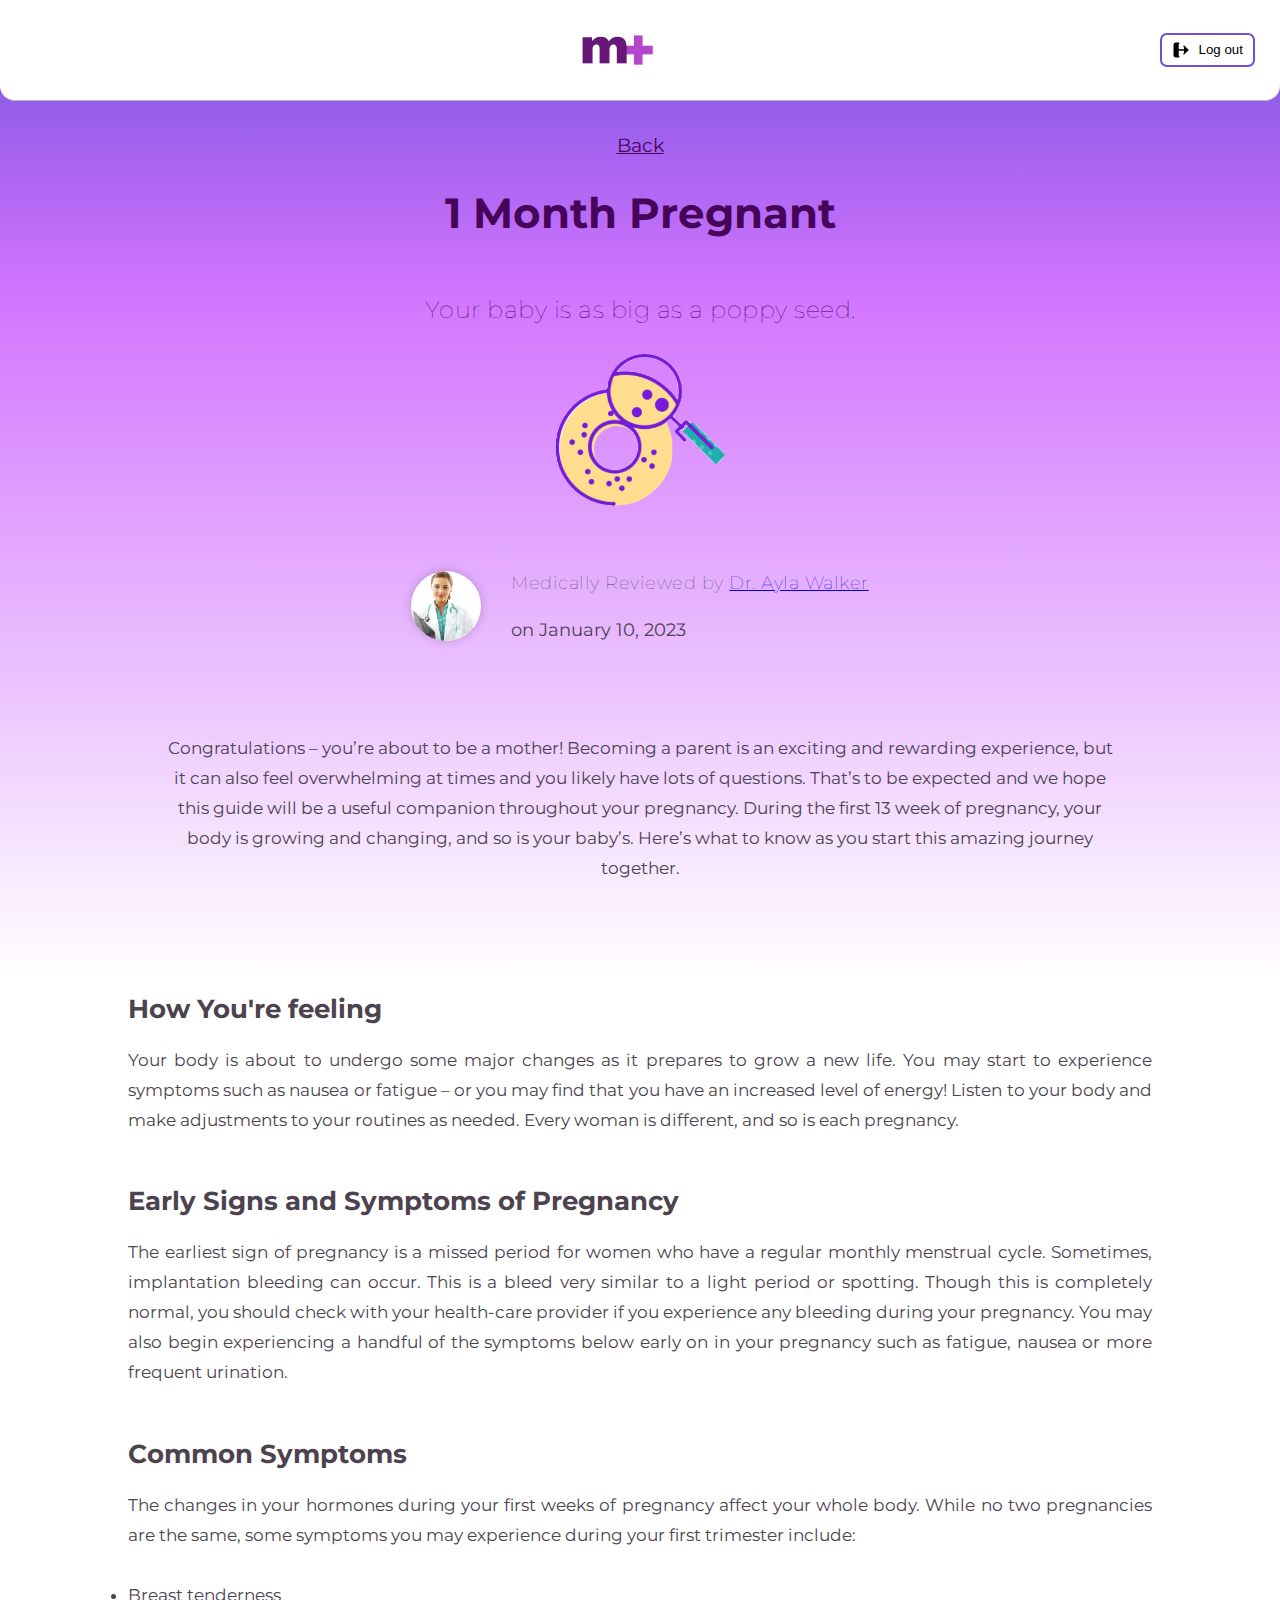
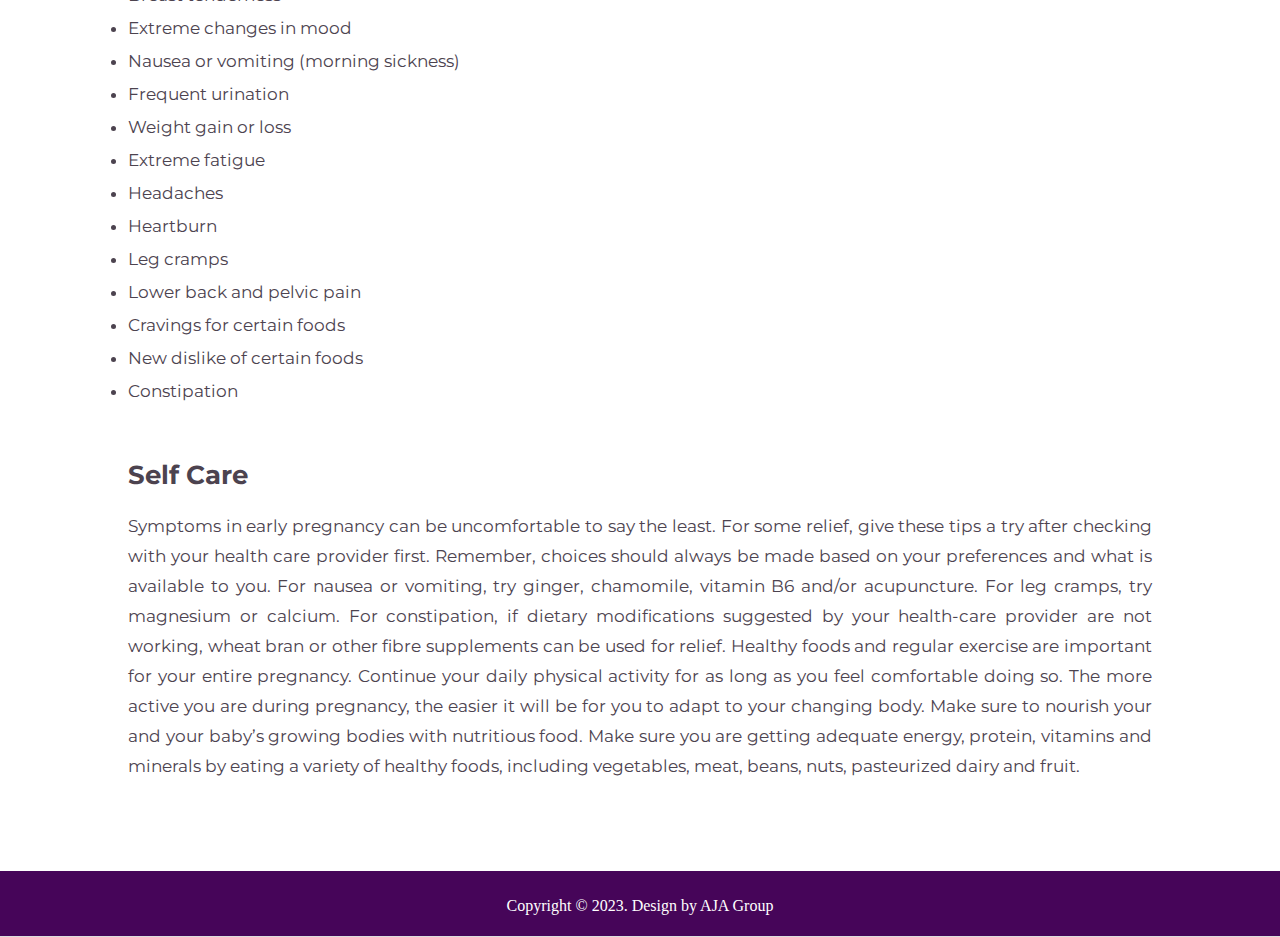
<file: index2-1.html>
<!DOCTYPE html>
<html lang="en">
<head>
      <meta charset="UTF-8">
      <meta http-equiv="X-UA-Compatible" content="IE=edge">
      <meta name="viewport" content="width=device-width, initial-scale=1.0">
      <title>Month 1 of Pregnancy</title>
      <link rel="stylesheet" href="css/style2-1.css">
      <link rel="stylesheet" href="https://cdnjs.cloudflare.com/ajax/libs/font-awesome/6.1.1/css/all.min.css" integrity="sha512-KfkfwYDsLkIlwQp6LFnl8zNdLGxu9YAA1QvwINks4PhcElQSvqcyVLLD9aMhXd13uQjoXtEKNosOWaZqXgel0g==" crossorigin="anonymous" referrerpolicy="no-referrer" />
</head>
<body>

  <!--=============================================
  =                NAVIGATION BAR                 =
  ==============================================-->
  <div class="wrapper site-header__wrapper">
    <nav class="nav">
      <div class="nav__toggle" aria-expanded="false" tabindex="0">
        <i class="fa-regular fa-bars"></i>
      </div>      
      <ul class="nav__wrapper">
        <span class="nav__item"><a href="index1.html">Home</a></span>
        <span class="nav__item"><a href="index2.html">Article Page</a></span>
        <span class="nav__item"><a href="index3.html">Due Date Calculator</a></span>
        <span class="nav__item"><a href="index4.html">Pregnancy BMI Calculator</a></span>
      </ul>
    </nav>
    <div class="logo-header">
      <img src="Assets/images/LOGO_.png">
    </div>
    <a href="index.html">
      <button class="signin-button" aria-label="Sign in">
        <svg xmlns="http://www.w3.org/2000/svg" width="24" height="24" viewBox="0 0 24 24" fill="none" stroke="currentColor" stroke-width="2" stroke-linecap="round" stroke-linejoin="round" class="feather feather-log-out"><path d="M9 21H5a2 2 0 0 1-2-2V5a2 2 0 0 1 2-2h4"></path><polyline points="16 17 21 12 16 7"></polyline><line x1="21" y1="12" x2="9" y2="12"></line></svg>
        <span>Log out</span>
      </button>
    </a>
</div>



  <!--=============================================
  =                ARTICLE HEADER                 =
  ==============================================-->
  <section class="post-header">
    <div class="post-container header-content">
      <!-- Back -->
      <a href="index2.html" class="back-home">Back</a>
      <!-- Title -->
      <h1 class="header-title">1 Month Pregnant</h1>
      <h3 class="header-desc">Your baby is as big as a poppy seed.</h3>
      <img src="Assets/images/months/one-2.png" alt="" class="header-img">
    </div>
  </section>

  <!--=============================================
  =                DOCTOR PROFILE                 =
  ==============================================-->
  <div class="wrapper-flex">
    <img src="Assets/images/doctor1.png" alt="" width="50" class="profile-wrapper">
    <div class="wrapper">
      <p class="h3">Medically Reviewed by <a href="#">Dr. Ayla Walker</a></p>
      <p class="text-sm">
        <time>on January 10, 2023</time>
      </p>
    </div>
  </div>
    
  <!--=============================================
  =                ARTICLE CONTENT                =
  ==============================================-->
  <div class="content">
    <div class="mid">
      Congratulations – you’re about to be a mother! Becoming a parent is an exciting and 
      rewarding experience, but it can also feel overwhelming at times and you likely have 
      lots of questions. That’s to be expected and we hope this guide will be a useful companion 
      throughout your pregnancy. During the first 13 week of pregnancy, your body is growing and 
      changing, and so is your baby’s. Here’s what to know as you start this amazing journey together.</div>
    <div class="text">
      <br><br>
      <h2>How You're feeling</h2>
      Your body is about to undergo some major changes as it prepares to grow a new life.
      You may start to experience symptoms such as nausea or fatigue – or you may find that 
      you have an increased level of energy! Listen to your body and make adjustments to your 
      routines as needed. Every woman is different, and so is each pregnancy.
      <br><br>
      <h2>Early Signs and Symptoms of Pregnancy</h2>
      The earliest sign of pregnancy is a missed period for women who have a regular monthly 
      menstrual cycle. Sometimes, implantation bleeding can occur. This is a bleed very 
      similar to a light period or spotting. Though this is completely normal, you should 
      check with your health-care provider if you experience any bleeding during your pregnancy.

      You may also begin experiencing a handful of the symptoms below early on in your 
      pregnancy such as fatigue, nausea or more frequent urination.
      <br><br>
      <h2>Common Symptoms</h2>
      The changes in your hormones during your first weeks of pregnancy affect your whole body. 
      While no two pregnancies are the same, some symptoms you may experience during your first 
      trimester include:<br><br>

      <li>Breast tenderness</li>
      <li>Extreme changes in mood</li>
      <li>Nausea or vomiting (morning sickness)</li>
      <li>Frequent urination</li>
      <li>Weight gain or loss</li>
      <li>Extreme fatigue</li>
      <li>Headaches</li>
      <li>Heartburn</li>
      <li>Leg cramps</li>
      <li>Lower back and pelvic pain</li>
      <li>Cravings for certain foods</li>
      <li>New dislike of certain foods</li>
      <li>Constipation</li>
      <br>
      <h2>Self Care</h2>
      Symptoms in early pregnancy can be uncomfortable to say the least. For some relief, 
      give these tips a try after checking with your health care provider first. Remember, 
      choices should always be made based on your preferences and what is available to you.

      For nausea or vomiting, try ginger, chamomile, vitamin B6 and/or acupuncture.
      For leg cramps, try magnesium or calcium.
      For constipation, if dietary modifications suggested by your health-care provider 
      are not working, wheat bran or other fibre supplements can be used for relief.
      Healthy foods and regular exercise are important for your entire pregnancy. 
      Continue your daily physical activity for as long as you feel comfortable doing so. 
      The more active you are during pregnancy, the easier it will be for you to adapt to 
      your changing body. Make sure to nourish your and your baby’s growing bodies with 
      nutritious food. Make sure you are getting adequate energy, protein, vitamins and 
      minerals by eating a variety of healthy foods, including vegetables, meat, beans, nuts, 
      pasteurized dairy and fruit.
      <br><br><br>
    </div>      
  </div>

  <!--=============================================
  =                    FOOTER                     =
  ==============================================-->
  <div id="footerwrap">
    <div class="container">
      <div class="footerwrap_row">
        <div class="col-md-8"> <span class="copyright">Copyright &copy; 2023. Design by AJA Group</a></span> </div>
        <div class="col-md-4">
      </div>
    </div>
  </div>

  <script src="js/script2-1.js"></script>
</body>
</html>
</file>
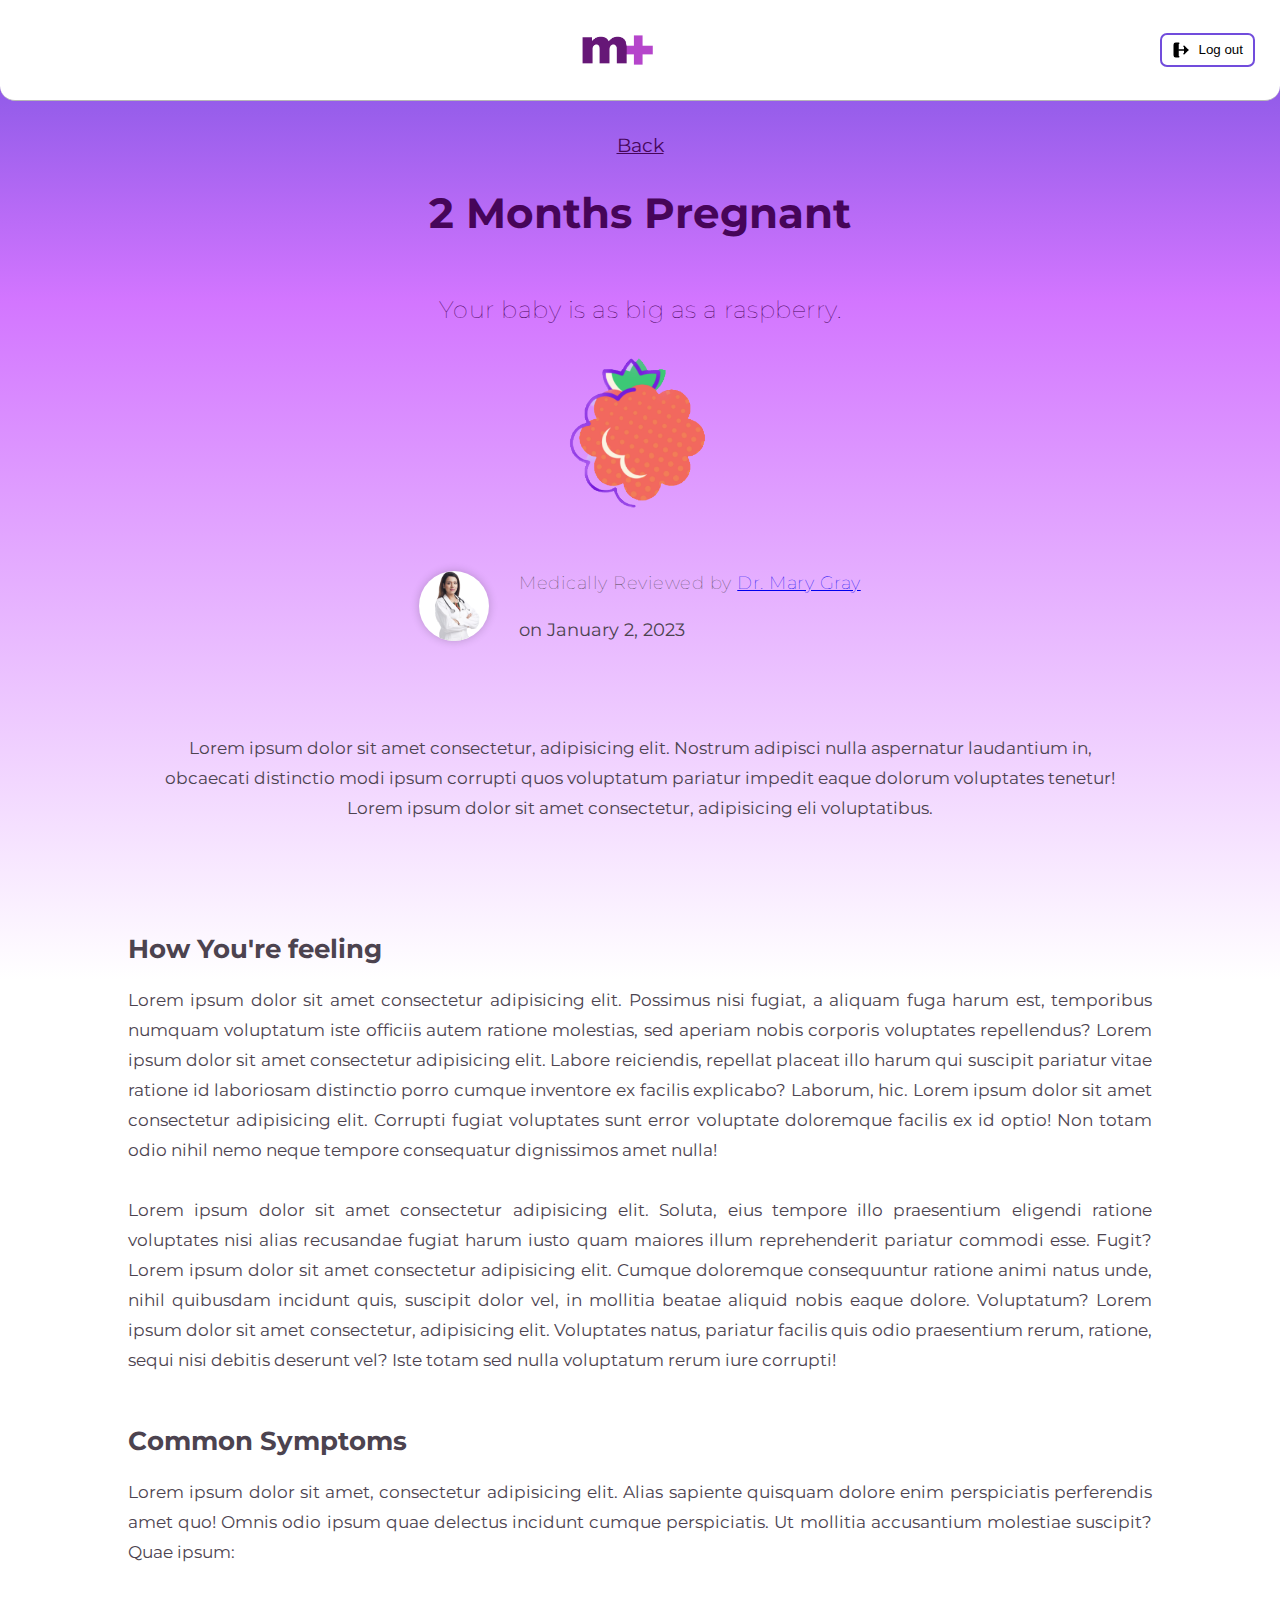
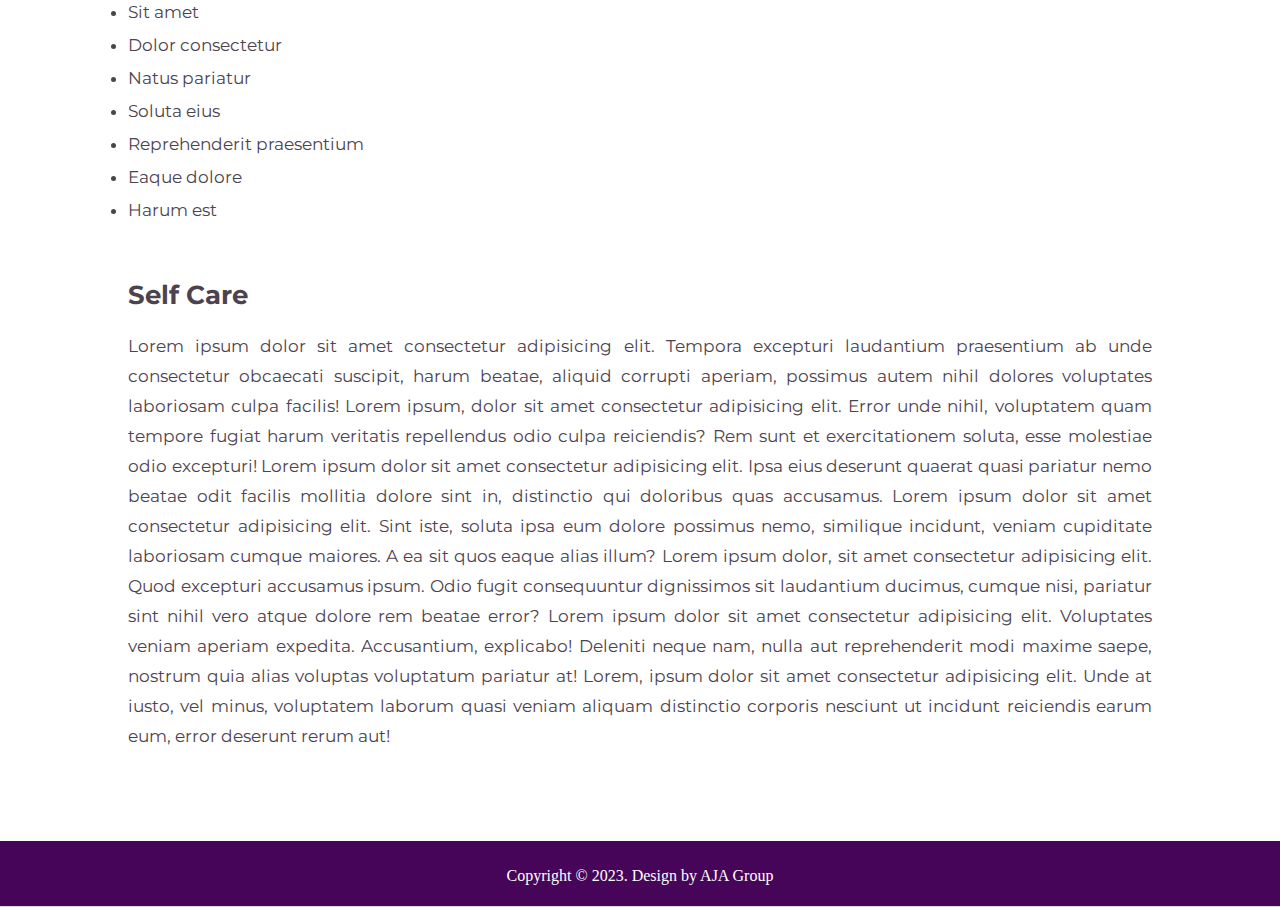
<file: index2-2.html>
<!DOCTYPE html>
<html lang="en">
<head>
      <meta charset="UTF-8">
      <meta http-equiv="X-UA-Compatible" content="IE=edge">
      <meta name="viewport" content="width=device-width, initial-scale=1.0">
      <title>Month 2 of Pregnancy</title>
      <link rel="stylesheet" href="css/style2-1.css">
      <link rel="stylesheet" href="https://cdnjs.cloudflare.com/ajax/libs/font-awesome/6.1.1/css/all.min.css" integrity="sha512-KfkfwYDsLkIlwQp6LFnl8zNdLGxu9YAA1QvwINks4PhcElQSvqcyVLLD9aMhXd13uQjoXtEKNosOWaZqXgel0g==" crossorigin="anonymous" referrerpolicy="no-referrer" />
</head>
<body>
  <!--=============================================
  =                NAVIGATION BAR                 =
  ==============================================-->
  <div class="wrapper site-header__wrapper">
    <nav class="nav">
      <div class="nav__toggle" aria-expanded="false" tabindex="0">
        <i class="fa-regular fa-bars"></i>
      </div>      
      <ul class="nav__wrapper">
        <span class="nav__item"><a href="index1.html">Home</a></span>
        <span class="nav__item"><a href="index2.html">Article Page</a></span>
        <span class="nav__item"><a href="index3.html">Due Date Calculator</a></span>
        <span class="nav__item"><a href="index4.html">BMI Calculator</a></span>
      </ul>
    </nav>
    <div class="logo-header">
      <img src="Assets/images/LOGO_.png">
    </div>
    <a href="index.html">
      <button class="signin-button" aria-label="Sign in">
        <svg xmlns="http://www.w3.org/2000/svg" width="24" height="24" viewBox="0 0 24 24" fill="none" stroke="currentColor" stroke-width="2" stroke-linecap="round" stroke-linejoin="round" class="feather feather-log-out"><path d="M9 21H5a2 2 0 0 1-2-2V5a2 2 0 0 1 2-2h4"></path><polyline points="16 17 21 12 16 7"></polyline><line x1="21" y1="12" x2="9" y2="12"></line></svg>
        <span>Log out</span>
      </button>
    </a>
</div>


  <!--=============================================
  =                ARTICLE HEADER                 =
  ==============================================-->
  <section class="post-header">
    <div class="post-container header-content">
      <!-- Back -->
      <a href="index2.html" class="back-home">Back</a>
      <!-- Title -->
      <h1 class="header-title">2 Months Pregnant</h1>
      <h3 class="header-desc">Your baby is as big as a raspberry.</h3>
      <img src="Assets/images/months/two-2.png" alt="" class="header-img">
    </div>
  </section>

  <!--=============================================
  =                DOCTOR PROFILE                 =
  ==============================================-->

  <div class="wrapper-flex">
    <img src="Assets/images/doctor2.png" alt="" width="50" class="profile-wrapper">

    <div class="wrapper">
      <p class="h3">Medically Reviewed by <a href="#">Dr. Mary Gray</a></p>

      <p class="text-sm">
        <time>on January 2, 2023</time>
      </p>
    </div>
  </div>
    
  <!--=============================================
  =                ARTICLE CONTENT                =
  ==============================================-->
  <div class="content">
    <div class="mid">
    Lorem ipsum dolor sit amet consectetur, adipisicing elit. Nostrum adipisci nulla aspernatur laudantium in, 
    obcaecati distinctio modi ipsum corrupti quos voluptatum pariatur impedit
    eaque dolorum voluptates tenetur! Lorem ipsum dolor sit amet consectetur, adipisicing eli voluptatibus.</div>
    <div class="text">
      <br><br>
      <h2>How You're feeling</h2>

      Lorem ipsum dolor sit amet consectetur adipisicing elit. Possimus nisi fugiat, a aliquam fuga 
      harum est, temporibus numquam voluptatum iste officiis autem ratione molestias, sed aperiam nobis 
      corporis voluptates repellendus? Lorem ipsum dolor sit amet consectetur adipisicing elit. Labore 
      reiciendis, repellat placeat illo harum qui suscipit pariatur vitae ratione id laboriosam distinctio 
      porro cumque inventore ex facilis explicabo? Laborum, hic. Lorem ipsum dolor sit amet consectetur 
      adipisicing elit. Corrupti fugiat voluptates sunt error voluptate doloremque facilis ex id optio!
      Non totam odio nihil nemo neque tempore consequatur dignissimos amet nulla!
      <br><br>

      Lorem ipsum dolor sit amet consectetur adipisicing elit. Soluta, eius tempore illo praesentium 
      eligendi ratione voluptates nisi alias recusandae fugiat harum iusto quam maiores illum reprehenderit 
      pariatur commodi esse. Fugit? Lorem ipsum dolor sit amet consectetur adipisicing elit. Cumque doloremque
      consequuntur ratione animi natus unde, nihil quibusdam incidunt quis, suscipit dolor vel, in mollitia 
      beatae aliquid nobis eaque dolore. Voluptatum?
      
      Lorem ipsum dolor sit amet consectetur, adipisicing elit. Voluptates natus, pariatur facilis quis 
      odio praesentium rerum, ratione, sequi nisi debitis deserunt vel? Iste totam sed nulla voluptatum rerum iure corrupti!
      <br><br>
      <h2>Common Symptoms</h2>
      Lorem ipsum dolor sit amet, consectetur adipisicing elit. Alias sapiente quisquam dolore enim perspiciatis perferendis 
      amet quo! Omnis odio ipsum quae delectus incidunt cumque perspiciatis. Ut mollitia accusantium molestiae suscipit?
      Quae ipsum:<br><br>

      <li>Sit amet</li>
      <li>Dolor consectetur</li>
      <li>Natus pariatur</li>
      <li>Soluta eius</li>
      <li>Reprehenderit praesentium</li>
      <li>Eaque dolore</li>
      <li>Harum est</li>
      <br>
      <h2>Self Care</h2>
      Lorem ipsum dolor sit amet consectetur adipisicing elit. Tempora excepturi laudantium 
      praesentium ab unde consectetur obcaecati suscipit, harum beatae, aliquid corrupti aperiam, 
      possimus autem nihil dolores voluptates laboriosam culpa facilis! Lorem ipsum, dolor sit amet 
      consectetur adipisicing elit. Error unde nihil, voluptatem quam tempore fugiat harum veritatis 
      repellendus odio culpa reiciendis? Rem sunt et exercitationem soluta, esse molestiae odio 
      excepturi! Lorem ipsum dolor sit amet consectetur adipisicing elit. Ipsa eius deserunt quaerat 
      quasi pariatur nemo beatae odit facilis mollitia dolore sint in, distinctio qui doloribus quas accusamus.

      Lorem ipsum dolor sit amet consectetur adipisicing elit. Sint iste, soluta ipsa eum dolore possimus nemo, 
      similique incidunt, veniam cupiditate laboriosam cumque maiores. A ea sit quos eaque alias illum? Lorem 
      ipsum dolor, sit amet consectetur adipisicing elit. Quod excepturi accusamus ipsum. Odio fugit consequuntur 
      dignissimos sit laudantium ducimus, cumque nisi, pariatur sint nihil vero atque dolore rem beatae error?
      Lorem ipsum dolor sit amet consectetur adipisicing elit. Voluptates veniam aperiam expedita. Accusantium, 
      explicabo! Deleniti neque nam, nulla aut reprehenderit modi maxime saepe, nostrum quia alias voluptas 
      voluptatum pariatur at! Lorem, ipsum dolor sit amet consectetur adipisicing elit. Unde at iusto, vel minus, 
      voluptatem laborum quasi veniam aliquam distinctio corporis nesciunt ut incidunt reiciendis earum eum, error 
      deserunt rerum aut!
      <br><br><br>
    </div>  
  </div>

  <!--=============================================
  =                    FOOTER                     =
  ==============================================-->
  <div id="footerwrap">
    <div class="container">
      <div class="footerwrap_row">
        <div class="col-md-8"> <span class="copyright">Copyright &copy; 2023. Design by AJA Group</a></span> </div>
        <div class="col-md-4">
      </div>
    </div>
  </div>
  
  <script src="js/script2-1.js"></script>
</body>
</html>
</file>
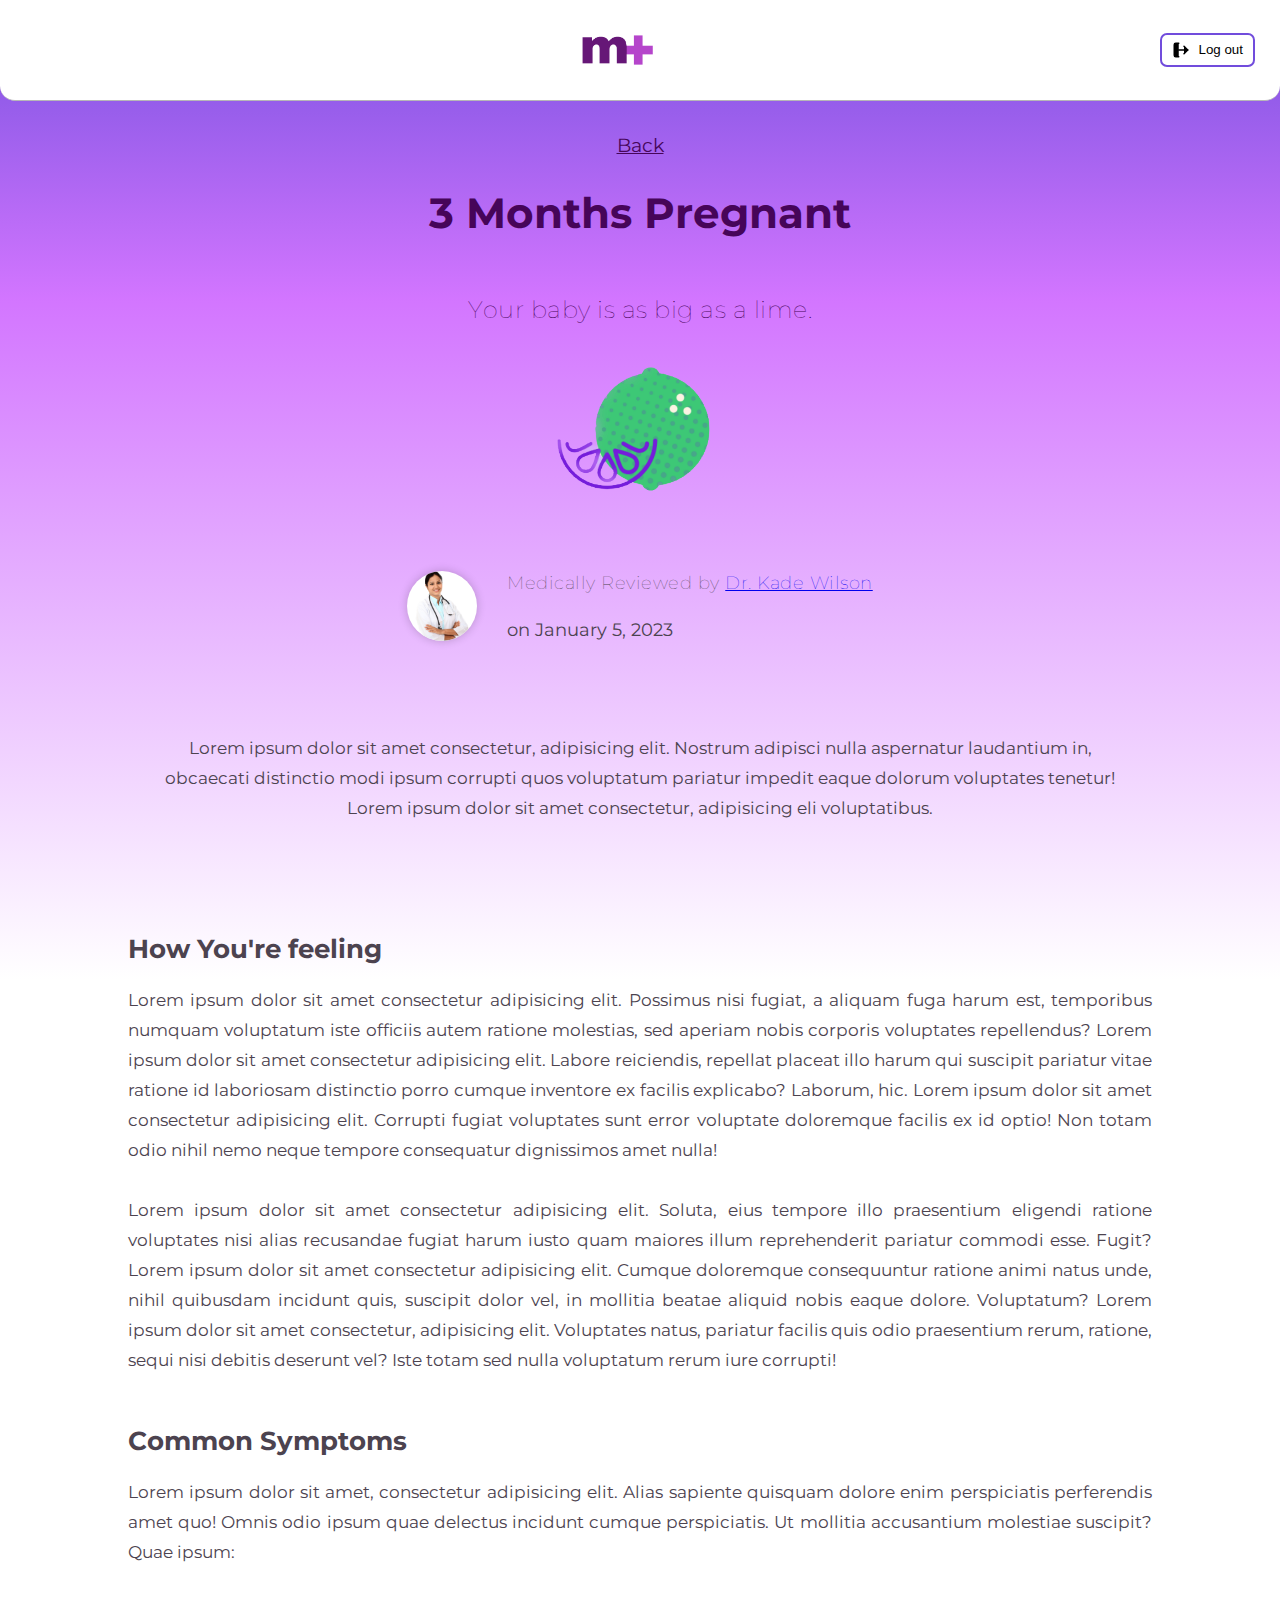
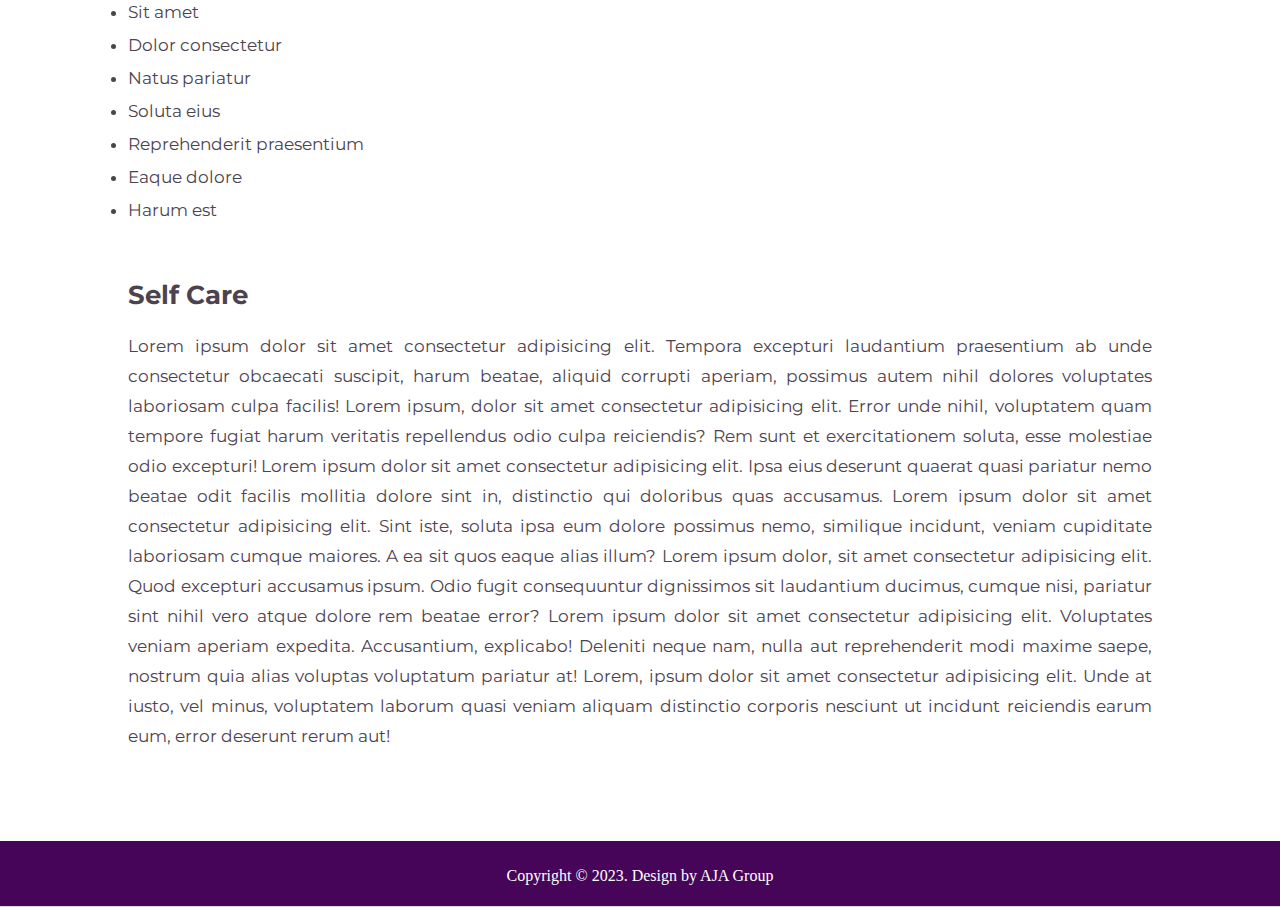
<file: index2-3.html>
<!DOCTYPE html>
<html lang="en">
<head>
  <meta charset="UTF-8">
  <meta http-equiv="X-UA-Compatible" content="IE=edge">
  <meta name="viewport" content="width=device-width, initial-scale=1.0">
  <title>Month 3 of Pregnancy</title>
  <link rel="stylesheet" href="css/style2-1.css">
  <link rel="stylesheet" href="https://cdnjs.cloudflare.com/ajax/libs/font-awesome/6.1.1/css/all.min.css" integrity="sha512-KfkfwYDsLkIlwQp6LFnl8zNdLGxu9YAA1QvwINks4PhcElQSvqcyVLLD9aMhXd13uQjoXtEKNosOWaZqXgel0g==" crossorigin="anonymous" referrerpolicy="no-referrer" />
</head>
<body>

  <!--=============================================
  =                NAVIGATION BAR                 =
  ==============================================-->
  <div class="wrapper site-header__wrapper">
    <nav class="nav">
      <div class="nav__toggle" aria-expanded="false" tabindex="0">
        <i class="fa-regular fa-bars"></i>
      </div>      
      <ul class="nav__wrapper">
        <span class="nav__item"><a href="index1.html">Home</a></span>
        <span class="nav__item"><a href="index2.html">Article Page</a></span>
        <span class="nav__item"><a href="index3.html">Due Date Calculator</a></span>
        <span class="nav__item"><a href="index4.html">BMI Calculator</a></span>
      </ul>
    </nav>
    <div class="logo-header">
      <img src="Assets/images/LOGO_.png">
    </div>
    <a href="index.html">
      <button class="signin-button" aria-label="Sign in">
        <svg xmlns="http://www.w3.org/2000/svg" width="24" height="24" viewBox="0 0 24 24" fill="none" stroke="currentColor" stroke-width="2" stroke-linecap="round" stroke-linejoin="round" class="feather feather-log-out"><path d="M9 21H5a2 2 0 0 1-2-2V5a2 2 0 0 1 2-2h4"></path><polyline points="16 17 21 12 16 7"></polyline><line x1="21" y1="12" x2="9" y2="12"></line></svg>
        <span>Log out</span>
      </button>
    </a>
</div>

  <!--=============================================
  =                ARTICLE HEADER                 =
  ==============================================-->
  <section class="post-header">
    <div class="post-container header-content">
      <!-- Back -->
      <a href="index2.html" class="back-home">Back</a>
      <!-- Title -->
      <h1 class="header-title">3 Months Pregnant</h1>
      <h3 class="header-desc">Your baby is as big as a lime.</h3>
      <img src="Assets/images/months/three-2.png" alt="" class="header-img">
    </div>
  </section>


  <!--=============================================
  =                DOCTOR PROFILE                 =
  ==============================================-->
  <div class="wrapper-flex">
    <img src="Assets/images/doctor3.png" alt="" width="50" class="profile-wrapper">
    <div class="wrapper">
      <p class="h3">Medically Reviewed by <a href="#">Dr. Kade Wilson</a></p>
      <p class="text-sm">
        <time>on January 5, 2023</time>
      </p>
    </div>
  </div>
  

  <!--=============================================
  =                ARTICLE CONTENT                =
  ==============================================-->
  <div class="content">
    <div class="mid">
    Lorem ipsum dolor sit amet consectetur, adipisicing elit. Nostrum adipisci nulla aspernatur laudantium in, 
    obcaecati distinctio modi ipsum corrupti quos voluptatum pariatur impedit
    eaque dolorum voluptates tenetur! Lorem ipsum dolor sit amet consectetur, adipisicing eli voluptatibus.</div>
    <div class="text">
        <br><br>
        <h2>How You're feeling</h2>

        Lorem ipsum dolor sit amet consectetur adipisicing elit. Possimus nisi fugiat, a aliquam fuga 
        harum est, temporibus numquam voluptatum iste officiis autem ratione molestias, sed aperiam nobis 
        corporis voluptates repellendus? Lorem ipsum dolor sit amet consectetur adipisicing elit. Labore 
        reiciendis, repellat placeat illo harum qui suscipit pariatur vitae ratione id laboriosam distinctio 
        porro cumque inventore ex facilis explicabo? Laborum, hic. Lorem ipsum dolor sit amet consectetur 
        adipisicing elit. Corrupti fugiat voluptates sunt error voluptate doloremque facilis ex id optio!
        Non totam odio nihil nemo neque tempore consequatur dignissimos amet nulla!
        <br><br>

        Lorem ipsum dolor sit amet consectetur adipisicing elit. Soluta, eius tempore illo praesentium 
        eligendi ratione voluptates nisi alias recusandae fugiat harum iusto quam maiores illum reprehenderit 
        pariatur commodi esse. Fugit? Lorem ipsum dolor sit amet consectetur adipisicing elit. Cumque doloremque
        consequuntur ratione animi natus unde, nihil quibusdam incidunt quis, suscipit dolor vel, in mollitia 
        beatae aliquid nobis eaque dolore. Voluptatum?
        
        Lorem ipsum dolor sit amet consectetur, adipisicing elit. Voluptates natus, pariatur facilis quis 
        odio praesentium rerum, ratione, sequi nisi debitis deserunt vel? Iste totam sed nulla voluptatum rerum iure corrupti!
        <br><br>
        <h2>Common Symptoms</h2>
        Lorem ipsum dolor sit amet, consectetur adipisicing elit. Alias sapiente quisquam dolore enim perspiciatis perferendis 
        amet quo! Omnis odio ipsum quae delectus incidunt cumque perspiciatis. Ut mollitia accusantium molestiae suscipit?
        Quae ipsum:<br><br>

        <li>Sit amet</li>
        <li>Dolor consectetur</li>
        <li>Natus pariatur</li>
        <li>Soluta eius</li>
        <li>Reprehenderit praesentium</li>
        <li>Eaque dolore</li>
        <li>Harum est</li>
        <br>
        <h2>Self Care</h2>
        Lorem ipsum dolor sit amet consectetur adipisicing elit. Tempora excepturi laudantium 
        praesentium ab unde consectetur obcaecati suscipit, harum beatae, aliquid corrupti aperiam, 
        possimus autem nihil dolores voluptates laboriosam culpa facilis! Lorem ipsum, dolor sit amet 
        consectetur adipisicing elit. Error unde nihil, voluptatem quam tempore fugiat harum veritatis 
        repellendus odio culpa reiciendis? Rem sunt et exercitationem soluta, esse molestiae odio 
        excepturi! Lorem ipsum dolor sit amet consectetur adipisicing elit. Ipsa eius deserunt quaerat 
        quasi pariatur nemo beatae odit facilis mollitia dolore sint in, distinctio qui doloribus quas accusamus.

        Lorem ipsum dolor sit amet consectetur adipisicing elit. Sint iste, soluta ipsa eum dolore possimus nemo, 
        similique incidunt, veniam cupiditate laboriosam cumque maiores. A ea sit quos eaque alias illum? Lorem 
        ipsum dolor, sit amet consectetur adipisicing elit. Quod excepturi accusamus ipsum. Odio fugit consequuntur 
        dignissimos sit laudantium ducimus, cumque nisi, pariatur sint nihil vero atque dolore rem beatae error?
        Lorem ipsum dolor sit amet consectetur adipisicing elit. Voluptates veniam aperiam expedita. Accusantium, 
        explicabo! Deleniti neque nam, nulla aut reprehenderit modi maxime saepe, nostrum quia alias voluptas 
        voluptatum pariatur at! Lorem, ipsum dolor sit amet consectetur adipisicing elit. Unde at iusto, vel minus, 
        voluptatem laborum quasi veniam aliquam distinctio corporis nesciunt ut incidunt reiciendis earum eum, error 
        deserunt rerum aut!
        <br><br><br>
    </div> 
  </div>

  <!--=============================================
  =                    FOOTER                     =
  ==============================================-->
  <div id="footerwrap">
    <div class="container">
      <div class="footerwrap_row">
        <div class="col-md-8"> <span class="copyright">Copyright &copy; 2023. Design by AJA Group</a></span> </div>
        <div class="col-md-4">
      </div>
    </div>
  </div>

  <script src="js/script2-1.js"></script>
</body>
</html>
</file>
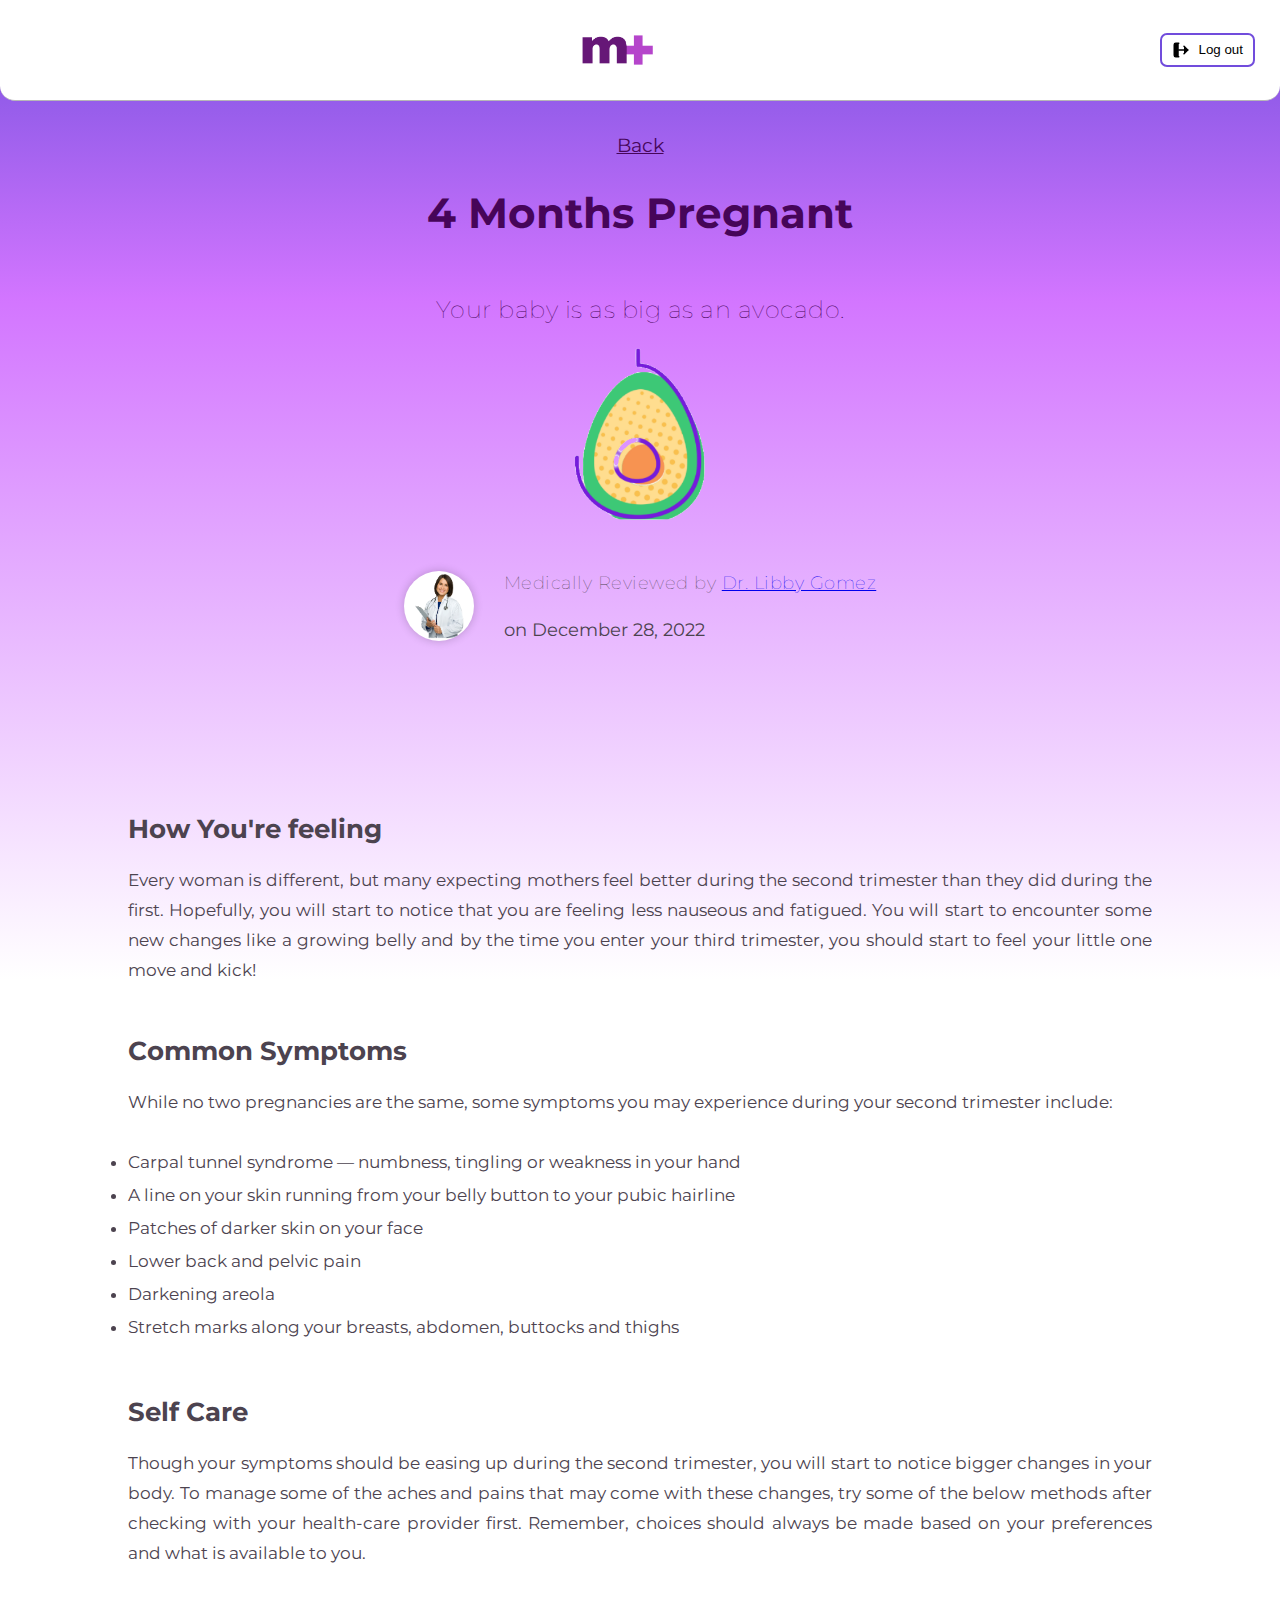
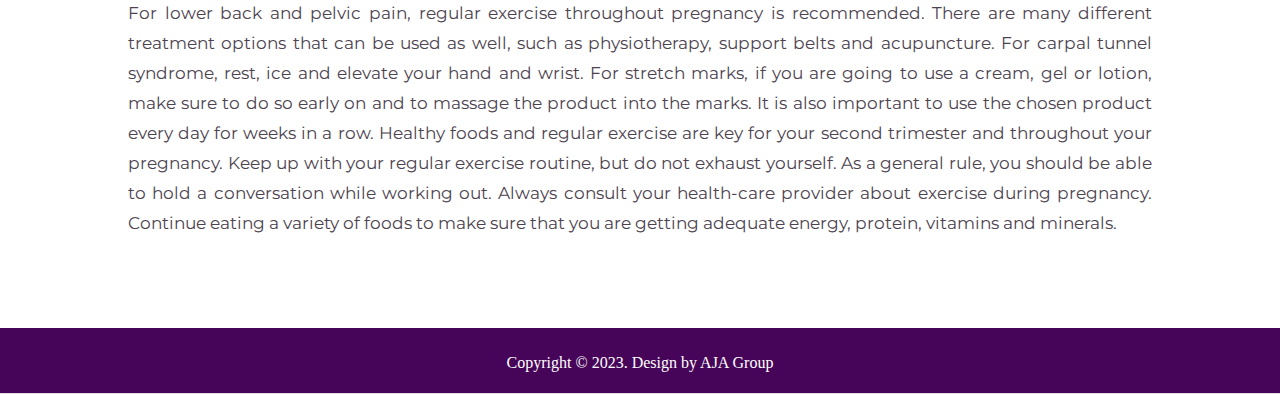
<file: index2-4.html>
<!DOCTYPE html>
<html lang="en">
<head>
  <meta charset="UTF-8">
  <meta http-equiv="X-UA-Compatible" content="IE=edge">
  <meta name="viewport" content="width=device-width, initial-scale=1.0">
  <title>Month 4 of Pregnancy</title>
  <link rel="stylesheet" href="css/style2-1.css">
  <link rel="stylesheet" href="https://cdnjs.cloudflare.com/ajax/libs/font-awesome/6.1.1/css/all.min.css" integrity="sha512-KfkfwYDsLkIlwQp6LFnl8zNdLGxu9YAA1QvwINks4PhcElQSvqcyVLLD9aMhXd13uQjoXtEKNosOWaZqXgel0g==" crossorigin="anonymous" referrerpolicy="no-referrer" />
</head>
<body>

  <!--=============================================
  =                NAVIGATION BAR                 =
  ==============================================-->
  <div class="wrapper site-header__wrapper">
    <nav class="nav">
      <div class="nav__toggle" aria-expanded="false" tabindex="0">
        <i class="fa-regular fa-bars"></i>
      </div>      
      <ul class="nav__wrapper">
        <span class="nav__item"><a href="index1.html">Home</a></span>
        <span class="nav__item"><a href="index2.html">Article Page</a></span>
        <span class="nav__item"><a href="index3.html">Due Date Calculator</a></span>
        <span class="nav__item"><a href="index4.html">BMI Calculator</a></span>
      </ul>
    </nav>
    <div class="logo-header">
      <img src="Assets/images/LOGO_.png">
    </div>
    <a href="index.html">
      <button class="signin-button" aria-label="Sign in">
        <svg xmlns="http://www.w3.org/2000/svg" width="24" height="24" viewBox="0 0 24 24" fill="none" stroke="currentColor" stroke-width="2" stroke-linecap="round" stroke-linejoin="round" class="feather feather-log-out"><path d="M9 21H5a2 2 0 0 1-2-2V5a2 2 0 0 1 2-2h4"></path><polyline points="16 17 21 12 16 7"></polyline><line x1="21" y1="12" x2="9" y2="12"></line></svg>
        <span>Log out</span>
      </button>
    </a>
</div>


  <!--=============================================
  =                ARTICLE HEADER                 =
  ==============================================-->
  <section class="post-header">
    <div class="post-container header-content">
      <!-- Back -->
      <a href="index2.html" class="back-home">Back</a>
      <!-- Title -->
      <h1 class="header-title">4 Months Pregnant</h1>
      <h3 class="header-desc">Your baby is as big as an avocado.</h3>
      <img src="Assets/images/months/four-2.png" alt="" class="header-img">
    </div>
  </section>

  <!--=============================================
  =                DOCTOR PROFILE                 =
  ==============================================-->
  <div class="wrapper-flex">
    <img src="Assets/images/doctor4.png" alt="" width="50" class="profile-wrapper">
    <div class="wrapper">
      <p class="h3">Medically Reviewed by <a href="#">Dr. Libby Gomez</a></p>
      <p class="text-sm">
        <time>on December 28, 2022</time>
      </p>
    </div>
  </div>
  
  <!--=============================================
  =                ARTICLE CONTENT                =
  ==============================================-->
  <div class="content">
    <div class="text">
        <br><br>
        <h2>How You're feeling</h2>
        Every woman is different, but many expecting mothers feel better during the 
        second trimester than they did during the first. Hopefully, you will start 
        to notice that you are feeling less nauseous and fatigued.

        You will start to encounter some new changes like a growing belly and by 
        the time you enter your third trimester, you should start to feel your 
        little one move and kick!
        <br><br>
        <h2>Common Symptoms</h2>
        While no two pregnancies are the same, some symptoms you may experience 
        during your second trimester include:<br><br>

        <li>Carpal tunnel syndrome — numbness, tingling or weakness in your hand</li>
        <li>A line on your skin running from your belly button to your pubic hairline</li>
        <li>Patches of darker skin on your face</li>
        <li>Lower back and pelvic pain</li>
        <li>Darkening areola</li>
        <li>Stretch marks along your breasts, abdomen, buttocks and thighs</li>
        <br>
        <h2>Self Care</h2>
        Though your symptoms should be easing up during the second trimester, 
        you will start to notice bigger changes in your body. To manage some of 
        the aches and pains that may come with these changes, try some of the 
        below methods after checking with your health-care provider first. 
        Remember, choices should always be made based on your preferences and 
        what is available to you.<br><br>
        
        For lower back and pelvic pain, regular exercise throughout pregnancy 
        is recommended. There are many different treatment options that can be 
        used as well, such as physiotherapy, support belts and acupuncture.
        For carpal tunnel syndrome, rest, ice and elevate your hand and wrist.
        For stretch marks, if you are going to use a cream, gel or lotion, make 
        sure to do so early on and to massage the product into the marks. 
        It is also important to use the chosen product every day for weeks in a row.
        Healthy foods and regular exercise are key for your second trimester 
        and throughout your pregnancy. Keep up with your regular exercise 
        routine, but do not exhaust yourself. As a general rule, you should 
        be able to hold a conversation while working out. Always consult your 
        health-care provider about exercise during pregnancy. Continue eating 
        a variety of foods to make sure that you are getting adequate energy, 
        protein, vitamins and minerals.
        <br><br><br>
    </div> 
  </div>

  <!--=============================================
  =                    FOOTER                     =
  ==============================================-->
  <div id="footerwrap">
    <div class="container">
      <div class="footerwrap_row">
        <div class="col-md-8"> <span class="copyright">Copyright &copy; 2023. Design by AJA Group</a></span> </div>
        <div class="col-md-4">
      </div>
    </div>
  </div>

  <script src="js/script2-1.js"></script>
</body>
</html>
</file>
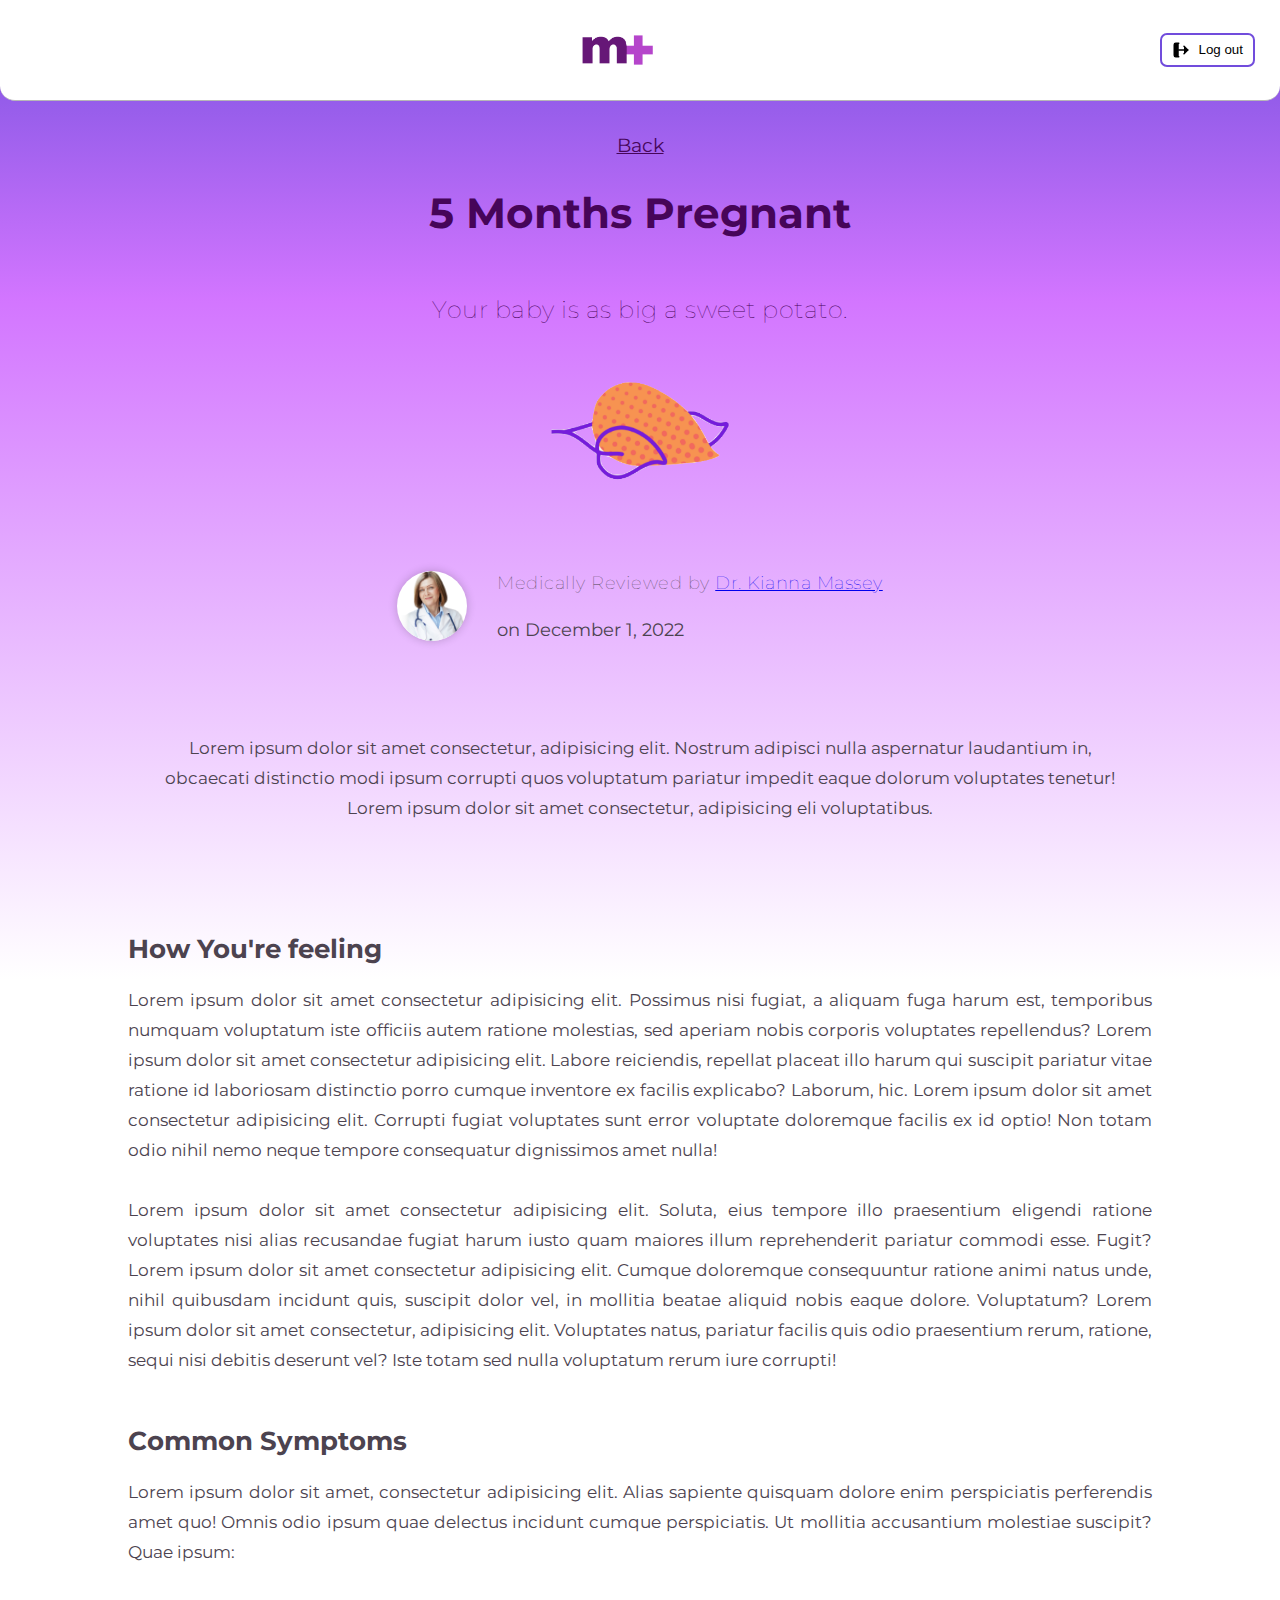
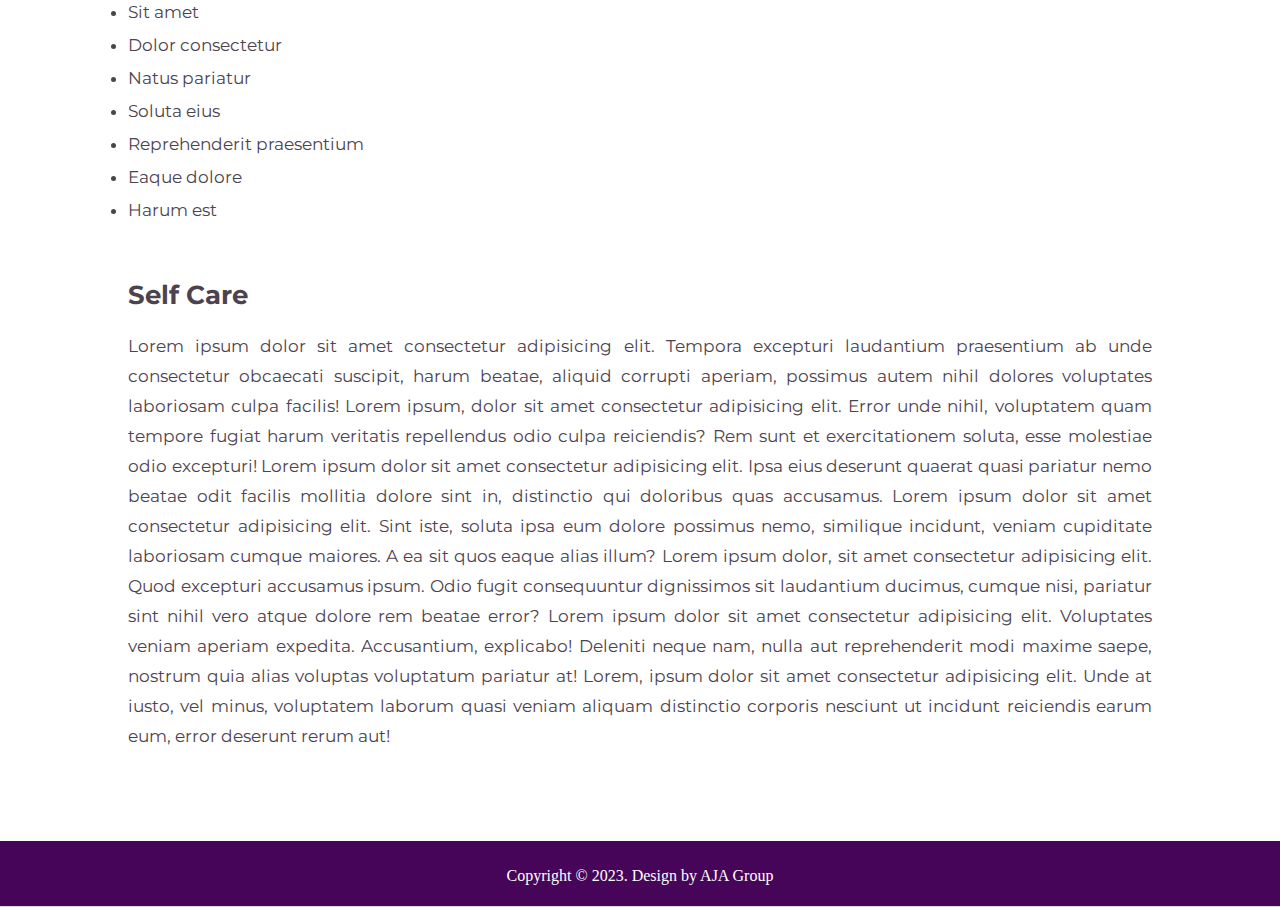
<file: index2-5.html>
<!DOCTYPE html>
<html lang="en">
<head>
  <meta charset="UTF-8">
  <meta http-equiv="X-UA-Compatible" content="IE=edge">
  <meta name="viewport" content="width=device-width, initial-scale=1.0">
  <title>Month 5 of Pregnancy</title>
  <link rel="stylesheet" href="css/style2-1.css">
  <link rel="stylesheet" href="https://cdnjs.cloudflare.com/ajax/libs/font-awesome/6.1.1/css/all.min.css" integrity="sha512-KfkfwYDsLkIlwQp6LFnl8zNdLGxu9YAA1QvwINks4PhcElQSvqcyVLLD9aMhXd13uQjoXtEKNosOWaZqXgel0g==" crossorigin="anonymous" referrerpolicy="no-referrer" />
</head>
<body>

  <!--=============================================
  =                NAVIGATION BAR                 =
  ==============================================-->
  <div class="wrapper site-header__wrapper">
    <nav class="nav">
      <div class="nav__toggle" aria-expanded="false" tabindex="0">
        <i class="fa-regular fa-bars"></i>
      </div>      
      <ul class="nav__wrapper">
        <span class="nav__item"><a href="index1.html">Home</a></span>
        <span class="nav__item"><a href="index2.html">Article Page</a></span>
        <span class="nav__item"><a href="index3.html">Due Date Calculator</a></span>
        <span class="nav__item"><a href="index4.html">BMI Calculator</a></span>
      </ul>
    </nav>
    <div class="logo-header">
      <img src="Assets/images/LOGO_.png">
    </div>
    <a href="index.html">
      <button class="signin-button" aria-label="Sign in">
        <svg xmlns="http://www.w3.org/2000/svg" width="24" height="24" viewBox="0 0 24 24" fill="none" stroke="currentColor" stroke-width="2" stroke-linecap="round" stroke-linejoin="round" class="feather feather-log-out"><path d="M9 21H5a2 2 0 0 1-2-2V5a2 2 0 0 1 2-2h4"></path><polyline points="16 17 21 12 16 7"></polyline><line x1="21" y1="12" x2="9" y2="12"></line></svg>
        <span>Log out</span>
      </button>
    </a>
</div>

  <!--=============================================
  =                ARTICLE HEADER                 =
  ==============================================-->
  <section class="post-header">
    <div class="post-container header-content">
      <!-- Back -->
      <a href="index2.html" class="back-home">Back</a>
      <!-- Title -->
      <h1 class="header-title">5 Months Pregnant</h1>
      <h3 class="header-desc">Your baby is as big a sweet potato.</h3>
      <img src="Assets/images/months/five-2.png" alt="" class="header-img">
    </div>
  </section>

  <!--=============================================
  =                DOCTOR PROFILE                 =
  ==============================================-->
  <div class="wrapper-flex">
    <img src="Assets/images/doctor5.png" alt="" width="50" class="profile-wrapper">
    <div class="wrapper">
      <p class="h3">Medically Reviewed by <a href="#">Dr. Kianna Massey</a></p>
      <p class="text-sm">
        <time>on December 1, 2022</time>
      </p>
    </div>
  </div>
      
  <!--=============================================
  =                ARTICLE CONTENT                =
  ==============================================-->
  <div class="content">
    <div class="mid">
        Lorem ipsum dolor sit amet consectetur, adipisicing elit. Nostrum adipisci nulla aspernatur laudantium in, 
        obcaecati distinctio modi ipsum corrupti quos voluptatum pariatur impedit
        eaque dolorum voluptates tenetur! Lorem ipsum dolor sit amet consectetur, adipisicing eli voluptatibus.</div>
    <div class="text">
        <br><br>
        <h2>How You're feeling</h2>

        Lorem ipsum dolor sit amet consectetur adipisicing elit. Possimus nisi fugiat, a aliquam fuga 
        harum est, temporibus numquam voluptatum iste officiis autem ratione molestias, sed aperiam nobis 
        corporis voluptates repellendus? Lorem ipsum dolor sit amet consectetur adipisicing elit. Labore 
        reiciendis, repellat placeat illo harum qui suscipit pariatur vitae ratione id laboriosam distinctio 
        porro cumque inventore ex facilis explicabo? Laborum, hic. Lorem ipsum dolor sit amet consectetur 
        adipisicing elit. Corrupti fugiat voluptates sunt error voluptate doloremque facilis ex id optio!
        Non totam odio nihil nemo neque tempore consequatur dignissimos amet nulla!
        <br><br>

        Lorem ipsum dolor sit amet consectetur adipisicing elit. Soluta, eius tempore illo praesentium 
        eligendi ratione voluptates nisi alias recusandae fugiat harum iusto quam maiores illum reprehenderit 
        pariatur commodi esse. Fugit? Lorem ipsum dolor sit amet consectetur adipisicing elit. Cumque doloremque
        consequuntur ratione animi natus unde, nihil quibusdam incidunt quis, suscipit dolor vel, in mollitia 
        beatae aliquid nobis eaque dolore. Voluptatum?
        
        Lorem ipsum dolor sit amet consectetur, adipisicing elit. Voluptates natus, pariatur facilis quis 
        odio praesentium rerum, ratione, sequi nisi debitis deserunt vel? Iste totam sed nulla voluptatum rerum iure corrupti!
        <br><br>
        <h2>Common Symptoms</h2>
        Lorem ipsum dolor sit amet, consectetur adipisicing elit. Alias sapiente quisquam dolore enim perspiciatis perferendis 
        amet quo! Omnis odio ipsum quae delectus incidunt cumque perspiciatis. Ut mollitia accusantium molestiae suscipit?
        Quae ipsum:<br><br>

        <li>Sit amet</li>
        <li>Dolor consectetur</li>
        <li>Natus pariatur</li>
        <li>Soluta eius</li>
        <li>Reprehenderit praesentium</li>
        <li>Eaque dolore</li>
        <li>Harum est</li>
        <br>
        <h2>Self Care</h2>
        Lorem ipsum dolor sit amet consectetur adipisicing elit. Tempora excepturi laudantium 
        praesentium ab unde consectetur obcaecati suscipit, harum beatae, aliquid corrupti aperiam, 
        possimus autem nihil dolores voluptates laboriosam culpa facilis! Lorem ipsum, dolor sit amet 
        consectetur adipisicing elit. Error unde nihil, voluptatem quam tempore fugiat harum veritatis 
        repellendus odio culpa reiciendis? Rem sunt et exercitationem soluta, esse molestiae odio 
        excepturi! Lorem ipsum dolor sit amet consectetur adipisicing elit. Ipsa eius deserunt quaerat 
        quasi pariatur nemo beatae odit facilis mollitia dolore sint in, distinctio qui doloribus quas accusamus.

        Lorem ipsum dolor sit amet consectetur adipisicing elit. Sint iste, soluta ipsa eum dolore possimus nemo, 
        similique incidunt, veniam cupiditate laboriosam cumque maiores. A ea sit quos eaque alias illum? Lorem 
        ipsum dolor, sit amet consectetur adipisicing elit. Quod excepturi accusamus ipsum. Odio fugit consequuntur 
        dignissimos sit laudantium ducimus, cumque nisi, pariatur sint nihil vero atque dolore rem beatae error?
        Lorem ipsum dolor sit amet consectetur adipisicing elit. Voluptates veniam aperiam expedita. Accusantium, 
        explicabo! Deleniti neque nam, nulla aut reprehenderit modi maxime saepe, nostrum quia alias voluptas 
        voluptatum pariatur at! Lorem, ipsum dolor sit amet consectetur adipisicing elit. Unde at iusto, vel minus, 
        voluptatem laborum quasi veniam aliquam distinctio corporis nesciunt ut incidunt reiciendis earum eum, error 
        deserunt rerum aut!
        <br><br><br>
    </div>   
  </div>


  <!--=============================================
  =                    FOOTER                     =
  ==============================================-->
  <div id="footerwrap">
    <div class="container">
      <div class="footerwrap_row">
        <div class="col-md-8"> <span class="copyright">Copyright &copy; 2023. Design by AJA Group</a></span> </div>
        <div class="col-md-4">
      </div>
    </div>
  </div>

  <script src="js/script2-1.js"></script>
</body>
</html>
</file>
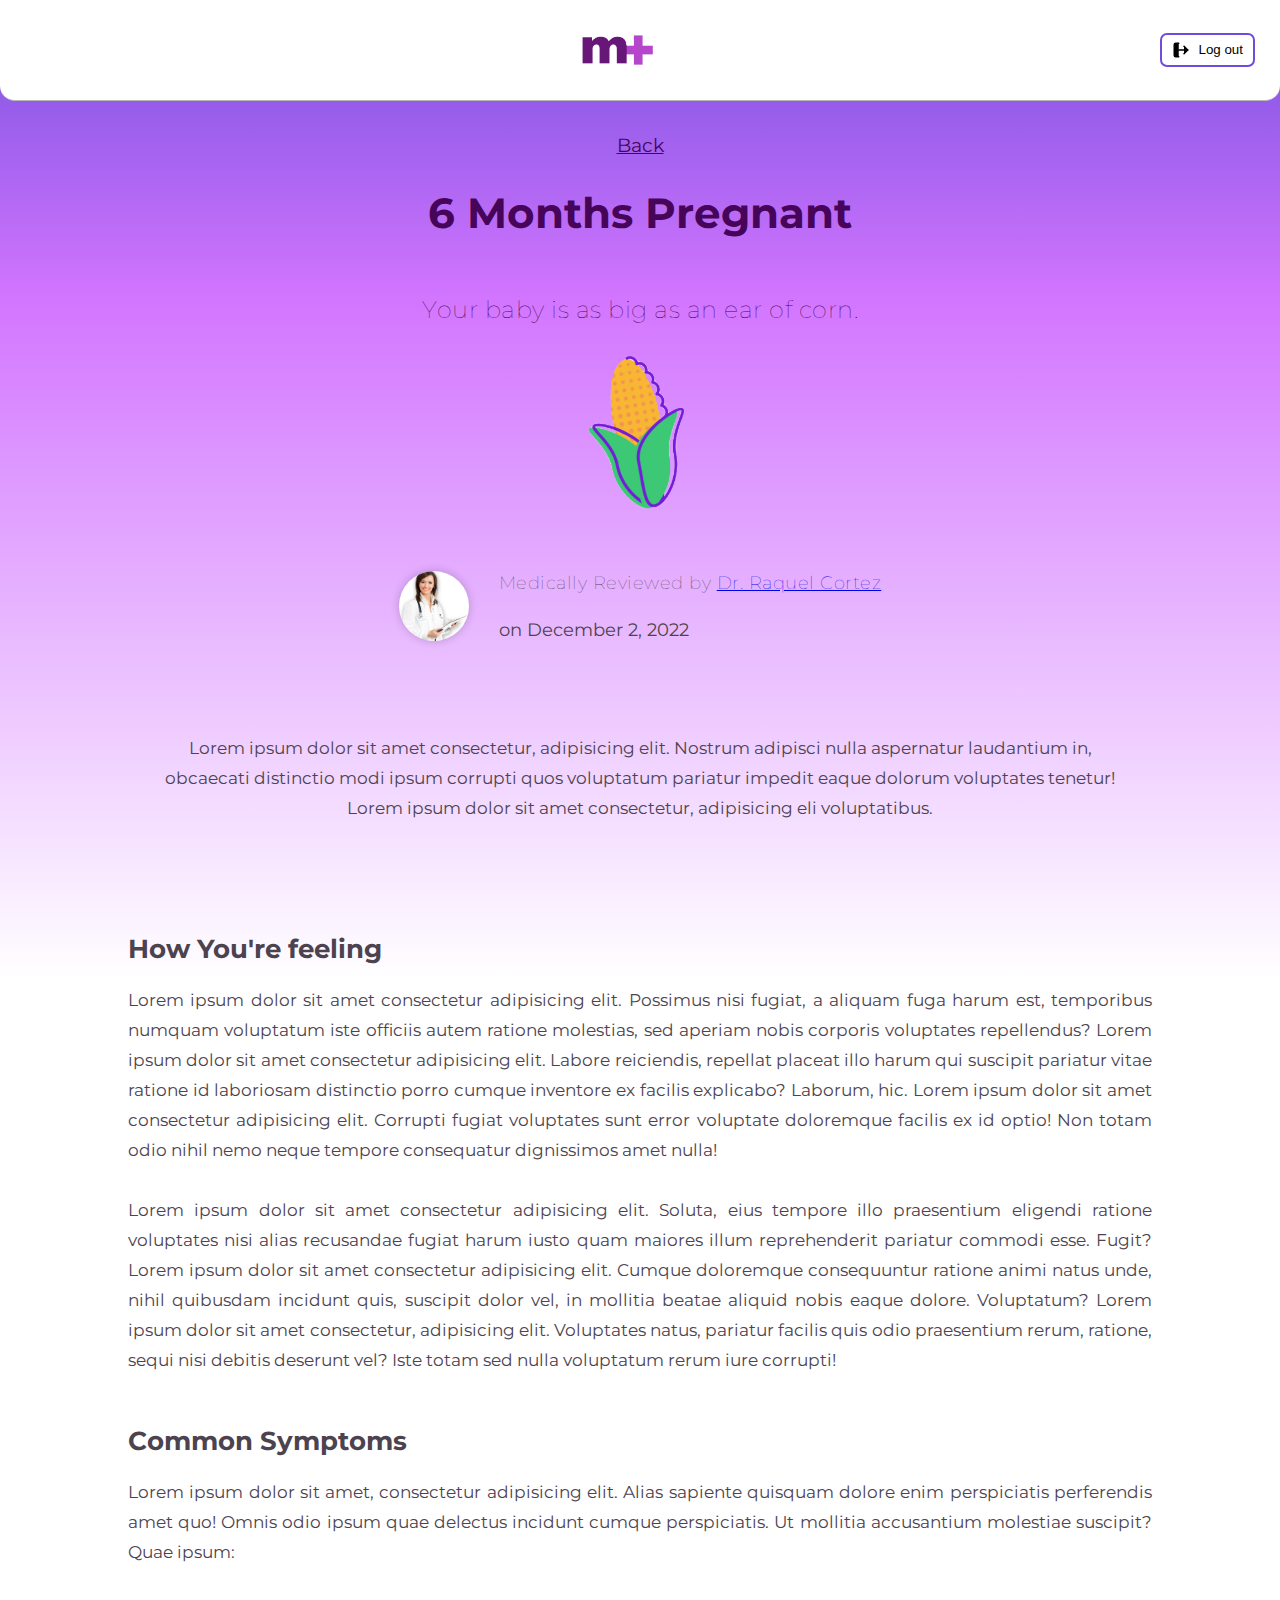
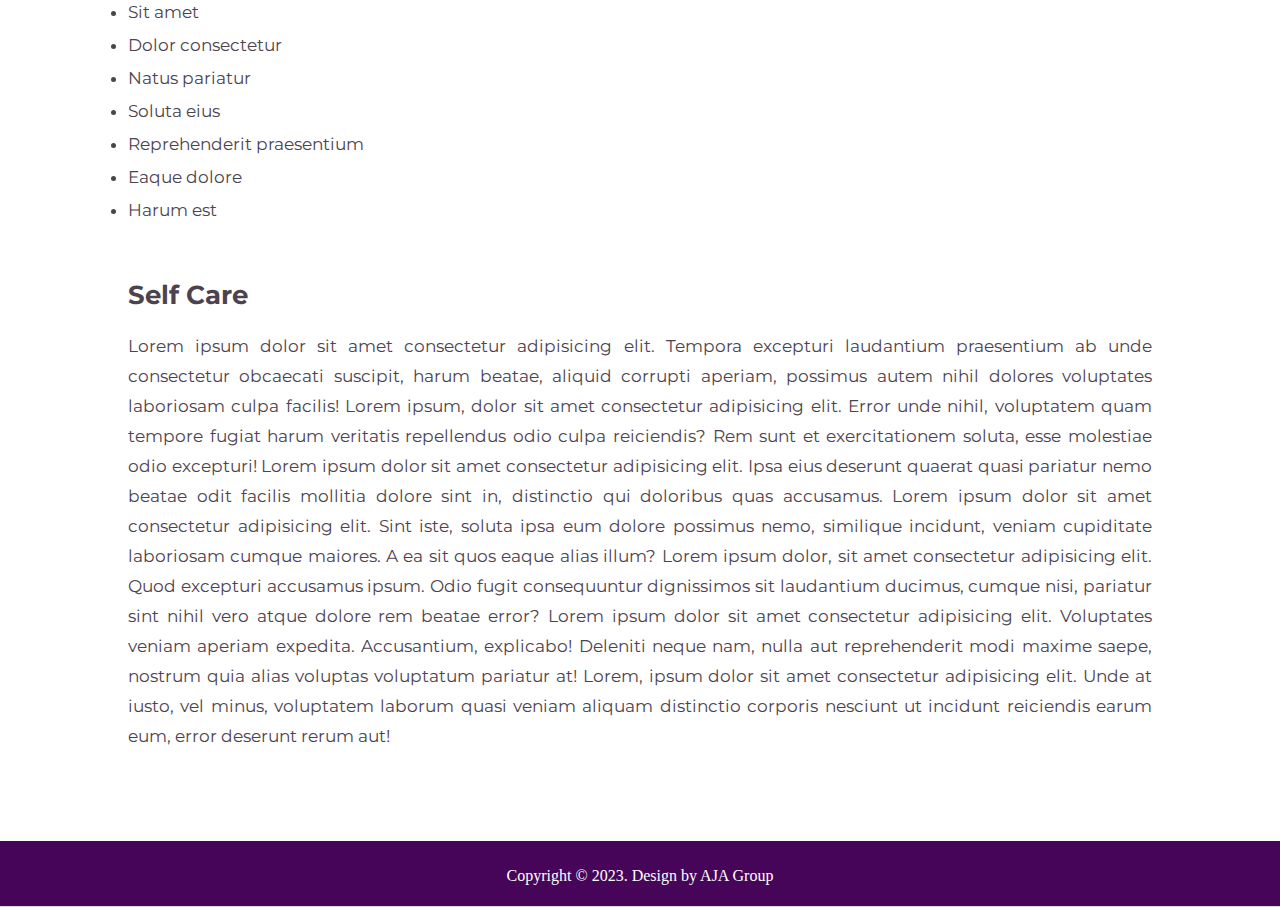
<file: index2-6.html>
<!DOCTYPE html>
<html lang="en">
<head>
  <meta charset="UTF-8">
  <meta http-equiv="X-UA-Compatible" content="IE=edge">
  <meta name="viewport" content="width=device-width, initial-scale=1.0">
  <title>Month 6 of Pregnancy</title>
  <link rel="stylesheet" href="css/style2-1.css">
  <link rel="stylesheet" href="https://cdnjs.cloudflare.com/ajax/libs/font-awesome/6.1.1/css/all.min.css" integrity="sha512-KfkfwYDsLkIlwQp6LFnl8zNdLGxu9YAA1QvwINks4PhcElQSvqcyVLLD9aMhXd13uQjoXtEKNosOWaZqXgel0g==" crossorigin="anonymous" referrerpolicy="no-referrer" />
</head>
<body>

  <!--=============================================
  =                NAVIGATION BAR                 =
  ==============================================-->
  <div class="wrapper site-header__wrapper">
    <nav class="nav">
      <div class="nav__toggle" aria-expanded="false" tabindex="0">
        <i class="fa-regular fa-bars"></i>
      </div>      
      <ul class="nav__wrapper">
        <span class="nav__item"><a href="index1.html">Home</a></span>
        <span class="nav__item"><a href="index2.html">Article Page</a></span>
        <span class="nav__item"><a href="index3.html">Due Date Calculator</a></span>
        <span class="nav__item"><a href="index4.html">BMI Calculator</a></span>
      </ul>
    </nav>
    <div class="logo-header">
      <img src="Assets/images/LOGO_.png">
    </div>
    <a href="index.html">
      <button class="signin-button" aria-label="Sign in">
        <svg xmlns="http://www.w3.org/2000/svg" width="24" height="24" viewBox="0 0 24 24" fill="none" stroke="currentColor" stroke-width="2" stroke-linecap="round" stroke-linejoin="round" class="feather feather-log-out"><path d="M9 21H5a2 2 0 0 1-2-2V5a2 2 0 0 1 2-2h4"></path><polyline points="16 17 21 12 16 7"></polyline><line x1="21" y1="12" x2="9" y2="12"></line></svg>
        <span>Log out</span>
      </button>
    </a>
</div>

  <!--=============================================
  =                ARTICLE HEADER                 =
  ==============================================-->
  <section class="post-header">
    <div class="post-container header-content">
      <!-- Back -->
      <a href="index2.html" class="back-home">Back</a>
      <!-- Title -->
      <h1 class="header-title">6 Months Pregnant</h1>
      <h3 class="header-desc">Your baby is as big as an ear of corn.</h3>
      <img src="Assets/images/months/six-2.png" alt="" class="header-img">
    </div>
  </section>

  <!--=============================================
  =                DOCTOR PROFILE                 =
  ==============================================-->
  <div class="wrapper-flex">
    <img src="Assets/images/doctor6.png" alt="" width="50" class="profile-wrapper">
    <div class="wrapper">
      <p class="h3">Medically Reviewed by <a href="#">Dr. Raquel Cortez</a></p>
      <p class="text-sm">
        <time>on December 2, 2022</time>
      </p>
    </div>
  </div>
      
  <!--=============================================
  =                ARTICLE CONTENT                =
  ==============================================-->
  <div class="content">
    <div class="mid">
      Lorem ipsum dolor sit amet consectetur, adipisicing elit. Nostrum adipisci nulla aspernatur laudantium in, 
      obcaecati distinctio modi ipsum corrupti quos voluptatum pariatur impedit
      eaque dolorum voluptates tenetur! Lorem ipsum dolor sit amet consectetur, adipisicing eli voluptatibus.</div>
    <div class="text">
        <br><br>
        <h2>How You're feeling</h2>

        Lorem ipsum dolor sit amet consectetur adipisicing elit. Possimus nisi fugiat, a aliquam fuga 
        harum est, temporibus numquam voluptatum iste officiis autem ratione molestias, sed aperiam nobis 
        corporis voluptates repellendus? Lorem ipsum dolor sit amet consectetur adipisicing elit. Labore 
        reiciendis, repellat placeat illo harum qui suscipit pariatur vitae ratione id laboriosam distinctio 
        porro cumque inventore ex facilis explicabo? Laborum, hic. Lorem ipsum dolor sit amet consectetur 
        adipisicing elit. Corrupti fugiat voluptates sunt error voluptate doloremque facilis ex id optio!
        Non totam odio nihil nemo neque tempore consequatur dignissimos amet nulla!
        <br><br>

        Lorem ipsum dolor sit amet consectetur adipisicing elit. Soluta, eius tempore illo praesentium 
        eligendi ratione voluptates nisi alias recusandae fugiat harum iusto quam maiores illum reprehenderit 
        pariatur commodi esse. Fugit? Lorem ipsum dolor sit amet consectetur adipisicing elit. Cumque doloremque
        consequuntur ratione animi natus unde, nihil quibusdam incidunt quis, suscipit dolor vel, in mollitia 
        beatae aliquid nobis eaque dolore. Voluptatum?
        
        Lorem ipsum dolor sit amet consectetur, adipisicing elit. Voluptates natus, pariatur facilis quis 
        odio praesentium rerum, ratione, sequi nisi debitis deserunt vel? Iste totam sed nulla voluptatum rerum iure corrupti!
        <br><br>
        <h2>Common Symptoms</h2>
        Lorem ipsum dolor sit amet, consectetur adipisicing elit. Alias sapiente quisquam dolore enim perspiciatis perferendis 
        amet quo! Omnis odio ipsum quae delectus incidunt cumque perspiciatis. Ut mollitia accusantium molestiae suscipit?
        Quae ipsum:<br><br>

        <li>Sit amet</li>
        <li>Dolor consectetur</li>
        <li>Natus pariatur</li>
        <li>Soluta eius</li>
        <li>Reprehenderit praesentium</li>
        <li>Eaque dolore</li>
        <li>Harum est</li>
        <br>
        <h2>Self Care</h2>
        Lorem ipsum dolor sit amet consectetur adipisicing elit. Tempora excepturi laudantium 
        praesentium ab unde consectetur obcaecati suscipit, harum beatae, aliquid corrupti aperiam, 
        possimus autem nihil dolores voluptates laboriosam culpa facilis! Lorem ipsum, dolor sit amet 
        consectetur adipisicing elit. Error unde nihil, voluptatem quam tempore fugiat harum veritatis 
        repellendus odio culpa reiciendis? Rem sunt et exercitationem soluta, esse molestiae odio 
        excepturi! Lorem ipsum dolor sit amet consectetur adipisicing elit. Ipsa eius deserunt quaerat 
        quasi pariatur nemo beatae odit facilis mollitia dolore sint in, distinctio qui doloribus quas accusamus.

        Lorem ipsum dolor sit amet consectetur adipisicing elit. Sint iste, soluta ipsa eum dolore possimus nemo, 
        similique incidunt, veniam cupiditate laboriosam cumque maiores. A ea sit quos eaque alias illum? Lorem 
        ipsum dolor, sit amet consectetur adipisicing elit. Quod excepturi accusamus ipsum. Odio fugit consequuntur 
        dignissimos sit laudantium ducimus, cumque nisi, pariatur sint nihil vero atque dolore rem beatae error?
        Lorem ipsum dolor sit amet consectetur adipisicing elit. Voluptates veniam aperiam expedita. Accusantium, 
        explicabo! Deleniti neque nam, nulla aut reprehenderit modi maxime saepe, nostrum quia alias voluptas 
        voluptatum pariatur at! Lorem, ipsum dolor sit amet consectetur adipisicing elit. Unde at iusto, vel minus, 
        voluptatem laborum quasi veniam aliquam distinctio corporis nesciunt ut incidunt reiciendis earum eum, error 
        deserunt rerum aut!
        <br><br><br>
    </div>
  </div>

  <!--=============================================
  =                    FOOTER                     =
  ==============================================-->
  <div id="footerwrap">
    <div class="container">
      <div class="footerwrap_row">
        <div class="col-md-8"> <span class="copyright">Copyright &copy; 2023. Design by AJA Group</a></span> </div>
        <div class="col-md-4">
      </div>
    </div>
  </div>

  <script src="js/script2-1.js"></script>
</body>
</html>
</file>
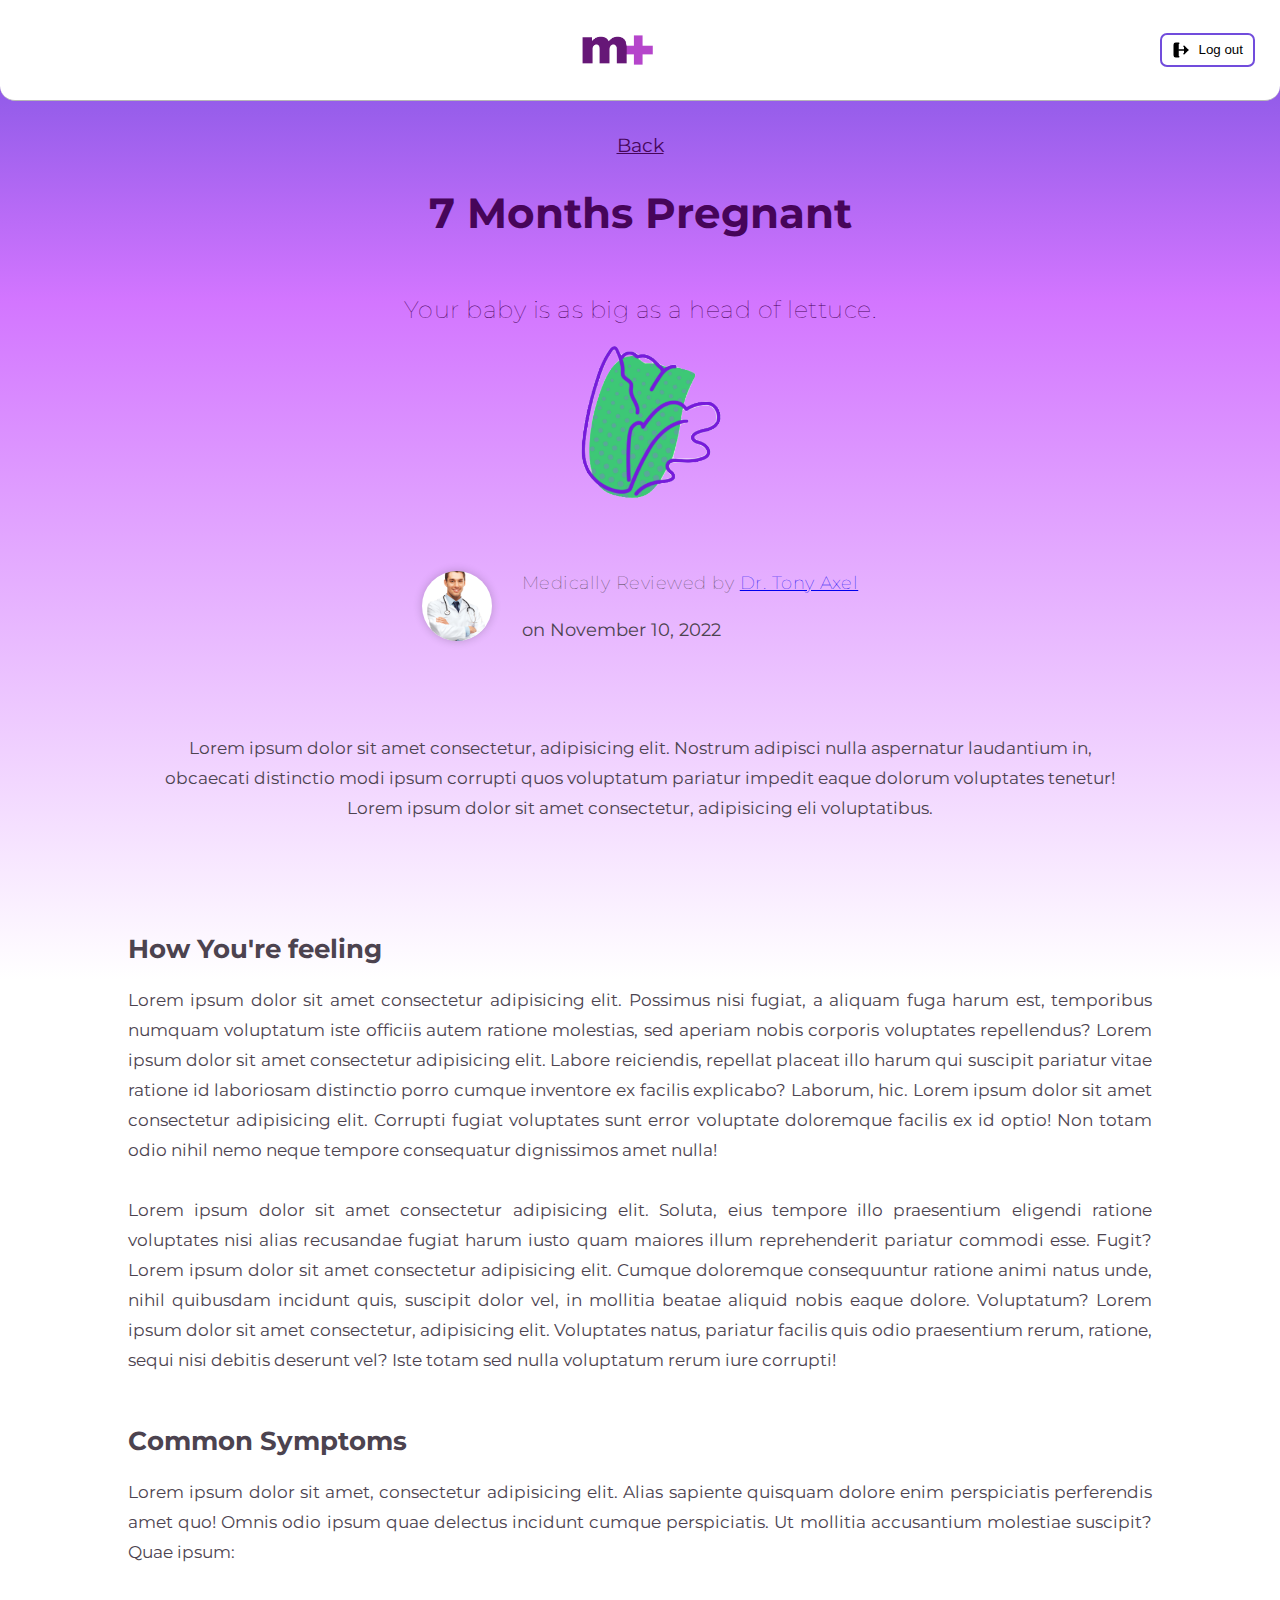
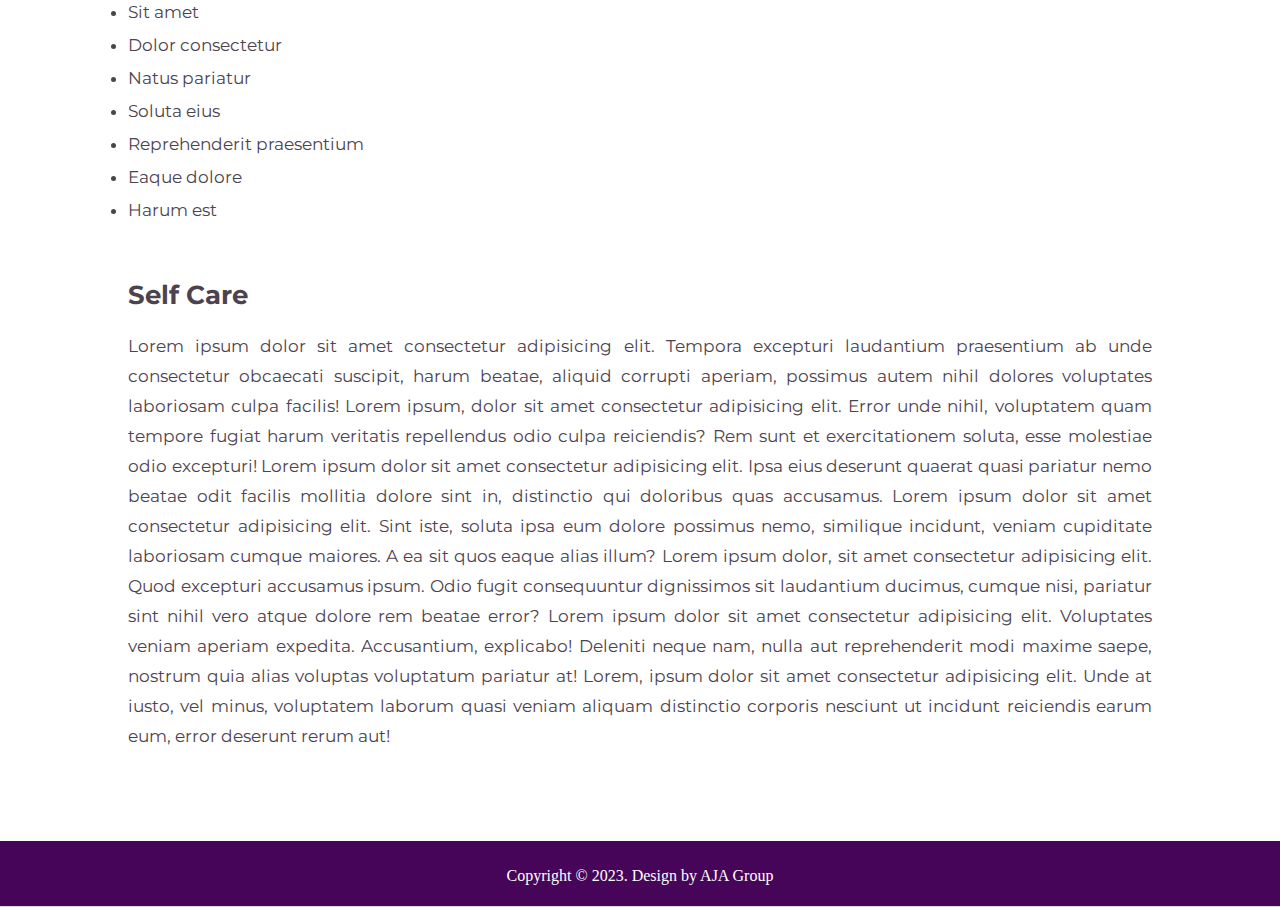
<file: index2-7.html>
<!DOCTYPE html>
<html lang="en">
<head>
  <meta charset="UTF-8">
  <meta http-equiv="X-UA-Compatible" content="IE=edge">
  <meta name="viewport" content="width=device-width, initial-scale=1.0">
  <title>Month 7 of Pregnancy</title>
  <link rel="stylesheet" href="css/style2-1.css">
  <link rel="stylesheet" href="https://cdnjs.cloudflare.com/ajax/libs/font-awesome/6.1.1/css/all.min.css" integrity="sha512-KfkfwYDsLkIlwQp6LFnl8zNdLGxu9YAA1QvwINks4PhcElQSvqcyVLLD9aMhXd13uQjoXtEKNosOWaZqXgel0g==" crossorigin="anonymous" referrerpolicy="no-referrer" />
</head>
<body>

  <!--=============================================
  =                NAVIGATION BAR                 =
  ==============================================-->
  <div class="wrapper site-header__wrapper">
    <nav class="nav">
      <div class="nav__toggle" aria-expanded="false" tabindex="0">
        <i class="fa-regular fa-bars"></i>
      </div>      
      <ul class="nav__wrapper">
        <span class="nav__item"><a href="index1.html">Home</a></span>
        <span class="nav__item"><a href="index2.html">Article Page</a></span>
        <span class="nav__item"><a href="index3.html">Due Date Calculator</a></span>
        <span class="nav__item"><a href="index4.html">BMI Calculator</a></span>
      </ul>
    </nav>
    <div class="logo-header">
      <img src="Assets/images/LOGO_.png">
    </div>
    <a href="index.html">
      <button class="signin-button" aria-label="Sign in">
        <svg xmlns="http://www.w3.org/2000/svg" width="24" height="24" viewBox="0 0 24 24" fill="none" stroke="currentColor" stroke-width="2" stroke-linecap="round" stroke-linejoin="round" class="feather feather-log-out"><path d="M9 21H5a2 2 0 0 1-2-2V5a2 2 0 0 1 2-2h4"></path><polyline points="16 17 21 12 16 7"></polyline><line x1="21" y1="12" x2="9" y2="12"></line></svg>
        <span>Log out</span>
      </button>
    </a>
</div>

  <!--=============================================
  =                ARTICLE HEADER                 =
  ==============================================-->
  <section class="post-header">
    <div class="post-container header-content">
      <!-- Back -->
      <a href="index2.html" class="back-home">Back</a>
      <!-- Title -->
      <h1 class="header-title">7 Months Pregnant</h1>
      <h3 class="header-desc">Your baby is as big as a head of lettuce.</h3>
      <img src="Assets/images/months/seven-2.png" alt="" class="header-img">
    </div>
  </section>

  <!--=============================================
  =                DOCTOR PROFILE                 =
  ==============================================-->
  <div class="wrapper-flex">
    <img src="Assets/images/doctor7.png" alt="" width="50" class="profile-wrapper">
    <div class="wrapper">
      <p class="h3">Medically Reviewed by <a href="#">Dr. Tony Axel</a></p>
      <p class="text-sm">
        <time>on November 10, 2022</time>
      </p>
    </div>
  </div>
      
  <!--=============================================
  =                ARTICLE CONTENT                =
  ==============================================-->
  <div class="content">
    <div class="mid">
      Lorem ipsum dolor sit amet consectetur, adipisicing elit. Nostrum adipisci nulla aspernatur laudantium in, 
      obcaecati distinctio modi ipsum corrupti quos voluptatum pariatur impedit
      eaque dolorum voluptates tenetur! Lorem ipsum dolor sit amet consectetur, adipisicing eli voluptatibus.</div>
    <div class="text">
        <br><br>
        <h2>How You're feeling</h2>

        Lorem ipsum dolor sit amet consectetur adipisicing elit. Possimus nisi fugiat, a aliquam fuga 
        harum est, temporibus numquam voluptatum iste officiis autem ratione molestias, sed aperiam nobis 
        corporis voluptates repellendus? Lorem ipsum dolor sit amet consectetur adipisicing elit. Labore 
        reiciendis, repellat placeat illo harum qui suscipit pariatur vitae ratione id laboriosam distinctio 
        porro cumque inventore ex facilis explicabo? Laborum, hic. Lorem ipsum dolor sit amet consectetur 
        adipisicing elit. Corrupti fugiat voluptates sunt error voluptate doloremque facilis ex id optio!
        Non totam odio nihil nemo neque tempore consequatur dignissimos amet nulla!
        <br><br>

        Lorem ipsum dolor sit amet consectetur adipisicing elit. Soluta, eius tempore illo praesentium 
        eligendi ratione voluptates nisi alias recusandae fugiat harum iusto quam maiores illum reprehenderit 
        pariatur commodi esse. Fugit? Lorem ipsum dolor sit amet consectetur adipisicing elit. Cumque doloremque
        consequuntur ratione animi natus unde, nihil quibusdam incidunt quis, suscipit dolor vel, in mollitia 
        beatae aliquid nobis eaque dolore. Voluptatum?
        
        Lorem ipsum dolor sit amet consectetur, adipisicing elit. Voluptates natus, pariatur facilis quis 
        odio praesentium rerum, ratione, sequi nisi debitis deserunt vel? Iste totam sed nulla voluptatum rerum iure corrupti!
        <br><br>
        <h2>Common Symptoms</h2>
        Lorem ipsum dolor sit amet, consectetur adipisicing elit. Alias sapiente quisquam dolore enim perspiciatis perferendis 
        amet quo! Omnis odio ipsum quae delectus incidunt cumque perspiciatis. Ut mollitia accusantium molestiae suscipit?
        Quae ipsum:<br><br>

        <li>Sit amet</li>
        <li>Dolor consectetur</li>
        <li>Natus pariatur</li>
        <li>Soluta eius</li>
        <li>Reprehenderit praesentium</li>
        <li>Eaque dolore</li>
        <li>Harum est</li>
        <br>
        <h2>Self Care</h2>
        Lorem ipsum dolor sit amet consectetur adipisicing elit. Tempora excepturi laudantium 
        praesentium ab unde consectetur obcaecati suscipit, harum beatae, aliquid corrupti aperiam, 
        possimus autem nihil dolores voluptates laboriosam culpa facilis! Lorem ipsum, dolor sit amet 
        consectetur adipisicing elit. Error unde nihil, voluptatem quam tempore fugiat harum veritatis 
        repellendus odio culpa reiciendis? Rem sunt et exercitationem soluta, esse molestiae odio 
        excepturi! Lorem ipsum dolor sit amet consectetur adipisicing elit. Ipsa eius deserunt quaerat 
        quasi pariatur nemo beatae odit facilis mollitia dolore sint in, distinctio qui doloribus quas accusamus.

        Lorem ipsum dolor sit amet consectetur adipisicing elit. Sint iste, soluta ipsa eum dolore possimus nemo, 
        similique incidunt, veniam cupiditate laboriosam cumque maiores. A ea sit quos eaque alias illum? Lorem 
        ipsum dolor, sit amet consectetur adipisicing elit. Quod excepturi accusamus ipsum. Odio fugit consequuntur 
        dignissimos sit laudantium ducimus, cumque nisi, pariatur sint nihil vero atque dolore rem beatae error?
        Lorem ipsum dolor sit amet consectetur adipisicing elit. Voluptates veniam aperiam expedita. Accusantium, 
        explicabo! Deleniti neque nam, nulla aut reprehenderit modi maxime saepe, nostrum quia alias voluptas 
        voluptatum pariatur at! Lorem, ipsum dolor sit amet consectetur adipisicing elit. Unde at iusto, vel minus, 
        voluptatem laborum quasi veniam aliquam distinctio corporis nesciunt ut incidunt reiciendis earum eum, error 
        deserunt rerum aut!
        <br><br><br>
    </div>
  </div>

  <!--=============================================
  =                    FOOTER                     =
  ==============================================-->
  <div id="footerwrap">
    <div class="container">
      <div class="footerwrap_row">
        <div class="col-md-8"> <span class="copyright">Copyright &copy; 2023. Design by AJA Group</a></span> </div>
        <div class="col-md-4">
      </div>
    </div>
  </div>

  <script src="js/script2-1.js"></script>
</body>
</html>
</file>
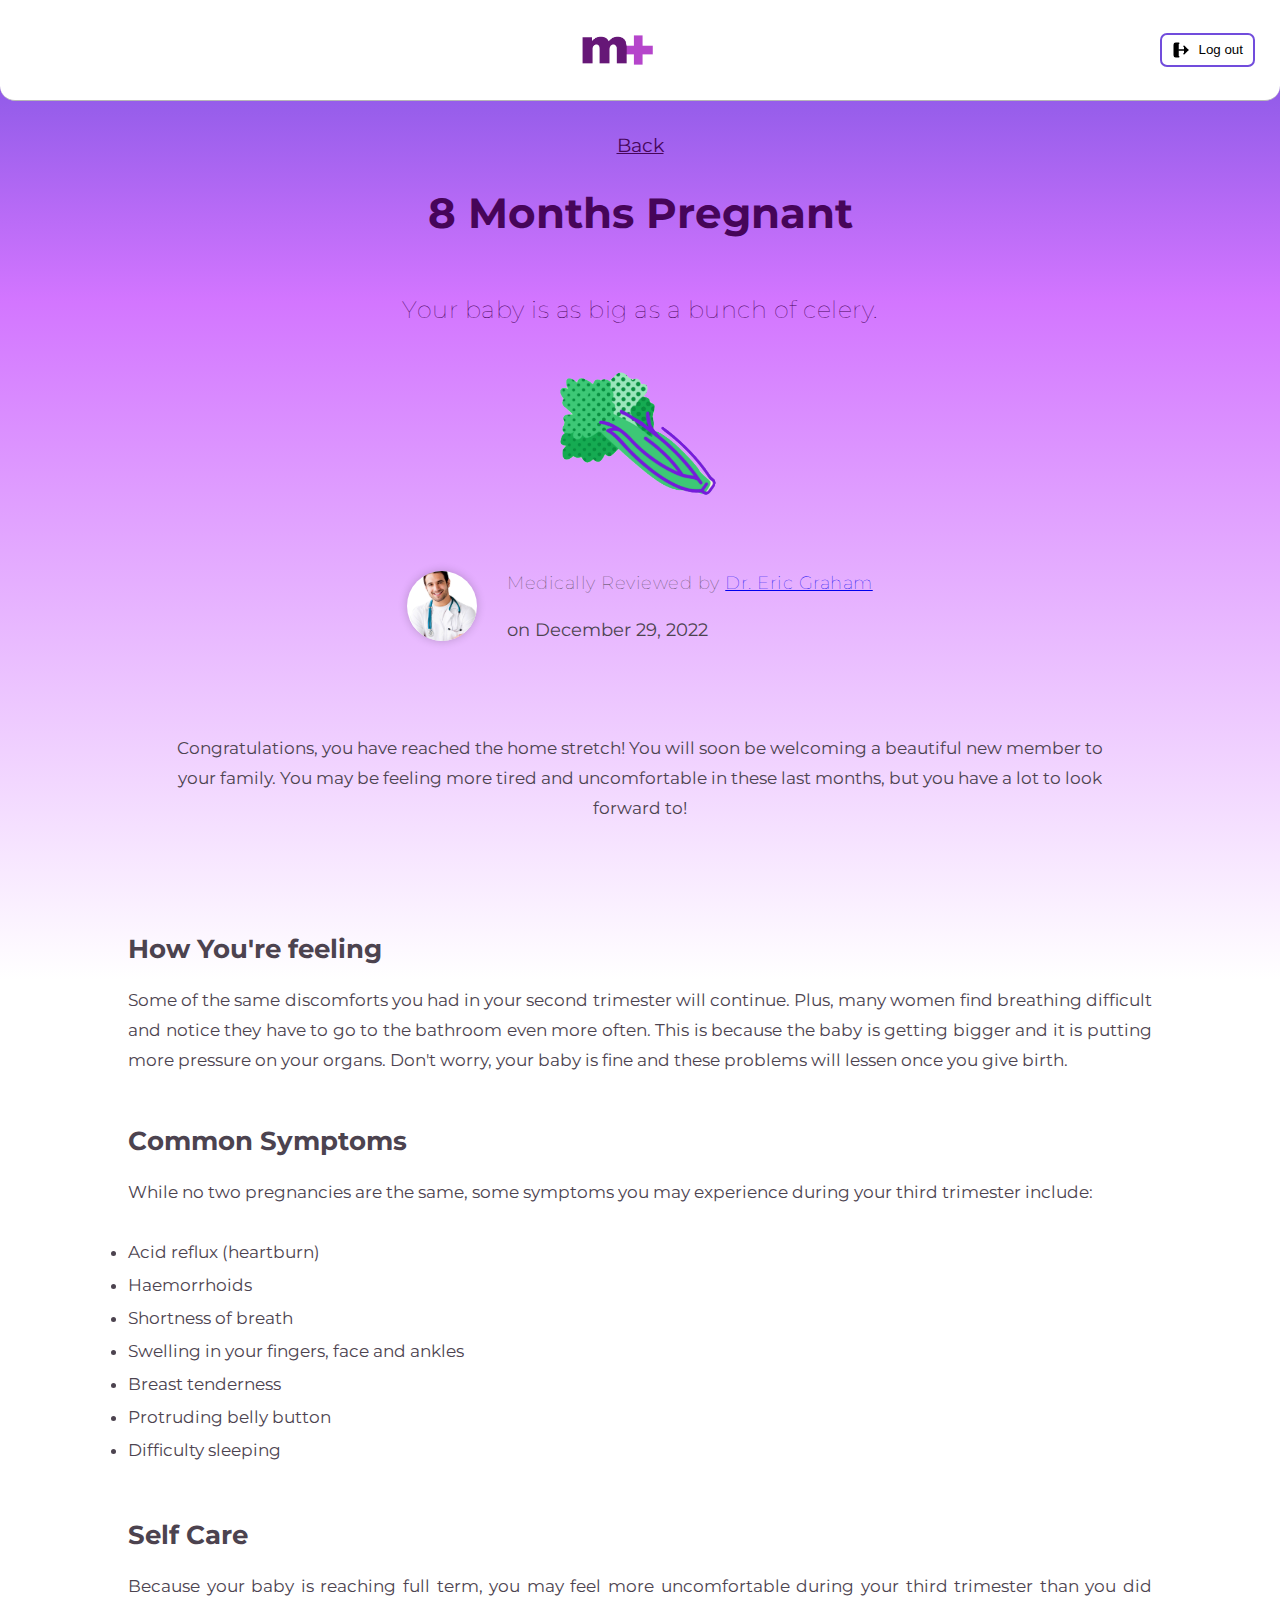
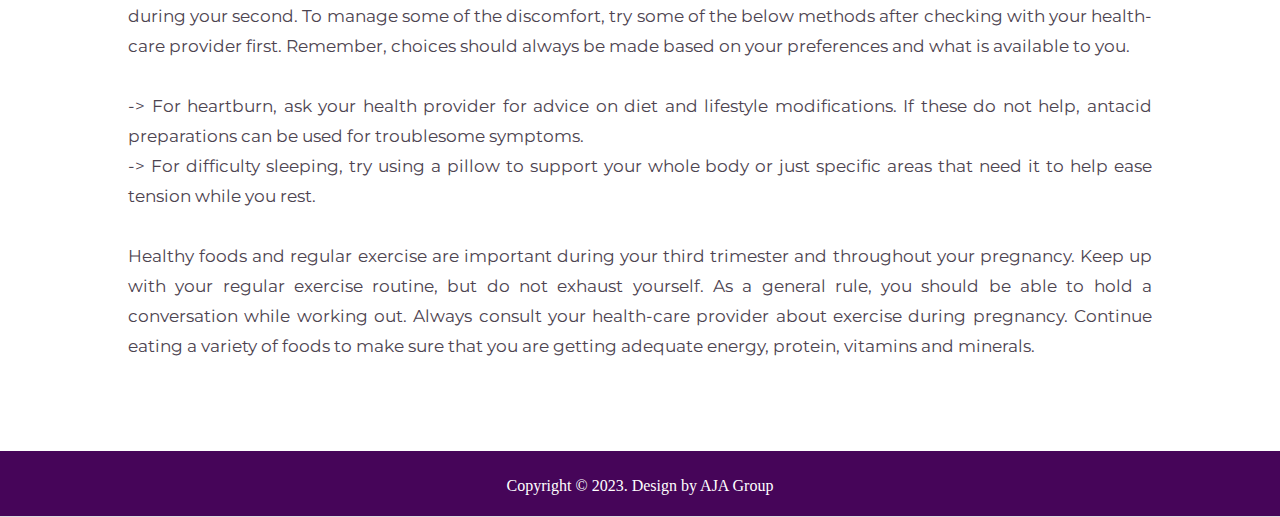
<file: index2-8.html>
<!DOCTYPE html>
<html lang="en">
<head>
      <meta charset="UTF-8">
      <meta http-equiv="X-UA-Compatible" content="IE=edge">
      <meta name="viewport" content="width=device-width, initial-scale=1.0">
      <title>Month 8 of Pregnancy</title>
      <link rel="stylesheet" href="css/style2-1.css">
      <link rel="stylesheet" href="https://cdnjs.cloudflare.com/ajax/libs/font-awesome/6.1.1/css/all.min.css" integrity="sha512-KfkfwYDsLkIlwQp6LFnl8zNdLGxu9YAA1QvwINks4PhcElQSvqcyVLLD9aMhXd13uQjoXtEKNosOWaZqXgel0g==" crossorigin="anonymous" referrerpolicy="no-referrer" />
</head>
<body>

  <!--=============================================
  =                NAVIGATION BAR                 =
  ==============================================-->
  <div class="wrapper site-header__wrapper">
    <nav class="nav">
      <div class="nav__toggle" aria-expanded="false" tabindex="0">
        <i class="fa-regular fa-bars"></i>
      </div>      
      <ul class="nav__wrapper">
        <span class="nav__item"><a href="index1.html">Home</a></span>
        <span class="nav__item"><a href="index2.html">Article Page</a></span>
        <span class="nav__item"><a href="index3.html">Due Date Calculator</a></span>
        <span class="nav__item"><a href="index4.html">BMI Calculator</a></span>
      </ul>
    </nav>
    <div class="logo-header">
      <img src="Assets/images/LOGO_.png">
    </div>
    <a href="index.html">
      <button class="signin-button" aria-label="Sign in">
        <svg xmlns="http://www.w3.org/2000/svg" width="24" height="24" viewBox="0 0 24 24" fill="none" stroke="currentColor" stroke-width="2" stroke-linecap="round" stroke-linejoin="round" class="feather feather-log-out"><path d="M9 21H5a2 2 0 0 1-2-2V5a2 2 0 0 1 2-2h4"></path><polyline points="16 17 21 12 16 7"></polyline><line x1="21" y1="12" x2="9" y2="12"></line></svg>
        <span>Log out</span>
      </button>
    </a>
</div>

  <!--=============================================
  =                ARTICLE HEADER                 =
  ==============================================-->
  <section class="post-header">
    <div class="post-container header-content">
      <a href="index2.html" class="back-home">Back</a>
      <h1 class="header-title">8 Months Pregnant</h1>
      <h3 class="header-desc">Your baby is as big as a bunch of celery.</h3>
      <img src="Assets/images/months/eight-2.png" alt="" class="header-img">
    </div>
  </section>

 <!--=============================================
  =                DOCTOR PROFILE                 =
  ==============================================-->
  <div class="wrapper-flex">
    <img src="Assets/images/doctor8.png" alt="" width="50" class="profile-wrapper">
    <div class="wrapper">
      <p class="h3">Medically Reviewed by <a href="#">Dr. Eric Graham</a></p>
      <p class="text-sm">
        <time>on December 29, 2022</time>
      </p>
    </div>
  </div>
  
  <!--=============================================
  =                ARTICLE CONTENT                =
  ==============================================-->
  <div class="content">
    <div class="mid">
        Congratulations, you have reached the home stretch! You will soon be welcoming a 
        beautiful new member to your family. You may be feeling more tired and uncomfortable 
        in these last months, but you have a lot to look forward to!</div>
    <div class="text">
        <br><br>
        <h2>How You're feeling</h2>
        Some of the same discomforts you had in your second trimester will continue. Plus, many women 
        find breathing difficult and notice they have to go to the bathroom even more often. This is 
        because the baby is getting bigger and it is putting more pressure on your organs. Don't worry, 
        your baby is fine and these problems will lessen once you give birth.
        <br><br>
        <h2>Common Symptoms</h2>
        While no two pregnancies are the same, some symptoms you may experience during your third trimester include:<br><br>

        <li>Acid reflux (heartburn)</li>
        <li>Haemorrhoids</li>
        <li>Shortness of breath</li>
        <li>Swelling in your fingers, face and ankles</li>
        <li>Breast tenderness</li>
        <li>Protruding belly button</li>
        <li>Difficulty sleeping</li>
        <br>
        <h2>Self Care</h2>
        Because your baby is reaching full term, you may feel more uncomfortable during your third trimester than 
        you did during your second. To manage some of the discomfort, try some of the below methods after checking 
        with your health-care provider first. Remember, choices should always be made based on your preferences and 
        what is available to you.<br><br>
        -> For heartburn, ask your health provider for advice on diet and lifestyle modifications. If these do not 
        help, antacid preparations can be used for troublesome symptoms.<br>
        -> For difficulty sleeping, try using a pillow to support your whole body or just specific areas that need it 
        to help ease tension while you rest.<br><br>
        Healthy foods and regular exercise are important during your third trimester and throughout your pregnancy. 
        Keep up with your regular exercise routine, but do not exhaust yourself. As a general rule, you should be 
        able to hold a conversation while working out. Always consult your health-care provider about exercise 
        during pregnancy. Continue eating a variety of foods to make sure that you are getting adequate energy, 
        protein, vitamins and minerals.
        <br><br><br>
    </div>     
  </div>

  <!--=============================================
  =                    FOOTER                     =
  ==============================================-->
  <div id="footerwrap">
    <div class="container">
      <div class="footerwrap_row">
        <div class="col-md-8"> <span class="copyright">Copyright &copy; 2023. Design by AJA Group</a></span> </div>
        <div class="col-md-4">
      </div>
    </div>
  </div>

  <script src="js/script2-1.js"></script>
</body>
</html>
</file>
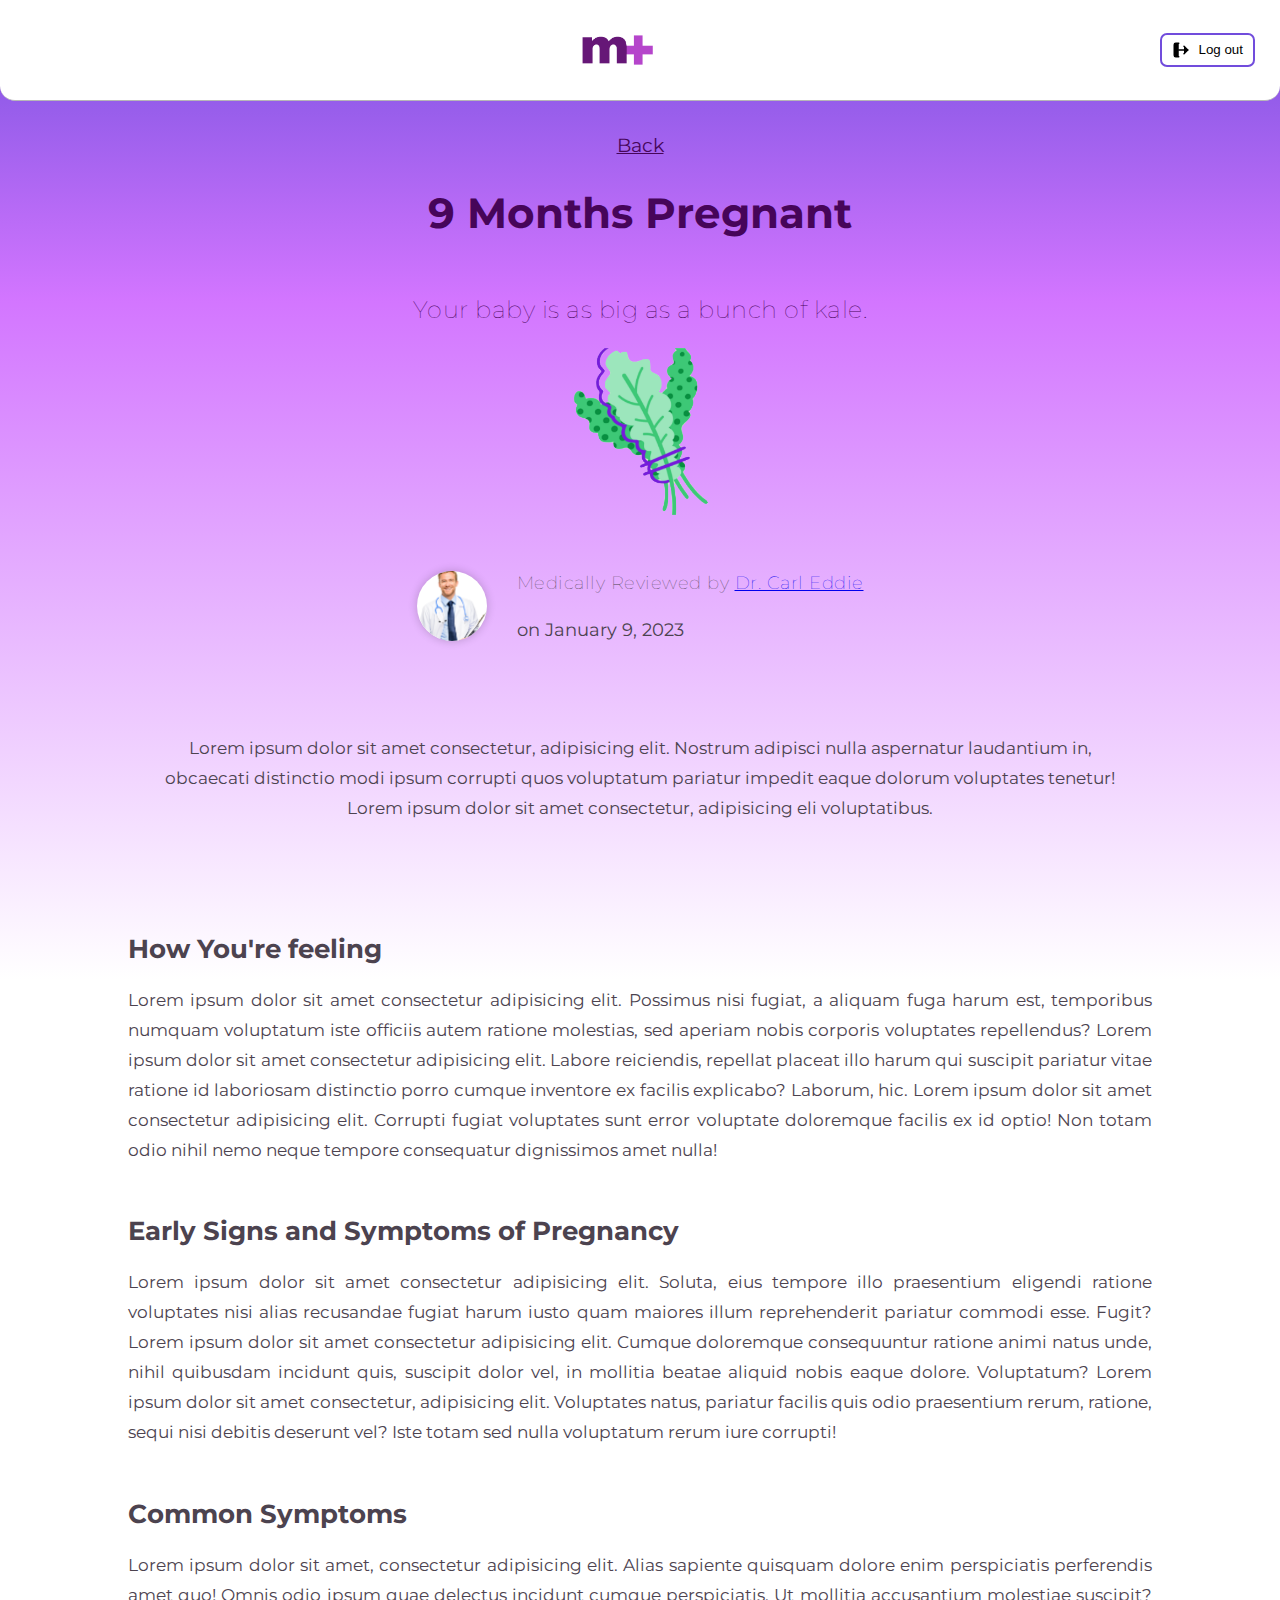
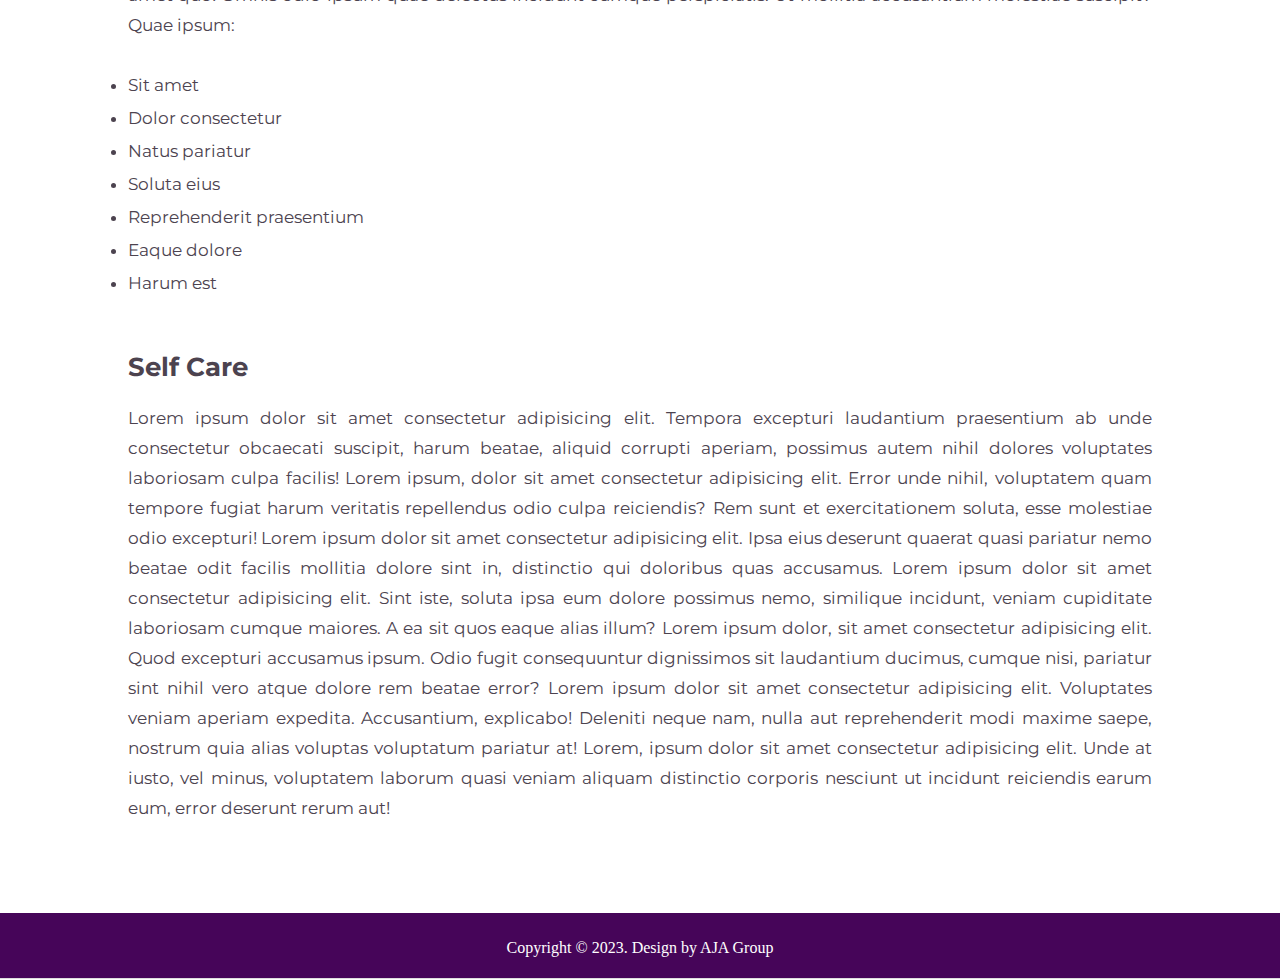
<file: index2-9.html>
<!DOCTYPE html>
<html lang="en">
<head>
  <meta charset="UTF-8">
  <meta http-equiv="X-UA-Compatible" content="IE=edge">
  <meta name="viewport" content="width=device-width, initial-scale=1.0">
  <title>Month 9 of Pregnancy</title>
  <link rel="stylesheet" href="css/style2-1.css">
  <link rel="stylesheet" href="https://cdnjs.cloudflare.com/ajax/libs/font-awesome/6.1.1/css/all.min.css" integrity="sha512-KfkfwYDsLkIlwQp6LFnl8zNdLGxu9YAA1QvwINks4PhcElQSvqcyVLLD9aMhXd13uQjoXtEKNosOWaZqXgel0g==" crossorigin="anonymous" referrerpolicy="no-referrer" />
</head>
<body>
  <!--=============================================
  =                NAVIGATION BAR                 =
  ==============================================-->
  <div class="wrapper site-header__wrapper">
    <nav class="nav">
      <div class="nav__toggle" aria-expanded="false" tabindex="0">
        <i class="fa-regular fa-bars"></i>
      </div>      
      <ul class="nav__wrapper">
        <span class="nav__item"><a href="index1.html">Home</a></span>
        <span class="nav__item"><a href="index2.html">Article Page</a></span>
        <span class="nav__item"><a href="index3.html">Due Date Calculator</a></span>
        <span class="nav__item"><a href="index4.html">BMI Calculator</a></span>
      </ul>
    </nav>
    <div class="logo-header">
      <img src="Assets/images/LOGO_.png">
    </div>
    <a href="index.html">
      <button class="signin-button" aria-label="Sign in">
        <svg xmlns="http://www.w3.org/2000/svg" width="24" height="24" viewBox="0 0 24 24" fill="none" stroke="currentColor" stroke-width="2" stroke-linecap="round" stroke-linejoin="round" class="feather feather-log-out"><path d="M9 21H5a2 2 0 0 1-2-2V5a2 2 0 0 1 2-2h4"></path><polyline points="16 17 21 12 16 7"></polyline><line x1="21" y1="12" x2="9" y2="12"></line></svg>
        <span>Log out</span>
      </button>
    </a>
</div>

  <!--=============================================
  =                ARTICLE HEADER                 =
  ==============================================-->
  <section class="post-header">
    <div class="post-container header-content">
      <!-- Back -->
      <a href="index2.html" class="back-home">Back</a>
      <!-- Title -->
      <h1 class="header-title">9 Months Pregnant</h1>
      <h3 class="header-desc">Your baby is as big as a bunch of kale.</h3>
      <img src="Assets/images/months/nine-2.png" alt="" class="header-img">
    </div>
  </section>
  
  <!--=============================================
  =               DOCTOR PROFILE                  =
  ==============================================-->
  <div class="wrapper-flex">
    <img src="Assets/images/doctor9.png" alt="" width="50" class="profile-wrapper">
    <div class="wrapper">
      <p class="h3">Medically Reviewed by <a href="#">Dr. Carl Eddie</a></p>
      <p class="text-sm">
        <time>on January 9, 2023</time>
      </p>
    </div>
  </div>
  
  <!--=============================================
  =                ARTICLE CONTENT                =
  ==============================================-->
  <div class="content">
    <div class="mid">
    Lorem ipsum dolor sit amet consectetur, adipisicing elit. Nostrum adipisci nulla aspernatur laudantium in, 
    obcaecati distinctio modi ipsum corrupti quos voluptatum pariatur impedit
    eaque dolorum voluptates tenetur! Lorem ipsum dolor sit amet consectetur, adipisicing eli voluptatibus.</div>
    <div class="text">
      <br><br>
      <h2>How You're feeling</h2>

      Lorem ipsum dolor sit amet consectetur adipisicing elit. Possimus nisi fugiat, a aliquam fuga 
      harum est, temporibus numquam voluptatum iste officiis autem ratione molestias, sed aperiam nobis 
      corporis voluptates repellendus? Lorem ipsum dolor sit amet consectetur adipisicing elit. Labore 
      reiciendis, repellat placeat illo harum qui suscipit pariatur vitae ratione id laboriosam distinctio 
      porro cumque inventore ex facilis explicabo? Laborum, hic. Lorem ipsum dolor sit amet consectetur 
      adipisicing elit. Corrupti fugiat voluptates sunt error voluptate doloremque facilis ex id optio!
      Non totam odio nihil nemo neque tempore consequatur dignissimos amet nulla!
      <br><br>
      <h2>Early Signs and Symptoms of Pregnancy</h2>
      Lorem ipsum dolor sit amet consectetur adipisicing elit. Soluta, eius tempore illo praesentium 
      eligendi ratione voluptates nisi alias recusandae fugiat harum iusto quam maiores illum reprehenderit 
      pariatur commodi esse. Fugit? Lorem ipsum dolor sit amet consectetur adipisicing elit. Cumque doloremque
      consequuntur ratione animi natus unde, nihil quibusdam incidunt quis, suscipit dolor vel, in mollitia 
      beatae aliquid nobis eaque dolore. Voluptatum?
      
      Lorem ipsum dolor sit amet consectetur, adipisicing elit. Voluptates natus, pariatur facilis quis 
      odio praesentium rerum, ratione, sequi nisi debitis deserunt vel? Iste totam sed nulla voluptatum rerum iure corrupti!
      <br><br>
      <h2>Common Symptoms</h2>
      Lorem ipsum dolor sit amet, consectetur adipisicing elit. Alias sapiente quisquam dolore enim perspiciatis perferendis 
      amet quo! Omnis odio ipsum quae delectus incidunt cumque perspiciatis. Ut mollitia accusantium molestiae suscipit?
      Quae ipsum:<br><br>

      <li>Sit amet</li>
      <li>Dolor consectetur</li>
      <li>Natus pariatur</li>
      <li>Soluta eius</li>
      <li>Reprehenderit praesentium</li>
      <li>Eaque dolore</li>
      <li>Harum est</li>
      <br>
      <h2>Self Care</h2>
      Lorem ipsum dolor sit amet consectetur adipisicing elit. Tempora excepturi laudantium 
      praesentium ab unde consectetur obcaecati suscipit, harum beatae, aliquid corrupti aperiam, 
      possimus autem nihil dolores voluptates laboriosam culpa facilis! Lorem ipsum, dolor sit amet 
      consectetur adipisicing elit. Error unde nihil, voluptatem quam tempore fugiat harum veritatis 
      repellendus odio culpa reiciendis? Rem sunt et exercitationem soluta, esse molestiae odio 
      excepturi! Lorem ipsum dolor sit amet consectetur adipisicing elit. Ipsa eius deserunt quaerat 
      quasi pariatur nemo beatae odit facilis mollitia dolore sint in, distinctio qui doloribus quas accusamus.

      Lorem ipsum dolor sit amet consectetur adipisicing elit. Sint iste, soluta ipsa eum dolore possimus nemo, 
      similique incidunt, veniam cupiditate laboriosam cumque maiores. A ea sit quos eaque alias illum? Lorem 
      ipsum dolor, sit amet consectetur adipisicing elit. Quod excepturi accusamus ipsum. Odio fugit consequuntur 
      dignissimos sit laudantium ducimus, cumque nisi, pariatur sint nihil vero atque dolore rem beatae error?
      Lorem ipsum dolor sit amet consectetur adipisicing elit. Voluptates veniam aperiam expedita. Accusantium, 
      explicabo! Deleniti neque nam, nulla aut reprehenderit modi maxime saepe, nostrum quia alias voluptas 
      voluptatum pariatur at! Lorem, ipsum dolor sit amet consectetur adipisicing elit. Unde at iusto, vel minus, 
      voluptatem laborum quasi veniam aliquam distinctio corporis nesciunt ut incidunt reiciendis earum eum, error 
      deserunt rerum aut!
      <br><br><br>
    </div>
  </div>

  <!--=============================================
  =                    FOOTER                     =
  ==============================================-->
  <div id="footerwrap">
    <div class="container">
      <div class="footerwrap_row">
        <div class="col-md-8"> <span class="copyright">Copyright &copy; 2023. Design by AJA Group</a></span> </div>
        <div class="col-md-4">
      </div>
    </div>
  </div>
  <script src="js/script2-1.js"></script>
</body>
</html>
</file>
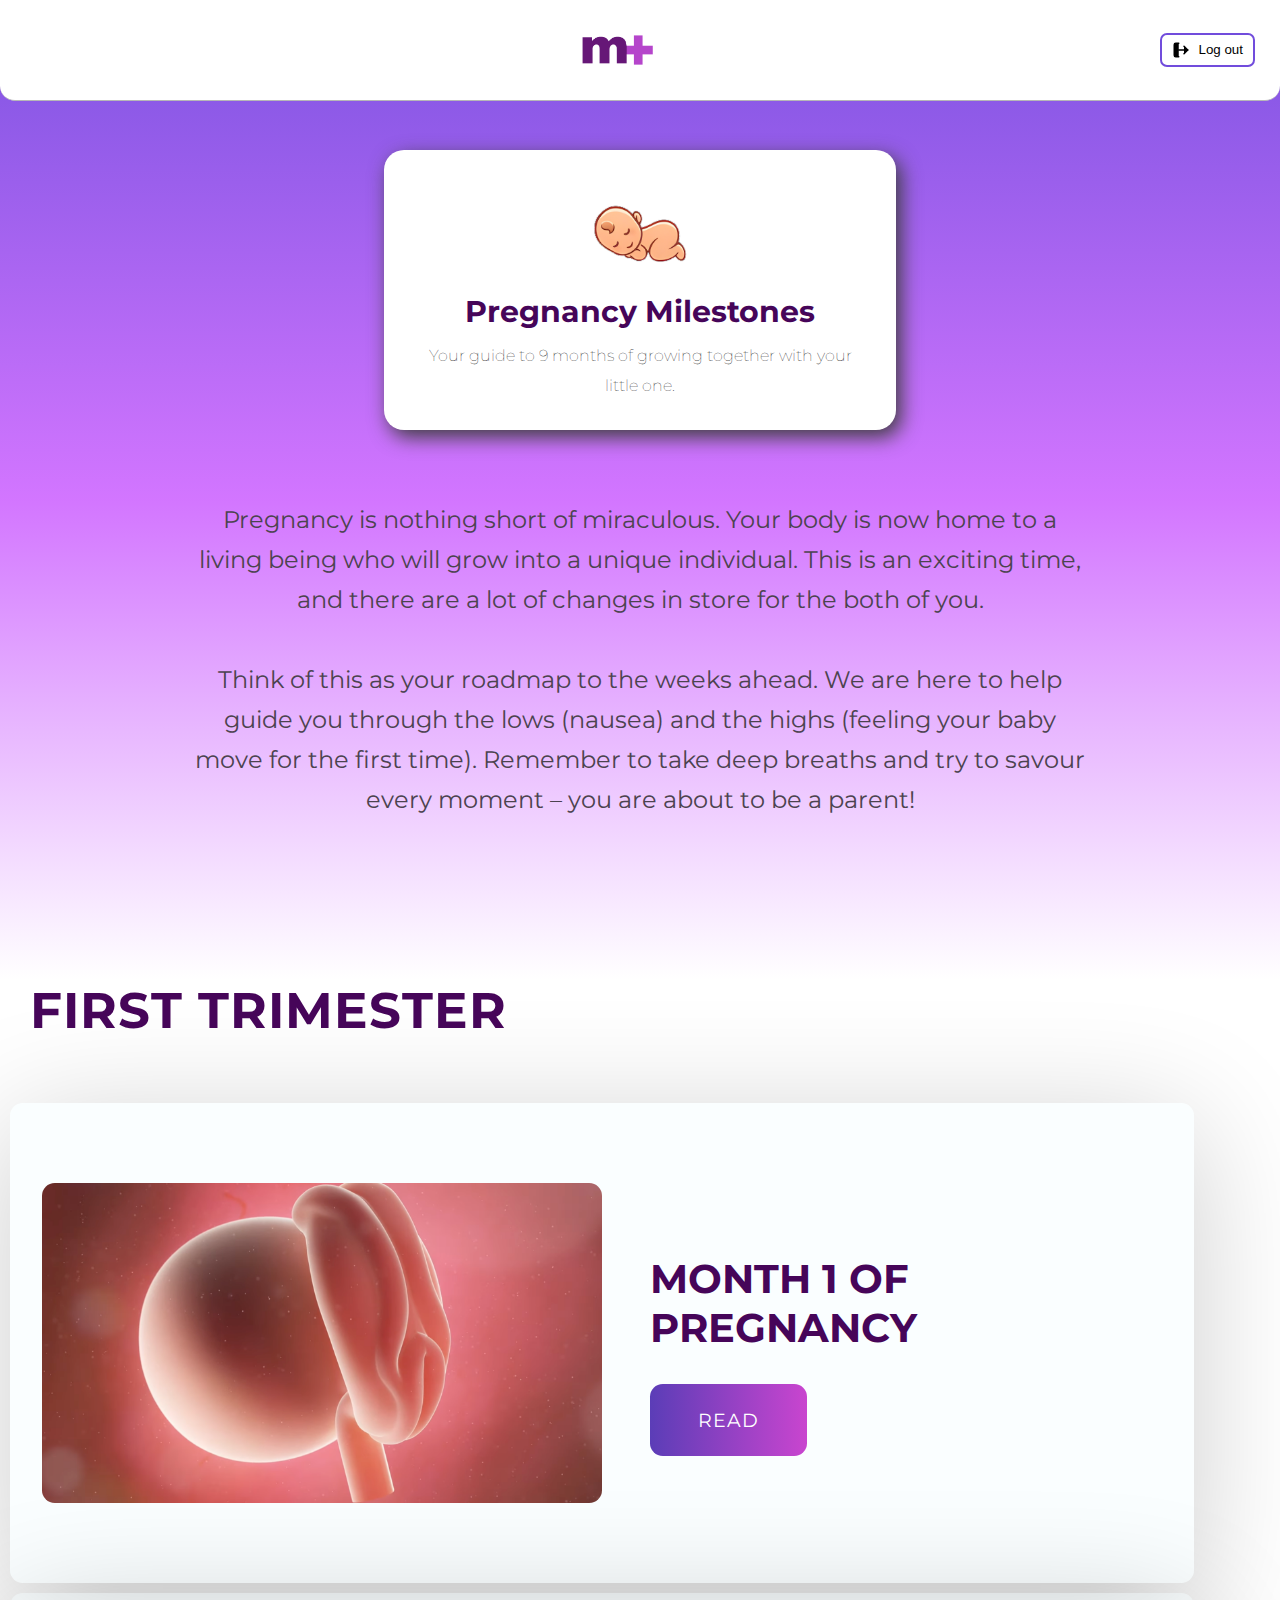
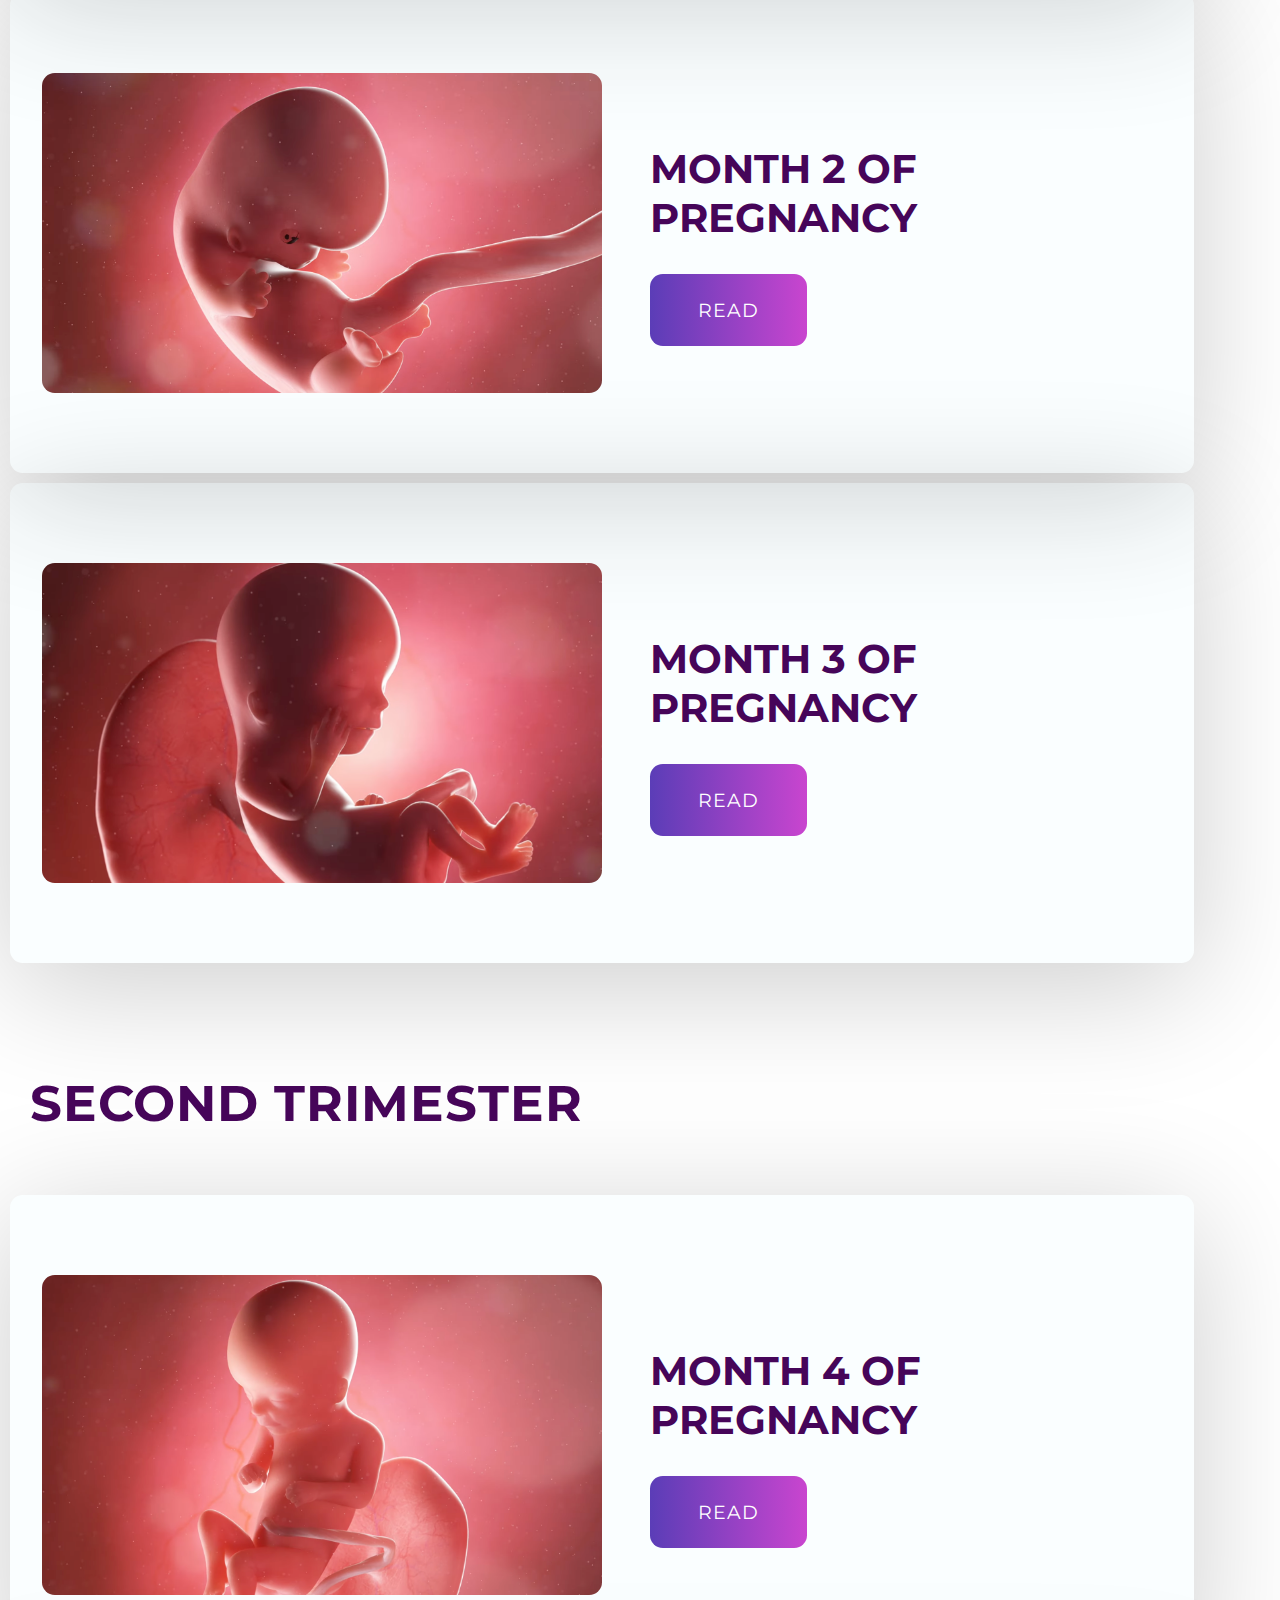
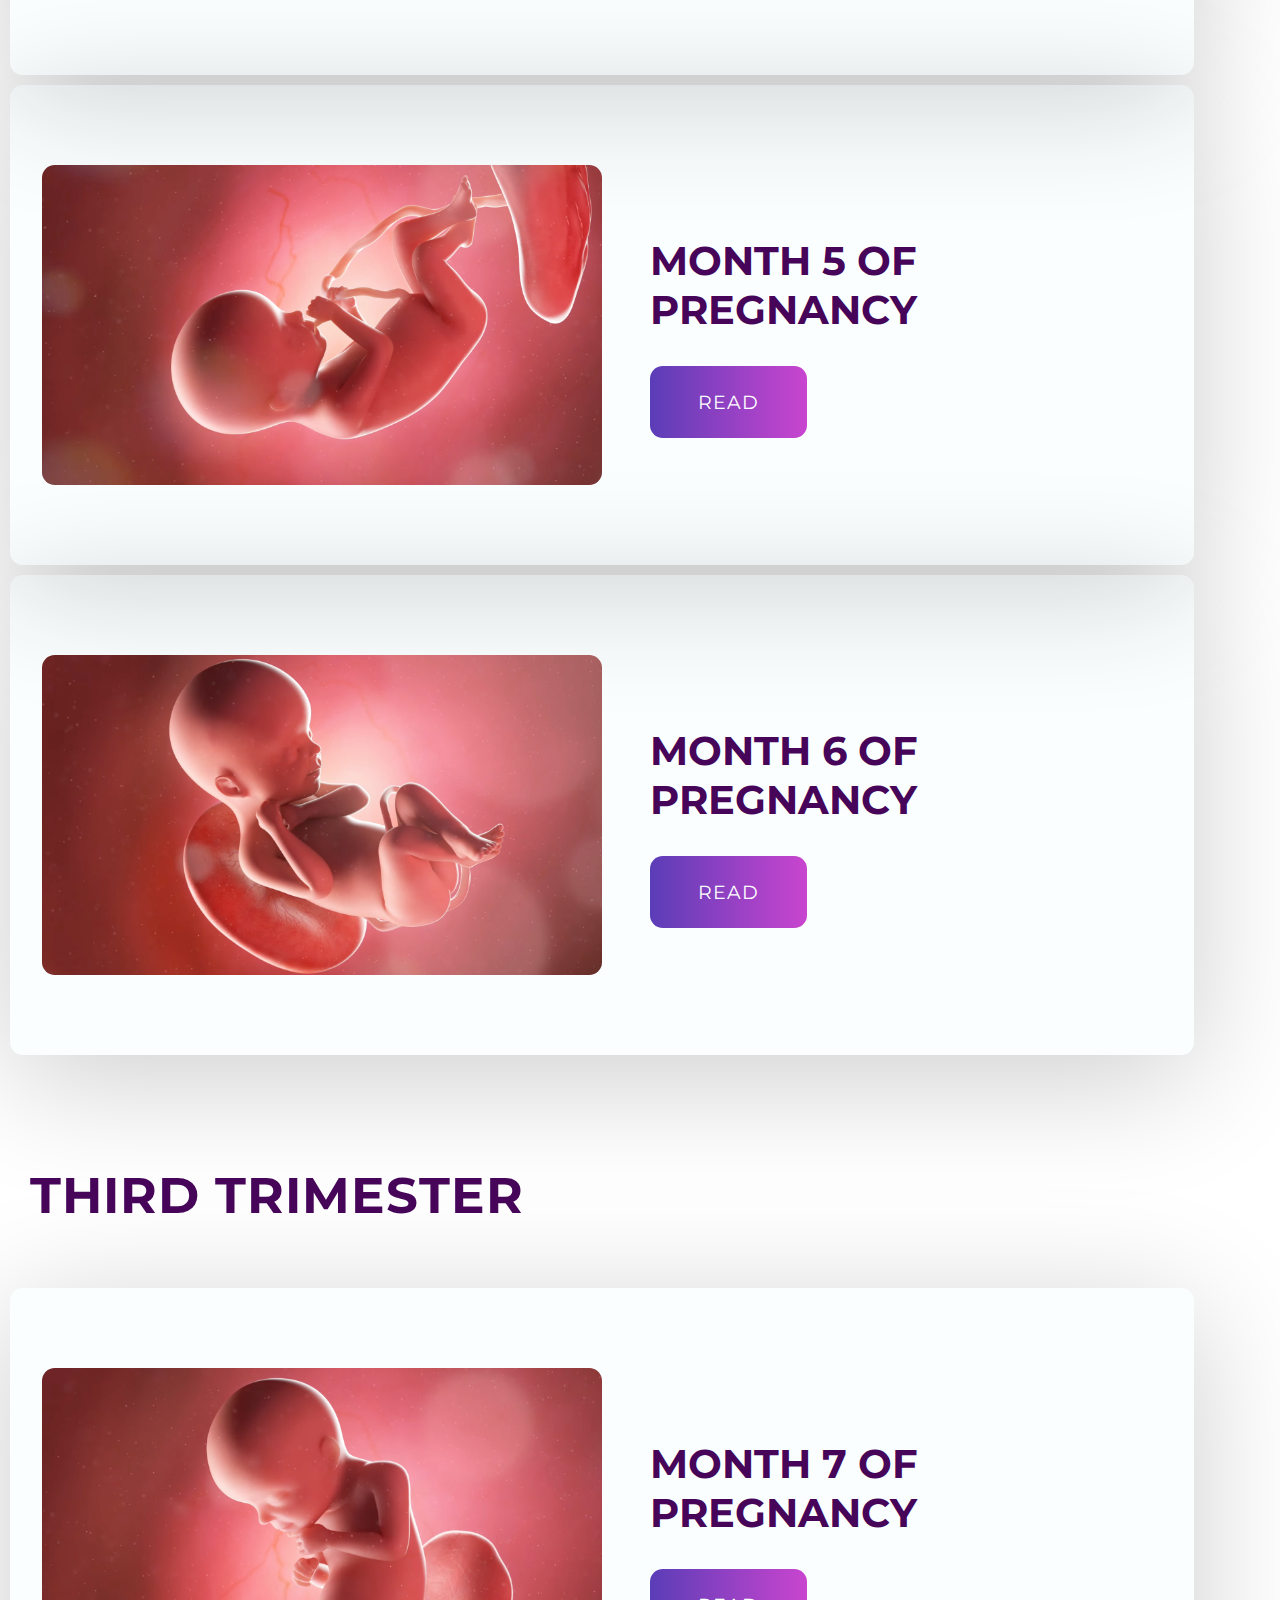
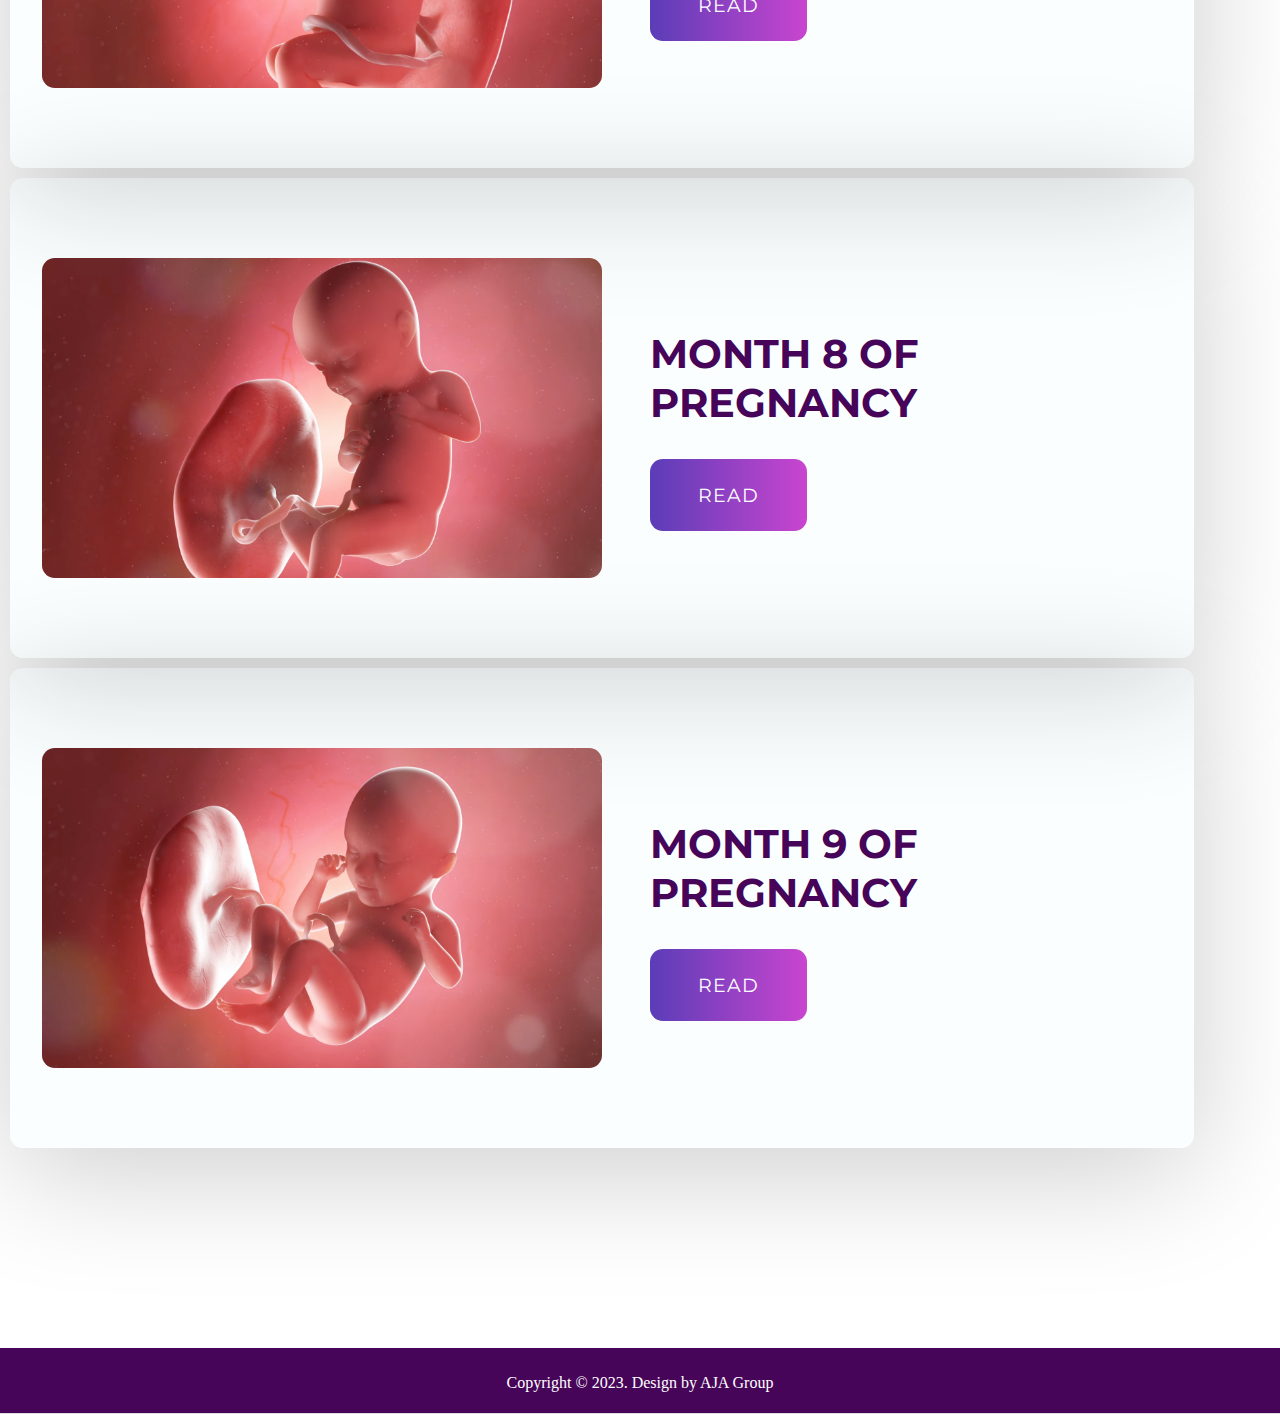
<file: index2.html>
<!DOCTYPE html>
<html lang="en">
<head>
      <meta charset="UTF-8">
      <meta http-equiv="X-UA-Compatible" content="IE=edge">
      <meta name="viewport" content="width=device-width, initial-scale=1.0">
      <title>Pregnancy Milestones</title>
      <link rel="stylesheet" href="css/style2.css">
      <link rel="stylesheet" href="https://cdnjs.cloudflare.com/ajax/libs/font-awesome/6.1.1/css/all.min.css" integrity="sha512-KfkfwYDsLkIlwQp6LFnl8zNdLGxu9YAA1QvwINks4PhcElQSvqcyVLLD9aMhXd13uQjoXtEKNosOWaZqXgel0g==" crossorigin="anonymous" referrerpolicy="no-referrer" />
</head>
<body>
  <!--=============================================
  =                NAVIGATION BAR                 =
  ==============================================-->
  <div class="wrapper site-header__wrapper">
    <nav class="nav">
      <div class="nav__toggle" aria-expanded="false" tabindex="0">
        <i class="fa-regular fa-bars"></i>
      </div>      
      <ul class="nav__wrapper">
        <span class="nav__item"><a href="index1.html">Home</a></span>
        <span class="nav__item"><a href="index2.html">Article Page</a></span>
        <span class="nav__item"><a href="index3.html">Due Date Calculator</a></span>
        <span class="nav__item"><a href="index4.html">BMI Calculator</a></span>
      </ul>
    </nav>
    <div class="logo-header">
      <img src="Assets/images/LOGO_.png">
    </div>
    <a href="index.html">
      <button class="signin-button" aria-label="Sign in">
        <svg xmlns="http://www.w3.org/2000/svg" width="24" height="24" viewBox="0 0 24 24" fill="none" stroke="currentColor" stroke-width="2" stroke-linecap="round" stroke-linejoin="round" class="feather feather-log-out"><path d="M9 21H5a2 2 0 0 1-2-2V5a2 2 0 0 1 2-2h4"></path><polyline points="16 17 21 12 16 7"></polyline><line x1="21" y1="12" x2="9" y2="12"></line></svg>
        <span>Log out</span>
      </button>
    </a>
</div>

  <!--=============================================
  =               PAGE DESCRIPTION                =
  ==============================================-->
  <div class="description-box">
    <div class="baby">
      <img src="Assets/images/baby2.png" width= 110px">
    </div>
    <div class="title">Pregnancy Milestones</div>
    <div class="description">Your guide to 9 months of growing together with your little one.
    </div>
  </div>

  <div class="content">
    <div class="text">
        Pregnancy is nothing short of miraculous. Your body is now home to a living being who will grow into a 
        unique individual. This is an exciting time, and there are a lot of changes in store for the both of you. 
        <br><br>
        Think of this as your roadmap to the weeks ahead. We are here to help guide you through the lows (nausea) 
        and the highs (feeling your baby move for the first time). Remember to take deep breaths and try to savour 
        every moment – you are about to be a parent!
    </div>
  </div>

  <!--=============================================
  =                   CONTAINER                   =
  ==============================================-->
  <div class="first_container">
    <h2>First Trimester</h2>
    <div class="blog-post">
      <div class="blog-post_img">
        <img src="Assets/images/months/one.png"
            alt="">
      </div>
      <div class="blog-post_info">
        <h1 class="blog-post_title">Month 1 of Pregnancy</h1>
        <a href="index2-1.html" class="blog-post_cta">Read</a>
      </div>
    </div>

    <div class="blog-post">
      <div class="blog-post_img">
        <img src="Assets/images/months/two.png"
            alt="">
      </div>
      <div class="blog-post_info">
        <h1 class="blog-post_title">Month 2 of Pregnancy</h1>
        <a href="index2-2.html" class="blog-post_cta">Read</a>
      </div>
    </div>

    <div class="blog-post">
      <div class="blog-post_img">
        <img src="Assets/images/months/three.png"
            alt="">
      </div>
      <div class="blog-post_info">
        <h1 class="blog-post_title">Month 3 of Pregnancy</h1>
        <a href="index2-3.html" class="blog-post_cta">Read</a>
      </div>
    </div>
  </div>

  <div class="second_container">
    <h2>Second Trimester</h2>
    <div class="blog-post">
      <div class="blog-post_img">
          <img src="Assets/images/months/four.png"
              alt="">
      </div>
      <div class="blog-post_info">
          <h1 class="blog-post_title">Month 4 of Pregnancy</h1>
          <a href="index2-4.html" class="blog-post_cta">Read</a>
      </div>
    </div>

    <div class="blog-post">
      <div class="blog-post_img">
          <img src="Assets/images/months/five.png"
              alt="">
      </div>
      <div class="blog-post_info">
          <h1 class="blog-post_title">Month 5 of Pregnancy</h1>
          <a href="index2-5.html" class="blog-post_cta">Read</a>
      </div>
    </div>

    <div class="blog-post">
      <div class="blog-post_img">
          <img src="Assets/images/months/six.png"
              alt="">
      </div>
      <div class="blog-post_info">
          <h1 class="blog-post_title">Month 6 of Pregnancy</h1>
          <a href="index2-6.html" class="blog-post_cta">Read</a>
      </div>
    </div>
  </div>

  <div class="third_container">
    <h2>Third Trimester</h2>
    <div class="blog-post">
      <div class="blog-post_img">
          <img src="Assets/images/months/seven.png"
              alt="">
      </div>
      <div class="blog-post_info">
          <h1 class="blog-post_title">Month 7 of Pregnancy</h1>
          <a href="index2-7.html" class="blog-post_cta">Read</a>
      </div>
    </div>

    <div class="blog-post">
      <div class="blog-post_img">
          <img src="Assets/images/months/eight.png"
              alt="">
      </div>
      <div class="blog-post_info">
          <h1 class="blog-post_title">Month 8 of Pregnancy</h1>
          <a href="index2-8.html" class="blog-post_cta">Read</a>
      </div>
    </div>

    <div class="blog-post">
      <div class="blog-post_img">
          <img src="Assets/images/months/nine.png"
              alt="">
      </div>
      <div class="blog-post_info">
          <h1 class="blog-post_title">Month 9 of Pregnancy</h1>
          <a href="index2-9.html" class="blog-post_cta">Read</a>
      </div>
    </div>
  </div>


  <!--=============================================
  =                    FOOTER                     =
  ==============================================-->
  <div id="footerwrap">
    <div class="footer-container">
      <div class="footerwrap_row">
        <div class="col-md-8"> <span class="copyright">Copyright &copy; 2023. Design by AJA Group</a></span> </div>
        <div class="col-md-4">
      </div>
    </div>
  </div>
  <script src="js/script2.js"></script>
</body>
</html>
</file>
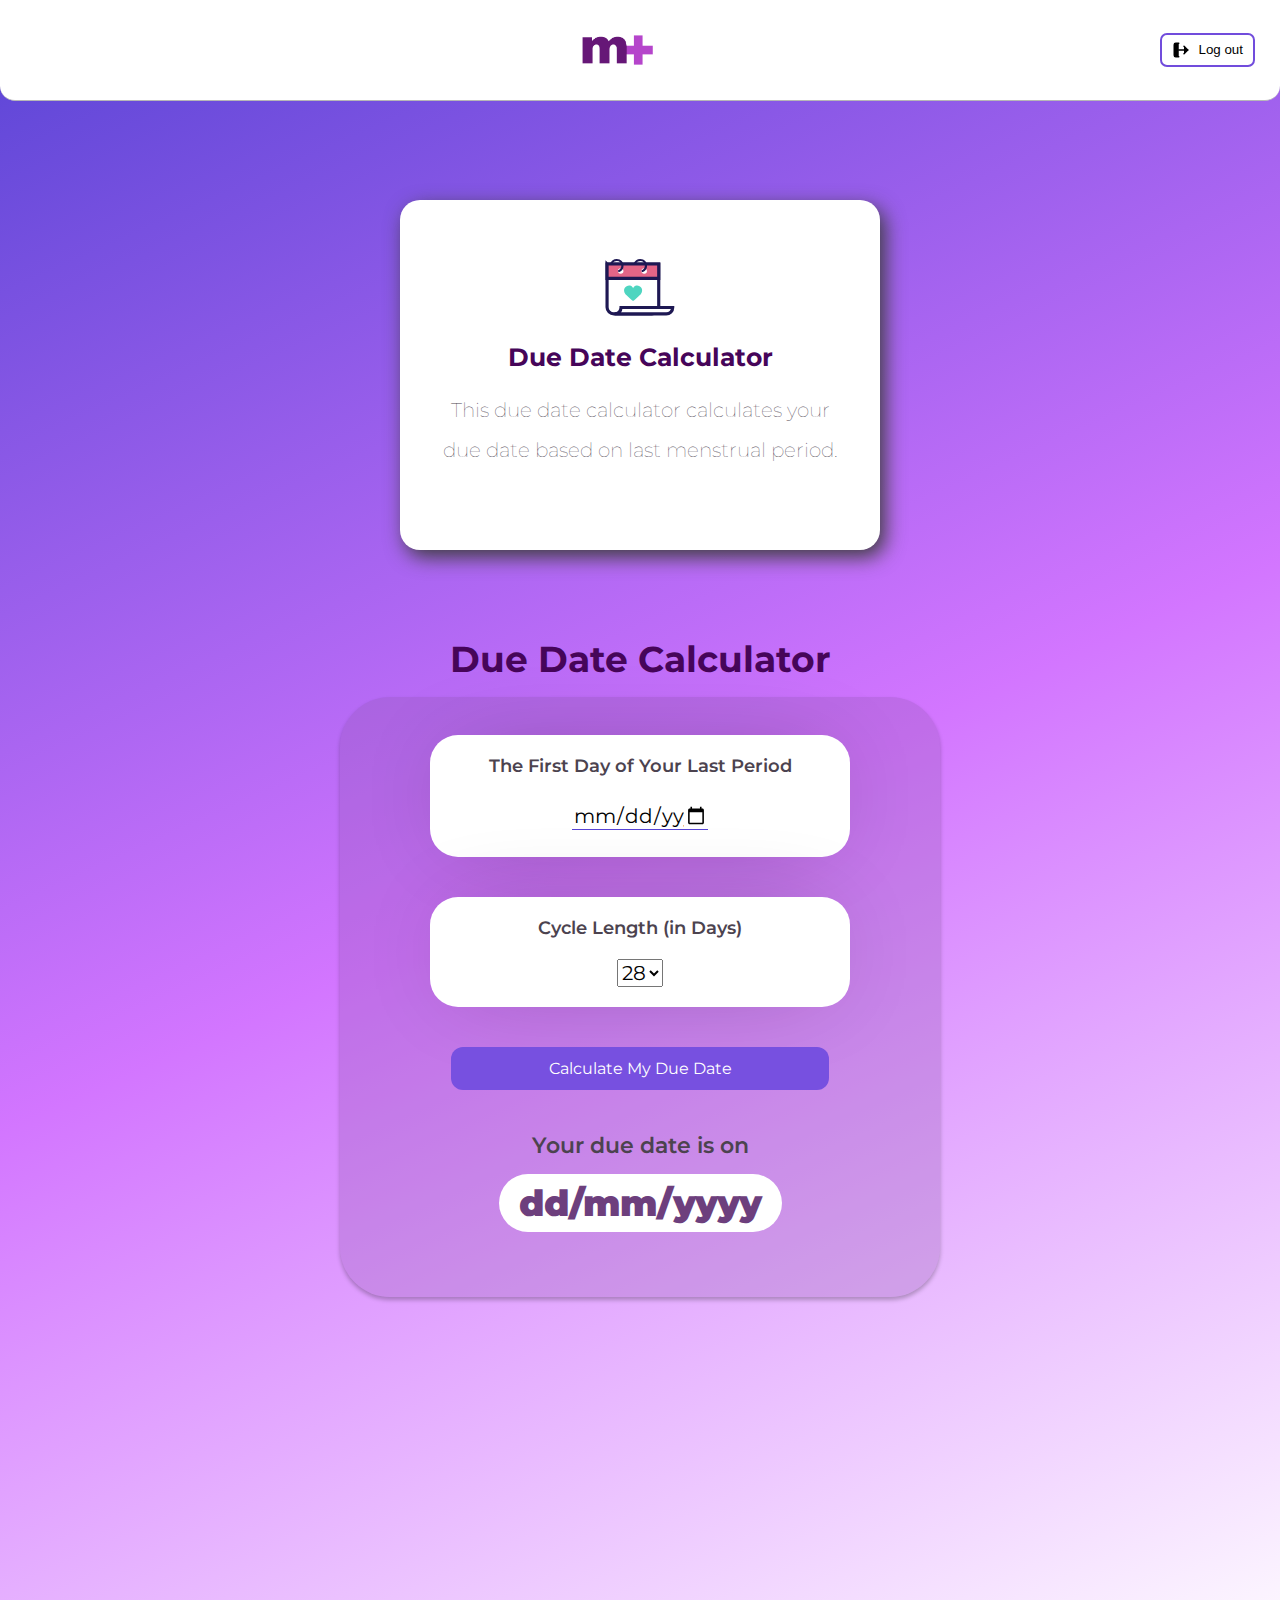
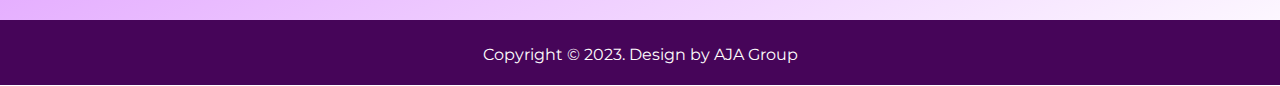
<file: index3.html>
<!DOCTYPE html>
<html lang="en">
<head>
      <meta charset="UTF-8">
      <meta http-equiv="X-UA-Compatible" content="IE=edge">
      <meta name="viewport" content="width=device-width, initial-scale=1.0">
      <title>Pregnancy Due Date Calculator Page</title>
      <link rel="stylesheet" href="css/style3.css">
      <link rel="stylesheet" href="https://cdnjs.cloudflare.com/ajax/libs/font-awesome/6.1.1/css/all.min.css" integrity="sha512-KfkfwYDsLkIlwQp6LFnl8zNdLGxu9YAA1QvwINks4PhcElQSvqcyVLLD9aMhXd13uQjoXtEKNosOWaZqXgel0g==" crossorigin="anonymous" referrerpolicy="no-referrer" />
</head>
<body>
  <!--=============================================
  =                NAVIGATION BAR                 =
  ==============================================-->
  <div class="wrapper site-header__wrapper">
    <nav class="nav">
      <div class="nav__toggle" aria-expanded="false" tabindex="0">
        <i class="fa-regular fa-bars"></i>
      </div>      
      <ul class="nav__wrapper">
        <span class="nav__item"><a href="index1.html">Home</a></span>
        <span class="nav__item"><a href="index2.html">Article Page</a></span>
        <span class="nav__item"><a href="index3.html">Due Date Calculator</a></span>
        <span class="nav__item"><a href="index4.html">BMI Calculator</a></span>
      </ul>
    </nav>
    <div class="logo-header">
      <img src="Assets/images/LOGO_.png">
    </div>
    <a href="index.html">
      <button class="signin-button" aria-label="Sign in">
        <svg xmlns="http://www.w3.org/2000/svg" width="24" height="24" viewBox="0 0 24 24" fill="none" stroke="currentColor" stroke-width="2" stroke-linecap="round" stroke-linejoin="round" class="feather feather-log-out"><path d="M9 21H5a2 2 0 0 1-2-2V5a2 2 0 0 1 2-2h4"></path><polyline points="16 17 21 12 16 7"></polyline><line x1="21" y1="12" x2="9" y2="12"></line></svg>
        <span>Log out</span>
      </button>
    </a>
</div>

  <!--=============================================
  =              PAGE DESCRIPTION                 =
  ==============================================-->
  <div class="content">
    <div>
      <div class="description-box">
        <div class="calendar">
          <img src="Assets/images/calendar.svg" width="15%">
        </div>
        <h1 class="title">Due Date Calculator</h1>

        <p class="description">This due date calculator
            calculates your due date based
            on last menstrual period.
        </p>
      </div>
    </div>
  </div>

  <!--=============================================
  =               DUE DATE CALCULATOR             =
  ==============================================-->

  <div class="container">
    <div class="Rectangle1"></div>
    <div class="box">
      <h1>Due Date Calculator</h1>
      <div class="content">
        <div class="input">
          <label for="period">The First Day of Your Last Period</label>
          <div class="dropdown_button">
            <tr>
              <td><input type="date" id="begin"></td>
            </tr>
          </div>
        </div>
        <div class="input">
          <label for="cycle">Cycle Length (in Days)</label>
          <div class="day">
            <form>
                <select id="mySelect">
                  <option>28</option>
                  <option>29</option>
                  <option>30</option>
                  <option>31</option>
                </select>
            </form>
          </div>
        </div>
        <button class="calculate_button" onclick="calculatedDate()">Calculate My Due Date</button>
      </div>
      <div class="result">
        <p>Your due date is on</h3>
        <div id="result">dd/mm/yyyy</div>
        <p class="comment"></p>
      </div>
    </div>
  </div>

  <!--=============================================
  =                   FOOTER                      =
  ==============================================-->
  <div id="footerwrap">
    <div class="footer-container">
      <div class="footerwrap_row">
        <div class="col-md-8"> <span class="copyright">Copyright &copy; 2023. Design by AJA Group</a></span> </div>
        <div class="col-md-4"> </div>
      </div>
    </div>
  </div>


<script src="js/script3.js"></script>

</body>
</file>
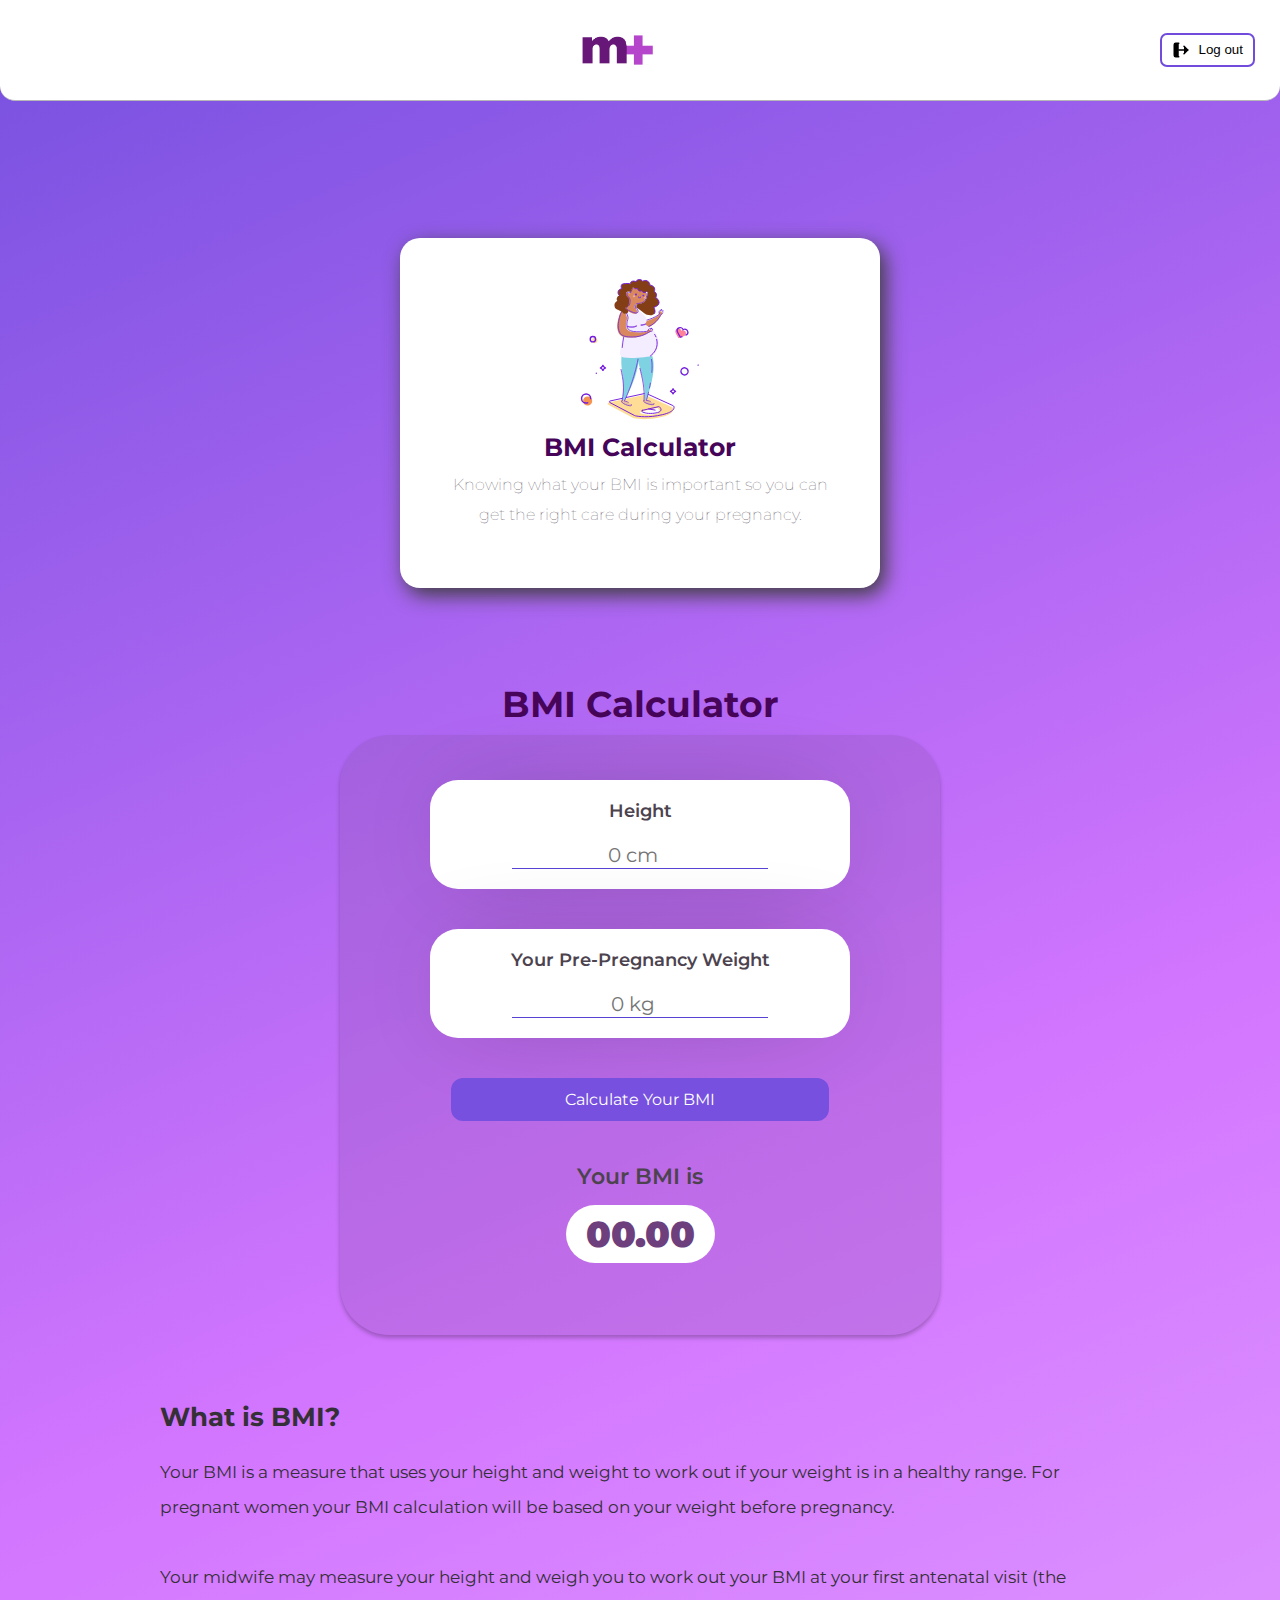
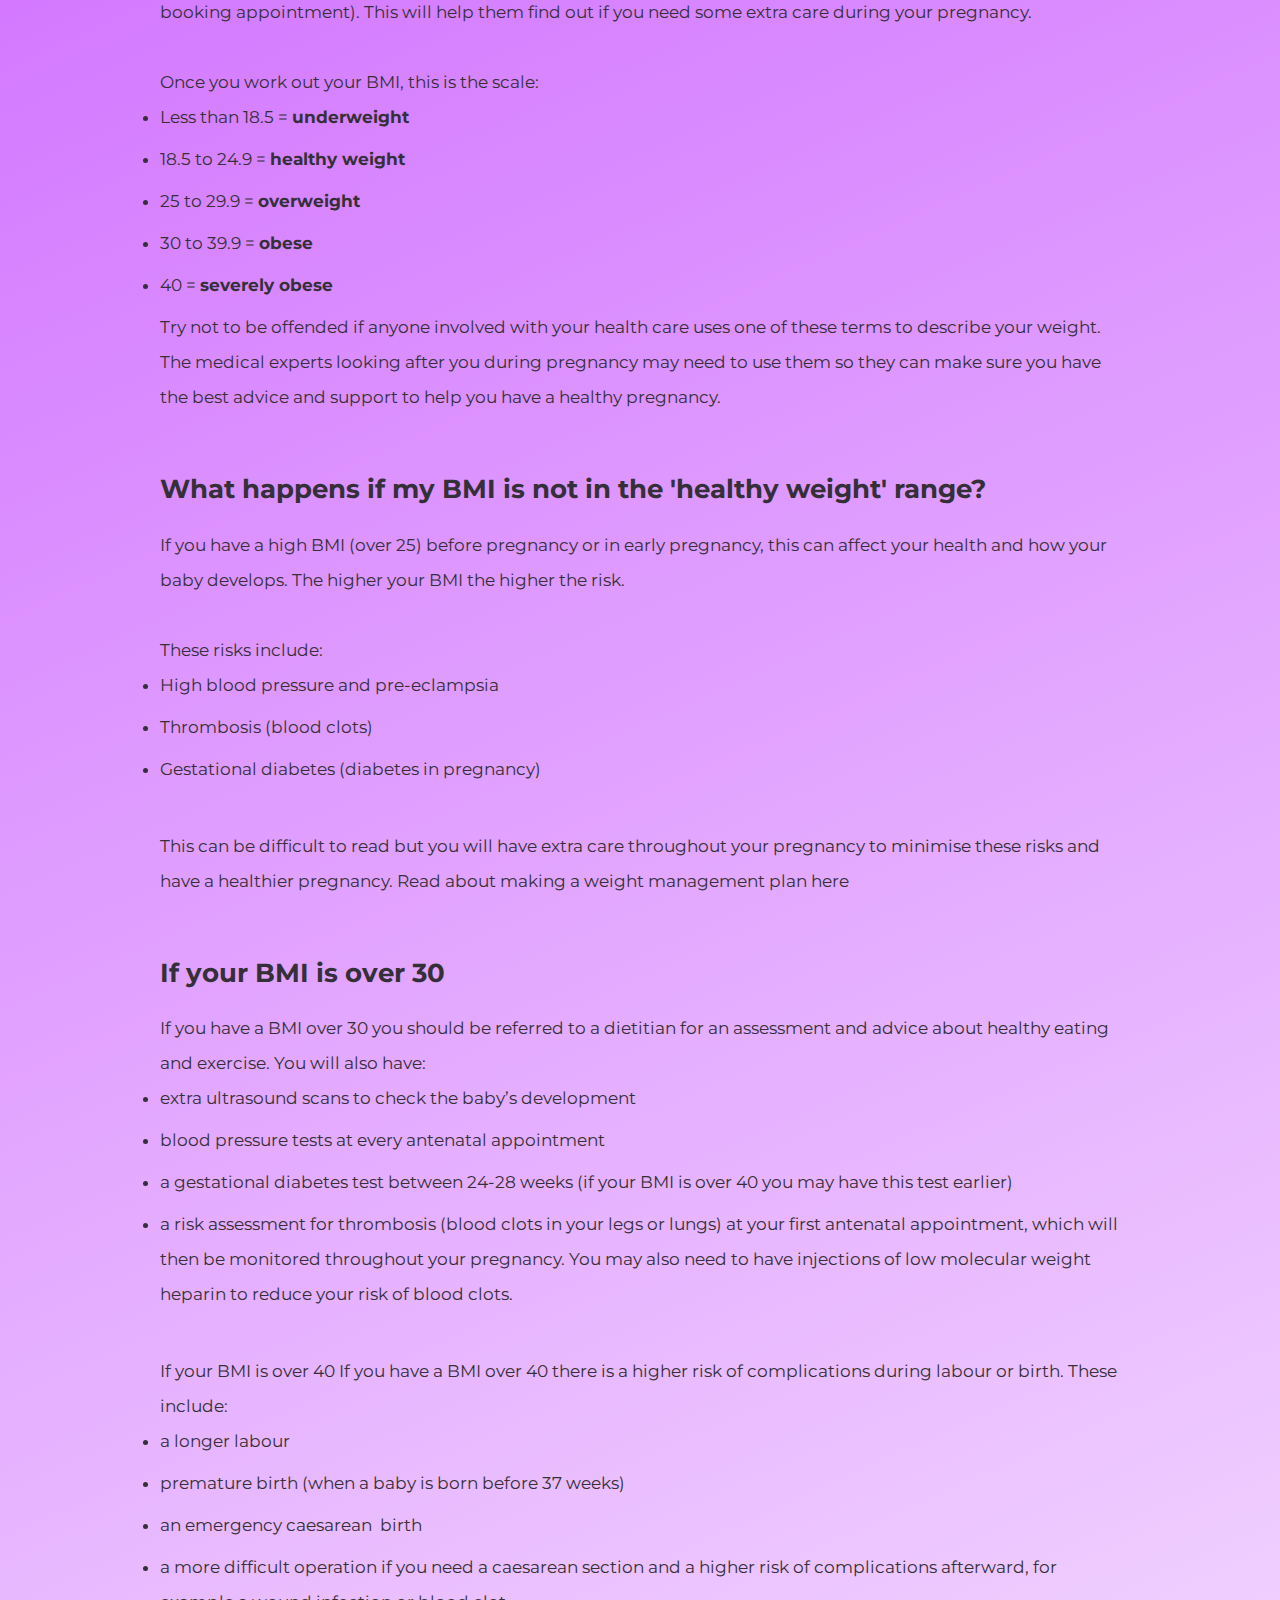
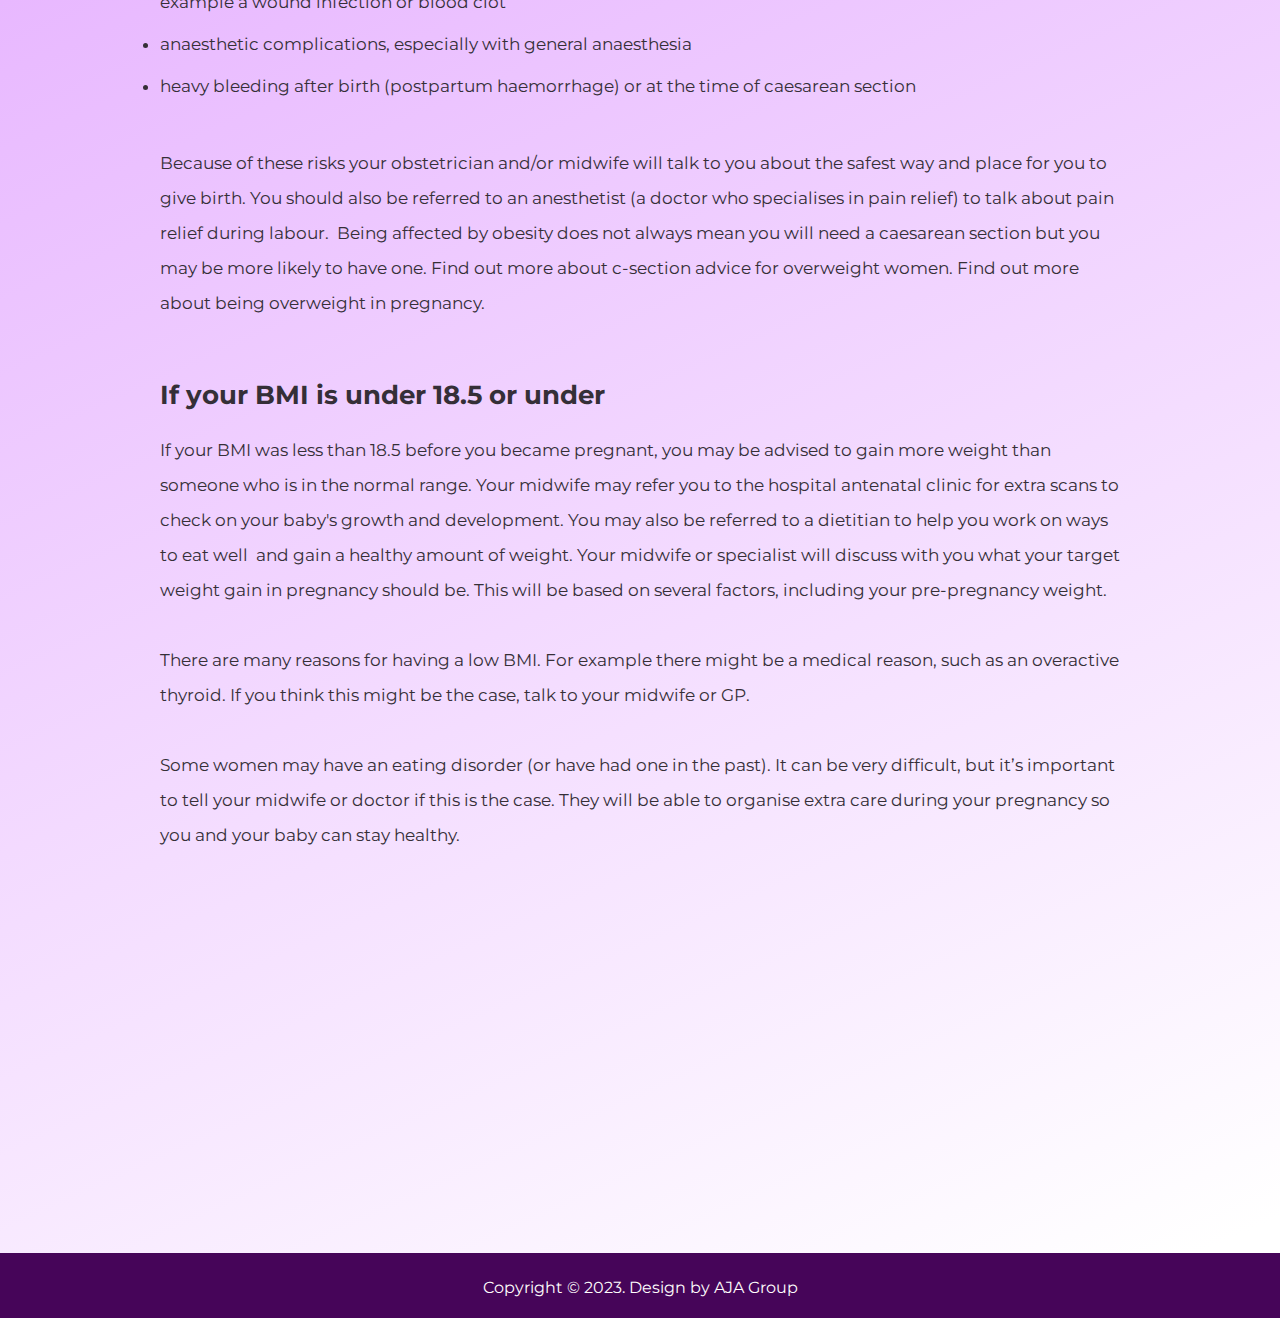
<file: index4.html>
<!DOCTYPE html>
<html lang="en">
<head>
      <meta charset="UTF-8">
      <meta http-equiv="X-UA-Compatible" content="IE=edge">
      <meta name="viewport" content="width=device-width, initial-scale=1.0">
      <title>Pregnancy BMI Page</title>
      <link rel="stylesheet" href="css/style4.css">
      <link rel="stylesheet" href="https://cdnjs.cloudflare.com/ajax/libs/font-awesome/6.1.1/css/all.min.css" integrity="sha512-KfkfwYDsLkIlwQp6LFnl8zNdLGxu9YAA1QvwINks4PhcElQSvqcyVLLD9aMhXd13uQjoXtEKNosOWaZqXgel0g==" crossorigin="anonymous" referrerpolicy="no-referrer" />
</head>
<body>
  <!--=============================================
  =                 NAVIGATION BAR                =
  ==============================================-->
  <div class="wrapper site-header__wrapper">
    <nav class="nav">
      <div class="nav__toggle" aria-expanded="false" tabindex="0">
        <i class="fa-regular fa-bars"></i>
      </div>      
      <ul class="nav__wrapper">
        <span class="nav__item"><a href="index1.html">Home</a></span>
        <span class="nav__item"><a href="index2.html">Article Page</a></span>
        <span class="nav__item"><a href="index3.html">Due Date Calculator</a></span>
        <span class="nav__item"><a href="index4.html">BMI Calculator</a></span>
      </ul>
    </nav>
    <div class="logo-header">
      <img src="Assets/images/LOGO_.png">
    </div>
    <a href="index.html">
      <button class="signin-button" aria-label="Sign in">
        <svg xmlns="http://www.w3.org/2000/svg" width="24" height="24" viewBox="0 0 24 24" fill="none" stroke="currentColor" stroke-width="2" stroke-linecap="round" stroke-linejoin="round" class="feather feather-log-out"><path d="M9 21H5a2 2 0 0 1-2-2V5a2 2 0 0 1 2-2h4"></path><polyline points="16 17 21 12 16 7"></polyline><line x1="21" y1="12" x2="9" y2="12"></line></svg>
        <span>Log out</span>
      </button>
    </a>
</div>

  <!--=============================================
  =             PAGE DESCRIPTION                  =
  ==============================================-->
  <br><br>
  <div class="content">
    <div>
      <div class="description-box">
        <div class="scale">
          <img src="Assets/images/scale.svg" width="25%">
        </div>
        <h1 class="title">BMI Calculator</h1>
        <p class="description">Knowing what your BMI is important so you can get the right care during your pregnancy.
        </p>
      </div>
    </div>
  </div>

  <!--=============================================
  =               BMI CALCULATOR                  =
  ==============================================-->
  <div class="container">
    <div class="Rectangle1"></div>
    <div class="box">
      <h1>BMI Calculator</h1>
      <div class="content">
        <div class="input">
          <label for="height">Height</label>
          <input type="number" id="height" placeholder="0 cm">
        </div>
        <div class="input">
          <label for="weight">Your Pre-Pregnancy Weight</label>
          <input type="number" id="weight" placeholder="0 kg">
        </div>
        <button id="calculate">Calculate Your BMI</button>
      </div>
      <div class="result">
        <p>Your BMI is</p>
        <div id="result">00.00</div>
        <p class="comment"></p>
      </div>
    </div>
  </div>


  <!--=============================================
  =                  BMI TEXT                     =
  ==============================================-->
  <div class="bmi_box">
    <div class="BMI_text">
      <br><br>
      <h2>What is BMI?</h2>
      Your BMI is a measure that uses your height and weight to work out 
      if your weight is in a healthy range. For pregnant women your BMI 
      calculation will be based on your weight before pregnancy.
      <br><br>
      Your midwife may measure your height and weigh you to work out your 
      BMI at your first antenatal visit (the booking appointment). This will 
      help them find out if you need some extra care during your pregnancy.
      <br><br>
      Once you work out your BMI, this is the scale:
      <br>
      <div class="BMI-box2">
          <li>Less than 18.5 = <b>underweight</b></li>
          <li>18.5 to 24.9 = <b>healthy weight</b></li>
          <li>25 to 29.9 = <b>overweight</b></li>
          <li>30 to 39.9 = <b>obese</b></li>
          <li>40 = <b>severely obese</b></li>
      </div>

      Try not to be offended if anyone involved with your health care uses one 
      of these terms to describe your weight. The medical experts looking after 
      you during pregnancy may need to use them so they can make sure you have 
      the best advice and support to help you have a healthy pregnancy.
      <br><br>
      <h2>What happens if my BMI is not in the 'healthy weight' range?</h2>
     
      If you have a high BMI (over 25) before pregnancy or in early pregnancy, this 
      can affect your health and how your baby develops. The higher your BMI the higher 
      the risk.<br><br>
      These risks include:<br>
      <li>High blood pressure and pre-eclampsia</li>
      <li>Thrombosis (blood clots)</li>
      <li>Gestational diabetes (diabetes in pregnancy)</li>
      <br>
      This can be difficult to read but you will have extra care throughout your pregnancy 
      to minimise these risks and have a healthier pregnancy.
      Read about making a weight management plan here
      <br><br>
      <h2>If your BMI is over 30</h2>
      If you have a BMI over 30 you should be referred to a dietitian for an assessment 
      and advice about healthy eating  and exercise.
      You will also have:<br>
      <li>extra ultrasound scans to check the baby’s development</li>
      <li>blood pressure tests at every antenatal appointment</li>
      <li>a gestational diabetes test between 24-28 weeks (if your BMI is over 40 you may 
          have this test earlier)</li>
      <li>a risk assessment for thrombosis (blood clots in your legs or lungs) at your 
          first antenatal appointment, which will then be monitored throughout your pregnancy.
          You may also need to have injections of low molecular weight heparin to reduce 
          your risk of blood clots.</li>
      <br>
      If your BMI is over 40
      If you have a BMI over 40 there is a higher risk of complications during labour 
      or birth. These include:<br>
      <li>a longer labour</li>
      <li>premature birth (when a baby is born before 37 weeks)</li>
      <li>an emergency caesarean  birth</li>
      <li>a more difficult operation if you need a caesarean section and a higher risk 
          of complications afterward, for example a wound infection or blood clot</li>
      <li>anaesthetic complications, especially with general anaesthesia</li>
      <li>heavy bleeding after birth (postpartum haemorrhage) or at the time of caesarean 
          section</li>
      <br>
      Because of these risks your obstetrician and/or midwife will talk to you about the 
      safest way and place for you to give birth. You should also be referred to an 
      anesthetist (a doctor who specialises in pain relief) to talk about pain relief 
      during labour. 
      Being affected by obesity does not always mean you will need a caesarean section 
      but you may be more likely to have one. Find out more about c-section advice for 
      overweight women.
      Find out more about being overweight in pregnancy. 
      <br><br>
      <h2>If your BMI is under 18.5 or under</h2>
      If your BMI was less than 18.5 before you became pregnant, you may be advised to 
      gain more weight than someone who is in the normal range.
      Your midwife may refer you to the hospital antenatal clinic for extra scans to 
      check on your baby's growth and development. You may also be referred to a dietitian 
      to help you work on ways to eat well  and gain a healthy amount of weight.
      Your midwife or specialist will discuss with you what your target weight gain in 
      pregnancy should be. This will be based on several factors, including your pre-pregnancy 
      weight.
      <br><br>
      There are many reasons for having a low BMI. For example there might be a medical 
      reason, such as an overactive thyroid. If you think this might be the case, talk 
      to your midwife or GP.
      <br><br>
      Some women may have an eating disorder (or have had one in the past). It can be 
      very difficult, but it’s important to tell your midwife or doctor if this is the 
      case. They will be able to organise extra care during your pregnancy so you and 
      your baby can stay healthy.
    </div>
  </div>

  <!--=============================================
  =                   FOOTER                      =
  ==============================================-->
  <div id="footerwrap">
    <div class="footer-container">
      <div class="footerwrap_row">
        <div class="col-md-8"> <span class="copyright">Copyright &copy; 2023. Design by AJA Group</a></span> </div>
        <div class="col-md-4"> </div>
      </div>
    </div>
  </div>

  <!--=============================================
  =                  JS FILE                      =
  ==============================================-->
  <script src="js/script4.js"></script>
</body>
</file>
<file: css/style2-1.css>
@import url('https://fonts.googleapis.com/css?family=Montserrat:400,800');

Raw Blame

 
*{
  margin: 0;
  padding: 0;
  box-sizing: border-box;
  font-family: 'Montserrat', sans-serif;
}

body {
  margin: 0;
  padding: 0;
  line-height: 30px;
}

html{
  scroll-behavior: smooth;
  width: 100%;
  height: 1000px;
  background: linear-gradient(0deg, #ffffff 2%,  #CC61FFDE 70%, #5844D5 110%) no-repeat;
}

section{
  width: 100%;
  height: 55vh;
  display: flex;
  align-items: center;
  justify-content: space-between;
  flex-direction: column;
}

/********************************************
  *           NAVIGATION BAR                *
  *******************************************/

.logo-header img{
  width: 100px;
  margin: 0 auto;
  display: flex;
  justify-content: center;
  margin-left: 50px;
}
  
.logo img{
  width: 100px;
  margin: 0 auto;
}
    
.site-header {
  position: relative;
  background-color: #ffffff;
  border-bottom: 1px solid rgb(216, 216, 216); 
  display: flex;
  align-items: center;
  justify-content: space-between;
}
  
.site-header__wrapper {
  display: flex;
  justify-content: space-between;
  align-items: center;
  padding-top: 0rem;
  padding-bottom: 0rem; 
  
  position: fixed;
  top: 0;
  right: 0;
  left: 0;
  background-color: #ffffff;
  border-bottom: 1px solid rgb(183, 183, 183); 
  border-bottom-right-radius: 15px;
  border-bottom-left-radius: 15px;
  z-index: 100;
}
    
.nav__wrapper {
  position: fixed;
  top: 74px;
  left: 0;
  width: Max(225px, 20%);
  bottom: 0;
  z-index: 1;
  visibility: hidden;
  opacity: 0;
  transform: translateX(-100%);
  background-color: #ffffff;
  transition: transform 0.3s ease-out, opacity 0.3s ease-out;
  display: block; }

.nav__wrapper.active {
  visibility: visible;
  opacity: 1;
  transform: translateX(0); 
}

.nav__item {
  border-bottom: 1px solid rgba(0, 0, 0, 0.2); 
  font-family: 'Montserrat', sans-serif;
  font-size: 16px;
}
.nav__item a {
  display: block;
  padding: 1rem; 
  text-decoration: none;
  color: black;
}

.nav__toggle i {
  color: #333333;
  transition: color 0.2s ease-in-out;
  flex: 1;
}

.nav__toggle:hover i {
  color: #dca3ee;
}

.nav__toggle {
  transform: translateX(20px);
}
  
.signin-button {
  border-radius: 7px;
  background-color: white;
  color: black;
  padding: 6px 10px;
  border: 2px solid #714CDC;
  margin-right: 5px;
}

.signin-button svg {
  width: 18px;
  height: 18px;
  fill: currentColor;
  margin-right: 5px;
  vertical-align: middle;
}

.signin-button:hover {
  background-color: #5B3DB7;
  color: white;
  cursor: pointer;
}

.signin-button:active {
  transform: scale(0.98);
}

.signin-button {
  transform: translateX(-20px);
}

@media (min-width: 1080px) {
  h1 {
    font-size: 30px;
    font-family: 'Montserrat', sans-serif;
  }

  h3 {
    font-size: 25px;
    font-family: 'Montserrat', sans-serif;
  }
}

/********************************************
*                HEADINGS                   *
*********************************************/

h1 {
  color: #460559;
  font-family: 'Montserrat', sans-serif;
}

h3, .h3 {
  color: #4C434F;
  font-family: 'Montserrat', sans-serif;
  font-size: 14px;
  font-weight: 100;
  line-height: 20px;
  letter-spacing: .5px;
}

p {
  color: #4C434F;
  font-family: 'Montserrat', sans-serif;
  font-size: 20px;
}

/********************************************
  *            ARTICLE HEADER               *
  *******************************************/
.post-header{
  width: 100%;
  height: 200px;
  margin-top: 130px;
}

.post-container{
  max-width: 800px;
  margin: 0 auto;
  width: 100%;
  margin-bottom: 100px;
}

.header-content{
  display: flex;
  flex-direction: column;
  align-items: center;
}

.back-home{
  color: #460559;
  font-size: 1.2rem;
  font-family: 'Montserrat', sans-serif;
}

.header-title{
  width: 90%;
  font-size: 2.6rem;
  color: #460559;
  text-align: center;
  line-height: 50px;
}

.header-desc{
  width: 90%;
  font-size: 1.5rem;
  color: #460559;
  text-align: center;
  line-height: 40px;
}

.header-img{
  width: 80%;
  height: 80%;
  margin-top: -20%;
  object-fit: cover;
  object-position: center;
}

/********************************************
  *            DOCTOR PROFILE               *
  *******************************************/

.wrapper-flex {
  display: flex;
  align-items: center;
  justify-content: center;
  flex-direction: row;
  margin: 220px auto 0 auto;
}

.profile-wrapper { 
  border-radius: 35px; 
  background-color: white;
  margin-right: 30px;
  width: 70px;
  height: 70px;
  object-fit: cover;
  box-shadow: 0 0 10px rgba(0, 0, 0, 0.2);  
}

.wrapper p {
  font-size: 1.1rem;
  margin-left: auto;
  margin-right: auto;
  line-height: 30px;
}

.text-sm {
  color: #4C434F;
  font-size: 15px;
}

@media (max-width: 468px) {
  .wrapper p {
    font-size: 14px;
  }
}

/********************************************
  *            ARTICLE CONTENT              *
  *******************************************/

.text{
  color: #4C434F;
  font-family: 'Montserrat', sans-serif;
  font-size: 17px;
  display: flex;
  flex-direction: column;
  justify-content: left;
  text-align: justify;
  width: 80%;
  position: relative;
  margin: 30px auto;
}

.content {
  margin-top: 70px;
}

.mid{
  color: #4C434F;
  font-family: 'Montserrat', sans-serif;
  font-size: 17px;
  display: flex;
  flex-direction: column;
  justify-content: center;
  text-align: center;
  width: 75%;
  position: relative; 
  margin: auto;
}

.text li {
  margin-bottom: 3px;
}

@media (max-width: 768px) {
  .wrapper-flex {
    flex-direction: column;
    text-align: center;
  }

  .profile-wrapper { 
    border-radius: 30px; 
    width: 60px;
    height: 60px;
    object-fit: cover;
  }
}

/********************************************
  *                FOOTER                   *
  *******************************************/
#footerwrap {
  background: #460559;
  padding: 5px 0 0px 0;
  border-bottom: 1px solid #ddd;
  text-align: center;
  margin-top: auto;
}

#footerwrap span.copyright {
	line-height: 60px;
	color: white;
	font-weight: 400;
}

#footerwrap span.copyright a {
	color: white;
	border-bottom: 1px dotted;
}

#footerwrap h4 {
	color: white;
}
</file>
<file: css/style2.css>
@import url('https://fonts.googleapis.com/css?family=Montserrat:400,800');

Raw Blame

 
*{
  margin: 0;
  padding: 0;
  box-sizing: border-box;
  font-family: 'Montserrat', sans-serif;
}

body {
  margin: 0;
  padding: 0;
}

html{
  scroll-behavior: smooth;
  width: 100%;
  height: 1000px;
  background: linear-gradient(0deg, #ffffff 2%, #CC61FFDE 50%, #5844D5 120%) no-repeat;
}


/********************************************
  *           NAVIGAITON BAR                *
  *******************************************/
.logo-header img {
  width: 100px;
  margin: 0 auto;
  display: flex;
  justify-content: center;
  margin-left: 50px;
}
  
.logo img{
  width: 100px;
  margin: 0 auto;
}
    
.site-header {
  position: relative;
  background-color: #ffffff;
  border-bottom: 1px solid rgb(216, 216, 216); 
  display: flex;
  align-items: center;
  justify-content: space-between;
}
  
.site-header__wrapper {
  display: flex;
  justify-content: space-between;
  align-items: center;
  padding-top: 0rem;
  padding-bottom: 0rem; 
  
  position: fixed;
  top: 0;
  right: 0;
  left: 0;
  background-color: #ffffff;
  border-bottom: 1px solid rgb(183, 183, 183); 
  border-bottom-right-radius: 15px;
  border-bottom-left-radius: 15px;
  z-index: 100;
}

.nav__wrapper {
  position: fixed;
  top: 74px;
  left: 0;
  width: Max(225px, 20%);
  bottom: 0;
  z-index: 1;
  visibility: hidden;
  opacity: 0;
  transform: translateX(-100%);
  background-color: #ffffff;
  transition: transform 0.3s ease-out, opacity 0.3s ease-out;
  display: block; }

.nav__wrapper.active {
  visibility: visible;
  opacity: 1;
  transform: translateX(0); 
}
    
.nav__item {
  border-bottom: 1px solid rgba(0, 0, 0, 0.2); 
  font-family: 'Montserrat', sans-serif;
  font-size: 16px;
}

.nav__item a {
  display: block;
  padding: 1rem; 
  text-decoration: none;
  color: black;
}

.nav__toggle i {
  color: #333333;
  transition: color 0.2s ease-in-out;
  flex: 1;
}
  
.nav__toggle:hover i {
  color: #dca3ee;
}

.nav__toggle {
  transform: translateX(20px);
}
  
.signin-button {
  border-radius: 7px;
  background-color: white;
  color: black;
  padding: 6px 10px;
  border: 2px solid #714CDC;
  margin-right: 5px;
}

.signin-button svg {
  width: 18px;
  height: 18px;
  fill: currentColor;
  margin-right: 5px;
  vertical-align: middle;
}

.signin-button:hover {
  background-color: #5B3DB7;
  color: white;
  cursor: pointer;
}
  
.signin-button:active {
  transform: scale(0.98);
}

.signin-button {
  transform: translateX(-20px);
}

@media (min-width: 1080px) {
  h1 {
    font-size: 30px;
    font-family: 'Montserrat', sans-serif;
  }

  h3 {
    font-size: 25px;
    font-family: 'Montserrat', sans-serif;
  }
}

/********************************************
  *               HEADINGS                  *
  *******************************************/
h1 {
  color: #460559;
  font-family: 'Montserrat', sans-serif;
}

h3 {
  color: #4C434F;
  margin-top: 60px;
  padding-left: 200px;
  font-family: 'Montserrat', sans-serif;
  font-size: 14px;
  font-weight: 100;
  line-height: 20px;
  line-height: 20px;
  letter-spacing: .5px;
  margin: 20px 0 30px;
}

p {
  color: #4C434F;
  font-family: 'Montserrat', sans-serif;
  font-size: 20px;
  text-align: center;
}
  
/********************************************
  *           PAGE DESCRIPTION              *
  *******************************************/
.description-box{
  /* border-radius: 5px; */
  display: flex;
  flex-direction: column;
  justify-content: center;
  text-align: center;
  width: 40%;
  height: 280px;
  position: relative; 
  margin: 150px auto 70px auto;
  justify-content: middle;
  background: rgb(255, 255, 255);
  background-blend-mode: multiply;
  mix-blend-mode: normal;
  border-radius: 20px;
  box-shadow: 5px 7px 20px #3d3d3d;
}

.title {
  color: #460559;
  font-family: 'Montserrat', sans-serif;
  font-size: 30px;
  font-weight: bold;
  margin-bottom: 10px;
}

.description{
  font-family: 'Montserrat', sans-serif;
  font-size: 16px;
  font-weight: 100;
  line-height: 30px;
  text-align: center;
  padding: 1px 42px;
}

.text{
  color: #4C434F;
  font-family: 'Montserrat', sans-serif;
  display: flex;
  flex-direction: column;
  justify-content: center;
  text-align: center;
  width: 70%;
  position: relative;
  margin: 50px auto 0 auto;
  font-size: 1.5rem;
  line-height: 40px;

}

@media (max-width: 1200px) {
  .description-box {
    width: 50%;
  }
  .text {
    font-size: 1.4rem;
  }
}

@media (max-width: 960px) {
  .description-box {
    width: 55%;
  }
  .title {
    font-size: 25px;
  }
  .text {
    font-size: 1.3rem;
  }
}

@media (max-width: 800px) {
  .description-box {
    width: 65%;
  }
  .title {
    font-size: 25px;
  }
  .text {
    font-size: 1.25rem;
    margin-bottom: -30px;
  }
}

@media (max-width: 600px) {
  .description-box {
    width: 70%;
  }
  .title {
    font-size: 20px;
  }
  .description {
    font-size: 14px;
  }
  .text {
    margin-top: -10px;
    font-size: 1.2rem;
    margin-bottom: -30px;
  }
}

@media (max-width: 480px) {
  .description-box {
    width: 80%;
  }
  .title {
    font-size: 20px;
  }
  .description {
    font-size: 14px;
    line-height: 30px;
  }
  .text {
    font-size: 1.1rem;
  }
}

@media (max-width: 410px) {
  .description-box {
    width: 85%;
  }
  .title {
    font-size: 18px;
  }
  .description {
    font-size: 12px;
    line-height: 30px;
  }
  .text {
    font-size: 1.05rem;
  }
}

/********************************************
  *               CONTAINER                 *
  *******************************************/

.first_container {
  margin-top: 100px;
  font-family: 'Montserrat', sans-serif;
}

.second_container {
  margin-top: 50px;
  font-family: 'Montserrat', sans-serif;
}

.third_container {
  margin-top: 50px;
  font-family: 'Montserrat', sans-serif;
  margin-bottom: 200px;
}

.first_container h2, .second_container h2,
.third_container h2 {
  letter-spacing: 1px;
  font-size: 50px;
  color: #460559;;
  padding: 10px;
  text-transform: uppercase;
  display: inline-block;
  cursor: pointer;
  text-align: left;
  margin-top: 50px;
  margin-left: 20px;
}

.blog-post {
  width: 80%;
  max-width: 100rem;
  padding: 5rem;
  background-color: #dbf4ff21;
  box-shadow: 0 1.4rem 8rem rgba(0, 0, 0, 0.2);
  display: flex;
  align-items: center;
  border-radius: .8rem;
  margin: 10px;
}

.blog-post_img {
  min-width: 35rem;
  max-width: 35rem;
  height: 20rem;
  transform: translateX(-3rem);
  position: relative;
}

.blog-post_img img {
  width: 100%;
  height: 100%;
  object-fit: cover;
  border-radius: .8rem;
  display: block;
}

.blog-post_img img::before {
  content: '';
  width: 100%;
  height: 100%;
  position: absolute;
  top: 0;
  left: 0;
  box-shadow: .5rem .5rem 3rem 1px rgba(0, 0, 0, 0.5);
  border-radius: .8rem;
}

.blog-post_title {
  font-size: 2.5rem;
  margin: 1.5rem 0 2rem 0;
  text-transform: uppercase;
  color: #460559;
}

.blog-post_cta {
  display: inline-block;
  padding: 1.5rem 3rem;
  letter-spacing: 1px;
  text-transform: uppercase;
  font-size: 1.2rem;
  color: #fff;
  text-decoration: none;
  border-radius: .8rem;
  background: linear-gradient(to right, #5B3DB7 0%, #c945cf 100%);
}

.blog-post_cta:hover {
  background: linear-gradient(to right, #c945cf 0%, #5B3DB7 100%);
}

@media screen and (max-width: 1068px) {
  .blog-post {
      max-width: 80rem;
  }
  .blog-post_img {
      min-width: 30rem;
      max-width: 30rem;
  }
  .container h2 {
      margin-top: 120px;
      margin-left: 275px;
  }
}

@media screen and (max-width: 868px) {
  .blog-post {
      max-width: 55rem;
  }
  .container h2 {
      margin-top: 20px;
      margin-left: 142px;
  }
}

@media screen and (max-width: 768px) {
  .blog-post {
      padding: 2.5rem;
      flex-direction: column;
  }
  .blog-post_img {
      min-width: 100%;
      max-width: 100%;
      transform: translate(0, -0.5rem);
  }
  .container {
      margin-top: auto;
  }
}

@media screen and (max-width: 823px) {
  .container h2 {
      margin-top: 35px;
      margin-left: 142px;
  }
}
        

/********************************************
  *                FOOTER                   *
  *******************************************/
#footerwrap {
	background: #460559;
	padding: 5px 0 0px 0;
	border-bottom: 1px solid #ddd;
	text-align: center;
  margin-top: auto;
}

#footerwrap span.copyright {
	line-height: 60px;
	color: white;
	font-weight: 400;
}

#footerwrap span.copyright a {
	color: #888;
	border-bottom: 1px dotted;
}

#footerwrap h4 {
	color: white;
}
</file>
<file: css/style3.css>
@import url('https://fonts.googleapis.com/css?family=Montserrat:400,800');
Raw Blame
 
*{
    margin: 0;
    padding: 0;
    box-sizing: border-box;
    font-family: 'Montserrat', sans-serif;
}

body {
    margin: 0;
    padding: 0;
    font-family: 'Montserrat', sans-serif;

}

html{
  scroll-behavior: smooth;
  width: 100%;
  min-height: 1000px;
  background: linear-gradient(336deg, #ffffff 0%, #CC61FFDE 50%, #5844D5 100%) no-repeat;
}

/********************************************
  *             NAVIGATION BAR              *
  *******************************************/

.logo-header img{
  width: 100px;
  margin: 0 auto;
  display: flex;
  justify-content: center;
  margin-left: 50px;
}

.logo img{
  width: 100px;
  margin: 0 auto;
}
  
.site-header {
  position: relative;
  background-color: #ffffff;
  border-bottom: 1px solid rgb(216, 216, 216); 
  display: flex;
  align-items: center;
  justify-content: space-between;
}

.site-header__wrapper {
  display: flex;
  justify-content: space-between;
  align-items: center;
  padding-top: 0rem;
  padding-bottom: 0rem; 
  
  position: fixed;
  top: 0;
  right: 0;
  left: 0;
  background: white;
  border-bottom: 1px solid rgb(183, 183, 183); 
  z-index: 100;
  border-bottom-right-radius: 15px;
  border-bottom-left-radius: 15px;
}

.nav__wrapper {
  position: fixed;
  top: 74px;
  left: 0;
  width: Max(225px, 20%);
  bottom: 0;
  z-index: 1;
  visibility: hidden;
  opacity: 0;
  transform: translateX(-100%);
  background-color: #ffffff;
  transition: transform 0.3s ease-out, opacity 0.3s ease-out;
  display: block; 
}

.nav__wrapper.active {
  visibility: visible;
  opacity: 1;
  transform: translateX(0);
}

.nav__item {
  border-bottom: 1px solid rgba(0, 0, 0, 0.2); 
  font-family: 'Montserrat', sans-serif;
  font-size: 16px;
}

.nav__item a {
  display: block;
  padding: 1rem; 
  text-decoration: none;
  color: black;
}

.nav__toggle i {
  color: #333333;
  transition: color 0.2s ease-in-out;
  flex: 1;
}

.nav__toggle:hover i {
  color: #dca3ee;
}

.nav__toggle {
  transform: translateX(20px);
}
  
.signin-button {
  border-radius: 7px;
  background-color: white;
  color: black;
  padding: 6px 10px;
  border: 2px solid #714CDC;
  margin-right: 5px;
}

.signin-button svg {
  width: 18px;
  height: 18px;
  fill: currentColor;
  margin-right: 5px;
  vertical-align: middle;
}

.signin-button:hover {
  background-color: #5B3DB7;
  color: white;
  cursor: pointer;
}

.signin-button:active {
  transform: scale(0.98);
}

.signin-button {
  transform: translateX(-20px);
}
  
/********************************************
  *           PAGE DESCRIPTION              *
  *******************************************/
.content {
  padding: 0 40px;
}

.description-box{
  display: flex;
  flex-direction: column;
  justify-content: center;
  text-align: center;
  width: 40%;
  height: 350px;          /* diff */
  margin: 200px auto 70px auto;
  justify-content: middle;
  background: rgb(255, 255, 255);
  background-blend-mode: multiply;
  mix-blend-mode: normal;
  border-radius: 20px;
  box-shadow: 5px 7px 20px #3d3d3d;
}

.title {
  font-size: 25px;
  padding: 1px 30px 0 30px;
  margin-top: 20px;
}

.description{
  margin-top: 0px;
  font-family: 'Montserrat', sans-serif;
  font-size: 20px;
  font-weight: 100;
  line-height: 40px;
  text-align: center;
  padding: 1px 42px;
  text-align: center;
  color: #4C434F;
}

@media (min-width: 1080px) {
  h1 {
    font-size: 30px;
  }
}

@media (max-width: 1200px) {
  .description-box {
    width: 50%;
    height: 330px;
  }
}

@media (max-width: 960px) {
  .description-box {
    width: 55%;
  }
  .title {
    font-size: 25px;
  }
}

@media (max-width: 800px) {
.description-box {
  width: 65%;
}
.title {
  font-size: 25px;
  margin-bottom: 20px;
}
}

@media (max-width: 600px) {
.description-box {
  width: 75%;
  height: 270px;
}
.title {
  font-size: 25px;  
}
.description {
  font-size: 1.05rem;
  padding: 0px 20px;
  line-height: 30px;
  margin-top: -10px;
}
}

@media (max-width: 480px) {
  .description-box {
    width: 85%;
  }
  .title {
    font-size: 20px;
    margin-top: 5px;
  }
  .description {
    margin-top: -10px;
    font-size: 0.95rem;
    line-height: 30px;
    padding: 0 20px;
  }
}

@media (max-width: 410px) {
  .description-box {
    width: 90%;
  }
  .title {
    font-size: 25px;
    margin-top: 5px;
  }
  .description {
    font-size: 0.95rem;
    line-height: 30px;
    padding: 0 10px;
    margin-top: -10px;
  }
}

@media (max-width: 360px) {
  .description-box {
    width: 90%;
  }
  .title {
    font-size: 16px;
    margin-top: 5px;
  }
  .description {
    font-size: 0.95rem;
    line-height: 25px;
    padding: 0 10px;
    margin-top: -10px;
  }
}

/********************************************
  *     PREGNANCY DUE DATE CALCULATOR       *
  *******************************************/

.container {
  width: 100%;
  position: relative;
  font-family: 'Montserrat', sans-serif;
  margin-bottom: 600px;
}

.Rectangle1 {
  position: absolute;
  width: 600px;
  height: 600px;
  left: 50%;
  margin-left: -300px;
  right: 50%;
  margin-right: -300px;  
  top: -90%;
  background: rgba(139, 82, 170, 0.253);
  background-blend-mode: multiply;
  mix-blend-mode: normal;
  box-shadow: 0px 3px 4px rgba(0, 0, 0, 0.25);
  border-radius: 50px;
  z-index: -1;
}

.box {
  background: transparent;
  margin-left: auto;
  margin-right: auto;
  border-radius: 5px;
  display: flex;
  flex-direction: column;
  justify-content: center;
  text-align: center;
  width: 500px;
  height: 150px;
  padding: 10px;
  margin-top: 300px;
  justify-content: middle;
  background-blend-mode: multiply;
  mix-blend-mode: normal;
  border-radius: 30px;
} 

h1 {
  font-weight: bold;
  color:  #460559;
  font-size: 36px;
  padding: 30px 0;
}

.dropdown_button {
  width: 100%;
  height: 40px;
  font-family: 'Montserrat', sans-serif;
  font-weight: 300;
  line-height: 19px;
  text-align: center;
  font-size: 20px;
  display: flex;
  justify-content: center;
  align-items: center;
  /* margin: auto; */
  border-radius: 28px;
  cursor: pointer;
}

.calculate_button {
  font-family: "Montserrat", sans-serif;
  color: #fff;
  background: #7750E0;
  font-size: 16px;
  border-radius: 12px;
  padding: 12px 0;
  width: 90%;
  outline: none;
  border: none;
  transition: background 0.2s ease;
  margin-bottom: -10px;
}

.calculate_button:hover {
  background: #dca3ee;
}

.day{
  display: flex;
  flex: 1fr;
  justify-content: center;
  align-items: center;
}

/* .day {
  position: relative;
  display: flex;
} */

.input {
  background: #fff;
  box-shadow: 0px 0px 95px -30px rgba(0, 0, 0, 0.3);
  border-radius: 28px;
  padding: 20px 0;
  margin-bottom: 40px;
}

.input label {
  display: block;
  font-size: 18px;
  font-weight: 600;
  color: #4C434F;
  margin-bottom: 20px;
}

.input select {
  width: 100%;
  text-align: center;
  font-size: 20px;
  font-family: "Montserrat", sans-serif;
}

.input input {
  outline: none;
  border: none;
  border-bottom: 1px solid rgb(86, 67, 212);
  width: 32%;
  text-align: center;
  font-size: 20px;
  font-family: "Montserrat", sans-serif;
}

.result {
  padding: 30px 20px;
  margin-bottom: 2px;
}

.result p {
  font-weight: 600;
  font-size: 22px;
  color: #4C434F;
  margin-bottom: 15px;
}

.result #result {
  font-size: 36px;
  font-weight: 900;
  color: #6d3f7d;
  background-color: #ffffff;
  display: inline-block;
  padding: 7px 20px;
  border-radius: 55px;
  margin-bottom: 2px;
}

.comment {
  color: #4632ce;
  font-weight: 800;
}

@media (max-width: 768px) {
  .box {
    width: 450px;
  }
  .Rectangle1 {
    width: 500px;
    left: 50%;
    margin-left: -250px;
    right: 50%;
    margin-right: -250px;  
  }
  .calculate_button {
    width: 300px;
  }
}

@media (max-width: 540px) {
  .box {
    width: 400px;
  }
  .Rectangle1 {
    width: 420px;
    left: 50%;
    margin-left: -210px;
    right: 50%;
    margin-right: -210px;  
  }
  .calculate_button {
    width: 250px;
  }
}

@media (max-width: 430px) {
  .box {
    width: 350px;
  }
  .Rectangle1 {
    top: -85%;
    width: 320px;
    left: 50%;
    margin-left: -160px;
    right: 50%;
    margin-right: -160px;  
  }
  .calculate_button {
    width: 200px;
  }
  .result #result {    /* how tf this doesn't work? */
    font-size: 20px;
  }  
}

@media (max-width: 350px) {
  .box {
    width: 300px;
  }
  .Rectangle1 {
    width: 280px;
    left: 50%;
    margin-left: -140px;
    right: 50%;
    margin-right: -140px;  
    top: -85%;
    height: 600px;
  }
  .calculate_button {
    width: 150px;
  }
  #result {     /* this too */
    font-size: 20px;
  }  
}

/********************************************
  *                 FOOTER                  *
  *******************************************/
#footerwrap {
	background: #460559;
	padding-top: 5px;
	border-bottom: 1px solid rgb(255, 255, 255);
	text-align: center;
  margin-top: auto;
}

#footerwrap span.copyright {
	line-height: 60px;
	color: rgb(255, 253, 253);
	font-weight: 400;
  }

#footerwrap span.copyright a {
	color: #888;
	border-bottom: 1px dotted;
}

#footerwrap h4 {
	color: white;
}
</file>
<file: css/style4.css>
@import url('https://fonts.googleapis.com/css?family=Montserrat:400,800');

Raw Blame
 
* {
    margin: 0;
    padding: 0;
    box-sizing: border-box;
    font-family: 'Montserrat', sans-serif;
}

body {
  margin: 0;
  padding: 0;
  font-family: 'Montserrat', sans-serif;

}

html{
    scroll-behavior: smooth;
    width: 100%;
    min-height: 3500px;
    background: linear-gradient(336deg, #ffffff 2%, #CC61FFDE 70%, #5844D5 110%) no-repeat;
}

/********************************************
  *             NAVIGATION BAR              *
  *******************************************/

.logo-header img{
  width: 100px;
  margin: 0 auto;
  display: flex;
  justify-content: center;
  margin-left: 50px;
}

.logo img{
  width: 100px;
  margin: 0 auto;
}
  
.site-header {
  position: relative;
  background-color: #ffffff;
  border-bottom: 1px solid rgb(216, 216, 216); 
  display: flex;
  align-items: center;
  justify-content: space-between;
}

.site-header__wrapper {
  display: flex;
  justify-content: space-between;
  align-items: center;
  padding-top: 0rem;
  padding-bottom: 0rem; 
  
  position: fixed;
  top: 0;
  right: 0;
  left: 0;
  background: white;
  border-bottom: 1px solid rgb(183, 183, 183); 
  z-index: 100;
  border-bottom-right-radius: 15px;
  border-bottom-left-radius: 15px;
}

.nav__wrapper {
  position: fixed;
  top: 74px;
  left: 0;
  width: Max(225px, 20%);
  bottom: 0;
  z-index: 1;
  visibility: hidden;
  opacity: 0;
  transform: translateX(-100%);
  background-color: #ffffff;
  transition: transform 0.3s ease-out, opacity 0.3s ease-out;
  display: block; 
}

.nav__wrapper.active {
  visibility: visible;
  opacity: 1;
  transform: translateX(0);
}

.nav__item {
  border-bottom: 1px solid rgba(0, 0, 0, 0.2); 
}

.nav__item a {
  display: block;
  padding: 1rem; 
  text-decoration: none;
  color: black;
}

.nav__toggle i {
  color: #333333;
  transition: color 0.2s ease-in-out;
  flex: 1;
}

.nav__toggle:hover i {
  color: #dca3ee;
}

.nav__toggle {
  transform: translateX(20px);
}
  
.signin-button {
  border-radius: 7px;
  background-color: white;
  color: black;
  padding: 6px 10px;
  border: 2px solid #714CDC;
  margin-right: 5px;
}

.signin-button svg {
  width: 18px;
  height: 18px;
  fill: currentColor;
  margin-right: 5px;
  vertical-align: middle;
}

.signin-button:hover {
  background-color: #5B3DB7;
  color: white;
  cursor: pointer;
}

.signin-button:active {
  transform: scale(0.98);
}

.signin-button {
    transform: translateX(-20px);
  }



/********************************************
  *           PAGE DESCRIPTION              *
  *******************************************/
.content {
  padding: 0 40px;
}

.description-box{
  display: flex;
  flex-direction: column;
  justify-content: center;
  text-align: center;
  width: 40%;
  height: 350px;
  margin: 200px auto 70px auto;
  justify-content: middle;
  background: rgb(255, 255, 255);
  background-blend-mode: multiply;
  mix-blend-mode: normal;
  border-radius: 20px;
  box-shadow: 5px 7px 20px #3d3d3d;
}

.title {
  font-size: 25px;
  padding: 1px 30px 0 30px;
  margin-top: 0px;
}

.description{
  margin-top: -10px;
  font-family: 'Montserrat', sans-serif;
  font-size: 16px;
  font-weight: 100;
  line-height: 30px;
  text-align: center;
  padding: 1px 42px;
  text-align: center;
  color: #4C434F;
}

@media (min-width: 1080px) {
  h1 {
    font-size: 30px;
  }
}

@media (max-width: 1200px) {
  .description-box {
    width: 50%;
    height: 330px;
  }
}
  
@media (max-width: 960px) {
  .description-box {
    width: 55%;
  }
  .title {
    font-size: 25px;
  }
}
  
@media (max-width: 800px) {
  .description-box {
    width: 65%;
  }
  .title {
    font-size: 25px;
    margin-bottom: 20px;
  }
}
  
@media (max-width: 600px) {
  .description-box {
    width: 75%;
    height: 270px;
  }
  .title {
    font-size: 25px;  
    margin-top: 5px;
  }
  .description {
    font-size: 0.95rem;
    padding: 0px 20px;
    line-height: 30px;
    margin-top: -10px;
  }
}
  
@media (max-width: 480px) {
  .description-box {
    width: 85%;
  }
  .title {
    font-size: 25px;
    margin-top: 5px;
  }
  .description {
    margin-top: -10px;
    font-size: 0.95rem;
    line-height: 30px;
    padding: 0 20px;
  }
}
  
@media (max-width: 410px) {
  .description-box {
    width: 90%;
  }
  .title {
    font-size: 25px;
    margin-top: 5px;
  }
  .description {
    font-size: 0.95rem;
    line-height: 25px;
    padding: 0 20px;
    margin-top: -10px;
  }
}
  
@media (max-width: 360px) {
    .description-box {
      width: 90%;
    }
    .title {
      font-size: 20px;
      margin-top: 5px;
    }
    .description {
      font-size: 0.85rem;
      line-height: 25px;
      padding: 0 10px;
      margin-top:-10px;
    }
}

/********************************************
  *            BMI CALCULATOR               *
  *******************************************/
.container {
  width: 100%;
  position: relative;
  font-family: 'Montserrat', sans-serif;
}

.Rectangle1 {
  position: absolute;
  width: 600px;
  height: 600px;
  left: 50%;
  margin-left: -300px;
  right: 50%;
  margin-right: -300px;         /* THIS IS SO FUCKING COOL */
  top: -90%;
  background: rgba(139, 82, 170, 0.253);
  background-blend-mode: multiply;
  mix-blend-mode: normal;
  box-shadow: 0px 3px 4px rgba(0, 0, 0, 0.25);
  border-radius: 50px;
  z-index: -1;
}

.box {
  background: transparent;
  margin-left: auto;
  margin-right: auto;
  border-radius: 5px;
  display: flex;
  flex-direction: column;
  justify-content: center;
  text-align: center;
  width: 500px;
  height: 150px;
  padding: 10px;
  margin-top: 300px;
  justify-content: middle;
  background-blend-mode: multiply;
  mix-blend-mode: normal;
  border-radius: 30px;
}

h1 {
  font-weight: bold;
  color:  #460559;
  font-size: 36px;
  padding: 30px 0;
}

.input {
  background: #fff;
  box-shadow: 0px 0px 95px -30px rgba(0, 0, 0, 0.3);
  border-radius: 28px;
  padding: 20px 0;
  margin-bottom: 40px;
}

.input label {
  display: block;
  font-size: 18px;
  font-weight: 600;
  color: #4C434F;
  margin-bottom: 20px;
}

.input input {
  outline: none;
  border: none;
  border-bottom: 1px solid rgb(86, 67, 212);
  width: 60%;
  text-align: center;
  font-size: 20px;
  font-family: "Montserrat", sans-serif;
}

#calculate {
  font-family: "Montserrat", sans-serif;
  color: #fff;
  background: #7750E0;
  font-size: 16px;
  border-radius: 12px;
  padding: 12px 0;
  width: 90%;
  outline: none;
  border: none;
  transition: background 0.2s ease;
  margin-bottom: -10px;
}

#calculate:hover {
  background: #dca3ee;
}

.result {
  padding: 30px 20px;
  margin-bottom: 2px;
}

.result p {
  font-weight: 600;
  font-size: 22px;
  color: #4C434F;
  margin-bottom: 15px;
}

.result #result {
  font-size: 36px;
  font-weight: 900;
  color: #6d3f7d;
  background-color: #ffffff;
  display: inline-block;
  padding: 7px 20px;
  border-radius: 55px;
  margin-bottom: 2px;
}

.comment {
  color: #4632ce;
  font-weight: 800;
}

@media (max-width: 768px) {
  .box {
    width: 450px;
  }
  .Rectangle1 {
    width: 500px;
    left: 50%;
    margin-left: -250px;
    right: 50%;
    margin-right: -250px;  
  }
  .calculate_button {
    width: 300px;
  }
}

@media (max-width: 540px) {
  .box {
    width: 400px;
    left: -1%;
  }
  .Rectangle1 {
    width: 420px;
    left: 50%;
    margin-left: -210px;
    right: 50%;
    margin-right: -210px;  
  }
  .calculate_button {
    width: 250px;
  }
  
}

@media (max-width: 430px) {
  .box {
    width: 350px;
  }
  .Rectangle1 {
    top: -85%;
    width: 320px;
    left: 50%;
    margin-left: -160px;
    right: 50%;
    margin-right: -160px;  
  }
  .input label {
    font-size: 16px;
  }
  
  .calculate_button {
    width: 200px;
  }
  .result #result {    /* how tf this not working? */
    font-size: 20px;
  }  
}

@media (max-width: 350px) {
  .box {
    width: 300px;
  }
  .Rectangle1 {
    width: 280px;
    left: 50%;
    margin-left: -140px;
    right: 50%;
    margin-right: -140px;  
    top: -90%;
    height: 550px;
  }
  .calculate_button {
    width: 150px;
  }
  .result #result {     /* this too */
    font-size: 20px;
  }  
}



/********************************************
  *                BMI TEXT                 *
  *******************************************/


.BMI-box{
  display: flex;
  flex-direction: column;
  justify-content: center;
  text-align: left;
  flex-wrap: wrap;
  align-items: center;
  width: 180px;
  height: 100%;
  position: relative; 
  margin: 60px auto 60px auto;
  justify-content: middle;
  background: rgb(255, 255, 255);
  background-blend-mode: multiply;
  mix-blend-mode: normal;
  border-radius: 100px;
  box-shadow: 5px 7px 20px #888888;
}

.BMI_text{
  color: #352f37;
  font-family: 'Montserrat', sans-serif;
  font-size: 17px;
  display: flex;
  flex-direction: column;
  justify-content: left;
  position: relative;
  width: 75%;
  margin: 250px auto 400px auto;
  top: 70%;
  line-height: 35px;
}

.BMI_text li {
  margin-bottom: 7px;
}


/********************************************
  *                FOOTER                   *
  *******************************************/
#footerwrap {
	background: #460559;
	padding-top: 5px;
	border-bottom: 1px solid rgb(255, 255, 255);
	text-align: center;
  margin-top: auto;
}

#footerwrap span.copyright {
	line-height: 60px;
	color: rgb(255, 253, 253);
	font-weight: 400;
}

#footerwrap span.copyright a {
	color: #888;
	border-bottom: 1px dotted;
}

#footerwrap h4 {
	color: white;
}
</file>
